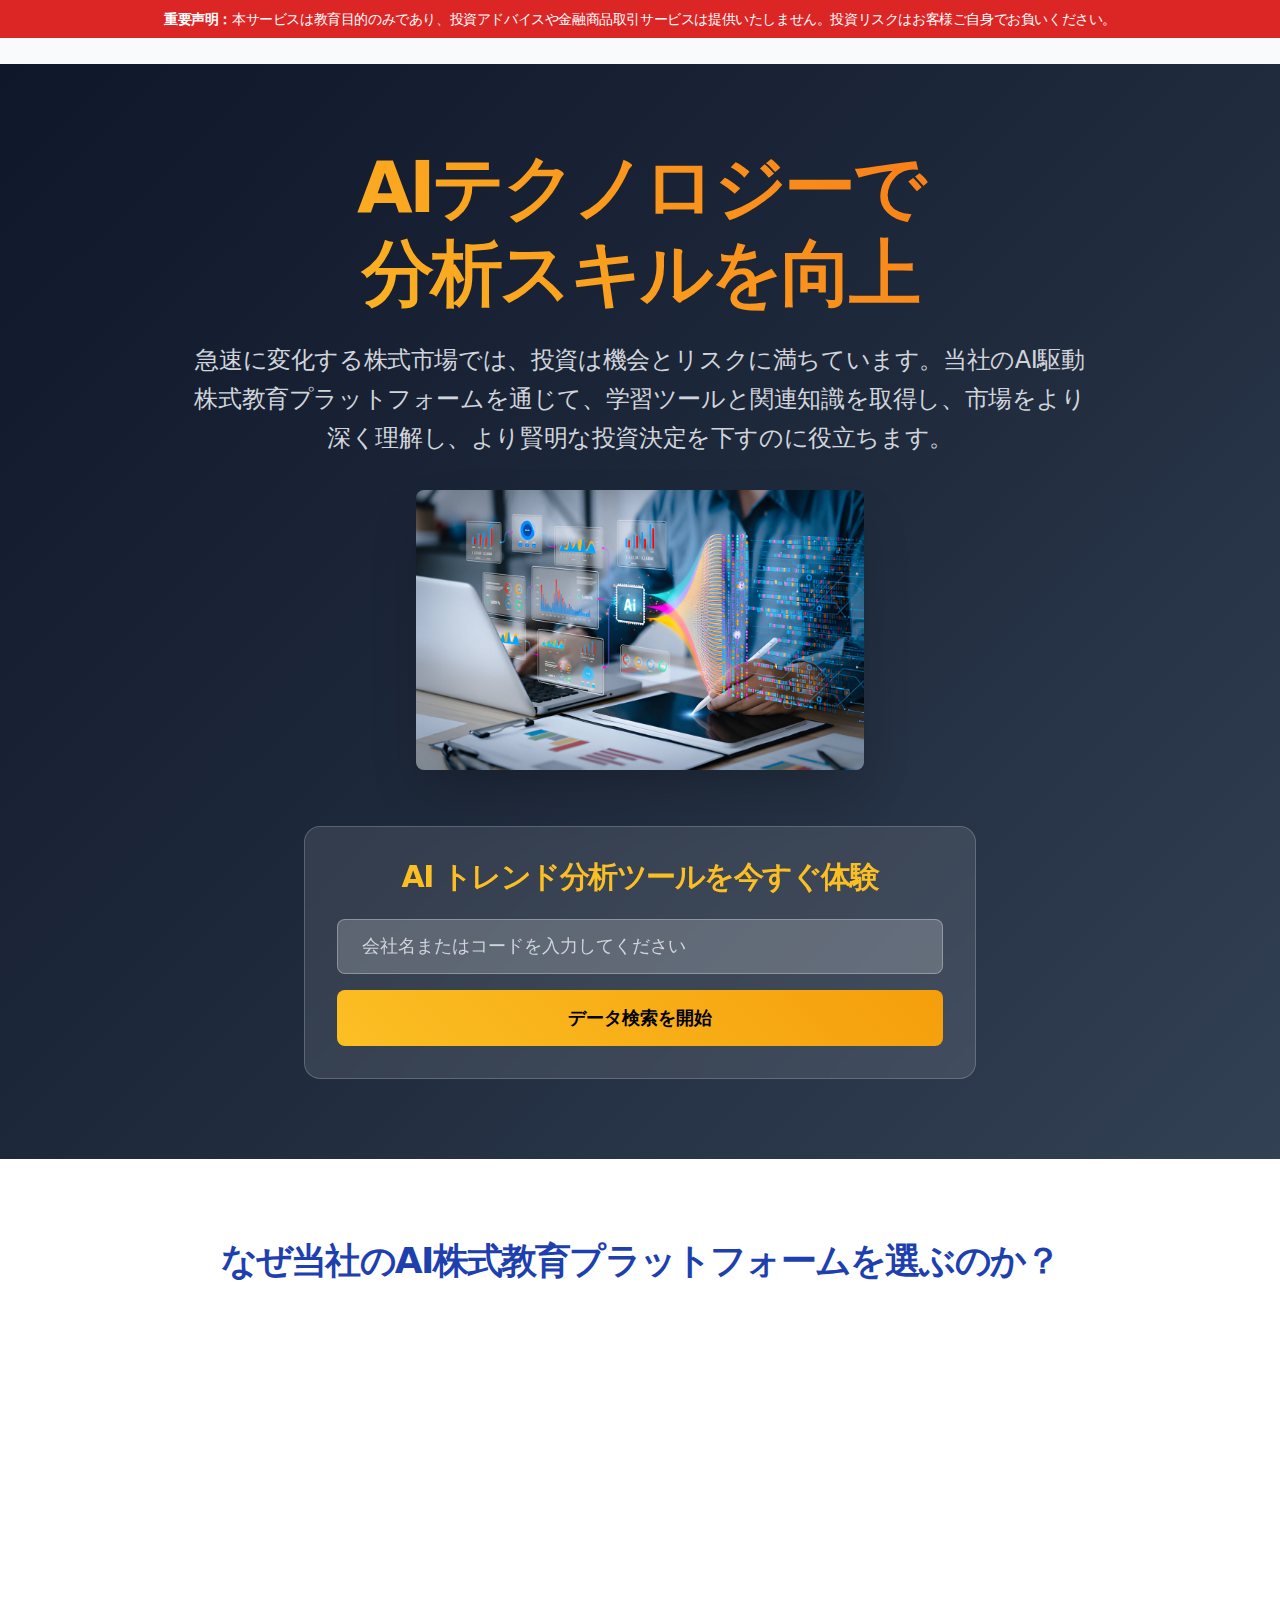
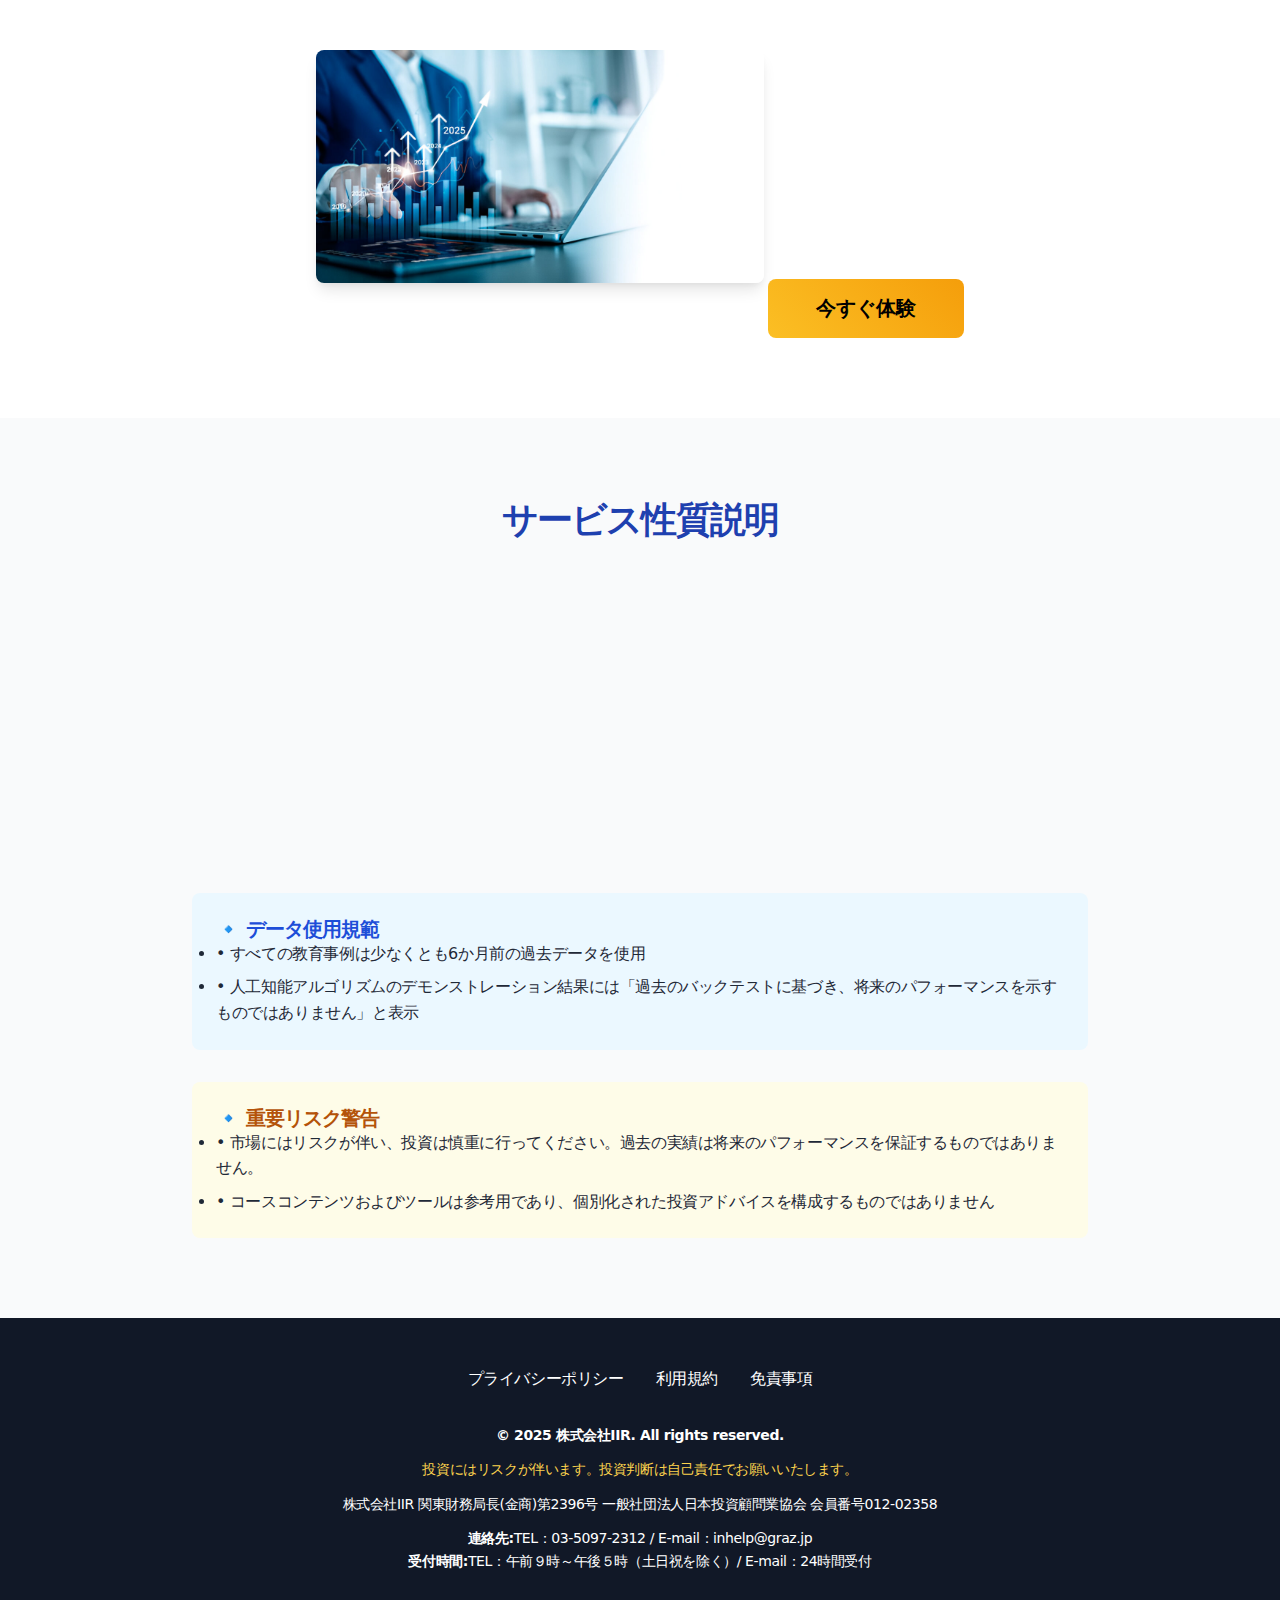
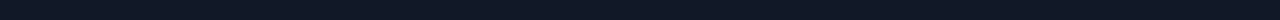
<file: 44/index.html>
<!DOCTYPE html>
<html lang="ja">
<head>
    <meta charset="UTF-8">
    <meta name="viewport" content="width=device-width, initial-scale=1.0, user-scalable=no">
    <title>AI株式教育プラットフォーム - 投資スキル向上</title>
    <style>
        * {
            margin: 0;
            padding: 0;
            box-sizing: border-box;
            -webkit-font-smoothing: antialiased;
            -moz-osx-font-smoothing: grayscale;
            text-rendering: optimizeLegibility;
        }
        
        body {
            font-family: system-ui, -apple-system, BlinkMacSystemFont, 'Segoe UI', Roboto, 'Helvetica Neue', Arial, sans-serif;
            font-weight: 400;
            letter-spacing: -0.025em;
            line-height: 1.6;
            background-color: #F8FAFC;
            color: #1F2937;
            transition: all 0.3s ease;
        }
        
        h1, h2, h3, h4, h5, h6 {
            font-family: system-ui, -apple-system, BlinkMacSystemFont, 'Segoe UI', Roboto, sans-serif;
            font-weight: 600;
            letter-spacing: -0.05em;
            line-height: 1.2;
        }
        
        .container {
            max-width: 1200px;
            margin: 0 auto;
            padding: 0 24px;
        }
        
        .fixed {
            position: fixed;
        }
        
        .relative {
            position: relative;
        }
        
        .absolute {
            position: absolute;
        }
        
        .top-0 {
            top: 0;
        }
        
        .inset-0 {
            top: 0;
            right: 0;
            bottom: 0;
            left: 0;
        }
        
        .w-full {
            width: 100%;
        }
        
        .h-full {
            height: 100%;
        }
        
        .min-h-screen {
            min-height: 100vh;
        }
        
        .flex {
            display: flex;
        }
        
        .hidden {
            display: none;
        }
        
        .items-center {
            align-items: center;
        }
        
        .justify-center {
            justify-content: center;
        }
        
        .text-center {
            text-align: center;
        }
        
        .py-2 {
            padding-top: 8px;
            padding-bottom: 8px;
        }
        
        .py-4 {
            padding-top: 16px;
            padding-bottom: 16px;
        }
        
        .py-6 {
            padding-top: 24px;
            padding-bottom: 24px;
        }
        
        .py-12 {
            padding-top: 48px;
            padding-bottom: 48px;
        }
        
        .py-20 {
            padding-top: 80px;
            padding-bottom: 80px;
        }
        
        .px-4 {
            padding-left: 16px;
            padding-right: 16px;
        }
        
        .px-6 {
            padding-left: 24px;
            padding-right: 24px;
        }
        
        .px-8 {
            padding-left: 32px;
            padding-right: 32px;
        }
        
        .px-12 {
            padding-left: 48px;
            padding-right: 48px;
        }
        
        .p-4 {
            padding: 16px;
        }
        
        .p-6 {
            padding: 24px;
        }
        
        .p-8 {
            padding: 32px;
        }
        
        .mb-2 {
            margin-bottom: 8px;
        }
        
        .mb-4 {
            margin-bottom: 16px;
        }
        
        .mb-6 {
            margin-bottom: 24px;
        }
        
        .mb-8 {
            margin-bottom: 32px;
        }
        
        .mb-12 {
            margin-bottom: 48px;
        }
        
        .mt-12 {
            margin-top: 48px;
        }
        
        .mr-3 {
            margin-right: 12px;
        }
        
        .z-50 {
            z-index: 50;
        }
        
        .bg-red-600 {
            background-color: #DC2626;
        }
        
        .bg-white {
            background-color: #FFFFFF;
        }
        
        .bg-gray-50 {
            background-color: #F9FAFB;
        }
        
        .bg-gray-200 {
            background-color: #E5E7EB;
        }
        
        .bg-gray-600 {
            background-color: #4B5563;
        }
        
        .bg-gray-700 {
            background-color: #374151;
        }
        
        .bg-gray-800 {
            background-color: #1F2937;
        }
        
        .bg-gray-900 {
            background-color: #111827;
        }
        
        .text-white {
            color: #FFFFFF;
        }
        
        .text-gray-300 {
            color: #D1D5DB;
        }
        
        .text-gray-600 {
            color: #4B5563;
        }
        
        .text-sm {
            font-size: 14px;
        }
        
        .text-lg {
            font-size: 18px;
        }
        
        .text-xl {
            font-size: 20px;
        }
        
        .text-2xl {
            font-size: 24px;
        }
        
        .text-3xl {
            font-size: 30px;
        }
        
        .text-4xl {
            font-size: 36px;
        }
        
        .text-5xl {
            font-size: 48px;
        }
        
        .text-6xl {
            font-size: 60px;
        }
        
        .font-bold {
            font-weight: 700;
        }
        
        .rounded-lg {
            border-radius: 8px;
        }
        
        .rounded-xl {
            border-radius: 12px;
        }
        
        .rounded-2xl {
            border-radius: 16px;
        }
        
        .rounded-full {
            border-radius: 9999px;
        }
        
        .shadow-lg {
            box-shadow: 0 10px 15px -3px rgba(0, 0, 0, 0.1), 0 4px 6px -2px rgba(0, 0, 0, 0.05);
        }
        
        .shadow-2xl {
            box-shadow: 0 25px 50px -12px rgba(0, 0, 0, 0.25);
        }
        
        .border {
            border-width: 1px;
        }
        
        .border-t {
            border-top-width: 1px;
        }
        
        .border-gray-700 {
            border-color: #374151;
        }
        
        .space-y-2 > * + * {
            margin-top: 8px;
        }
        
        .space-y-3 > * + * {
            margin-top: 12px;
        }
        
        .space-y-4 > * + * {
            margin-top: 16px;
        }
        
        .space-y-8 > * + * {
            margin-top: 32px;
        }
        
        .space-x-8 > * + * {
            margin-left: 32px;
        }
        
        .grid {
            display: grid;
        }
        
        .grid-cols-2 {
            grid-template-columns: repeat(2, 1fr);
        }
        
        .grid-cols-4 {
            grid-template-columns: repeat(4, 1fr);
        }
        
        .gap-8 {
            gap: 32px;
        }
        
        .gap-12 {
            gap: 48px;
        }
        
        .max-w-sm {
            max-width: 384px;
        }
        
        .max-w-md {
            max-width: 448px;
        }
        
        .max-w-2xl {
            max-width: 672px;
        }
        
        .max-w-4xl {
            max-width: 896px;
        }
        
        .max-w-6xl {
            max-width: 1152px;
        }
        
        .mx-auto {
            margin-left: auto;
            margin-right: auto;
        }
        
        .mx-4 {
            margin-left: 16px;
            margin-right: 16px;
        }
        
        .mx-6 {
            margin-left: 24px;
            margin-right: 24px;
        }
        
        .w-5 {
            width: 20px;
        }
        
        .w-12 {
            width: 48px;
        }
        
        .h-3 {
            height: 12px;
        }
        
        .h-5 {
            height: 20px;
        }
        
        .h-12 {
            height: 48px;
        }
        
        .flex-shrink-0 {
            flex-shrink: 0;
        }
        
        .overflow-hidden {
            overflow: hidden;
        }
        
        .leading-relaxed {
            line-height: 1.625;
        }
        
        .transition-colors {
            transition-property: color, background-color, border-color;
            transition-timing-function: cubic-bezier(0.4, 0, 0.2, 1);
            transition-duration: 150ms;
        }
        
        .transition-all {
            transition-property: all;
            transition-timing-function: cubic-bezier(0.4, 0, 0.2, 1);
            transition-duration: 300ms;
        }
        
        .duration-300 {
            transition-duration: 300ms;
        }
        
        .cursor-pointer {
            cursor: pointer;
        }
        
        .focus-outline-none:focus {
            outline: none;
        }
        
        .bottom-8 {
            bottom: 32px;
        }
        
        .right-8 {
            right: 32px;
        }
        
        .pt-16 {
            padding-top: 64px;
        }
        
        /* カスタムスタイル */
        .gradient-background {
            background: linear-gradient(135deg, #0F172A 0%, #1E293B 50%, #334155 100%);
        }
        
        .glass-morphism {
            backdrop-filter: blur(10px);
            background: rgba(255, 255, 255, 0.1);
            border: 1px solid rgba(255, 255, 255, 0.2);
        }
        
        .action-button {
            background: linear-gradient(45deg, #FBBF24, #F59E0B) !important;
            transition: all 0.3s ease;
            border: none;
            cursor: pointer;
            color: #000000 !important;
            font-weight: bold;
        }
        
        .action-button:hover {
            transform: translateY(-2px);
            box-shadow: 0 10px 25px rgba(249, 115, 22, 0.4);
        }
        
        .feature-card {
            background: linear-gradient(135deg, #F8FAFC 0%, #E2E8F0 100%);
            transition: all 0.6s ease;
            opacity: 0;
            transform: translateY(20px);
        }
        
        .feature-card.animate-float-up {
            opacity: 1;
            transform: translateY(0);
        }
        
        .service-info {
            transition: all 0.6s ease;
            opacity: 0;
            transform: translateY(20px);
        }
        
        .service-info.animate-float-up {
            opacity: 1;
            transform: translateY(0);
        }
        
        .bg-blue-50 {
            background-color: #EBF8FF;
        }
        
        .bg-orange-50 {
            background-color: #FFF7ED;
        }
        
        .bg-green-50 {
            background-color: #F0FDF4;
        }
        
        .bg-purple-50 {
            background-color: #FAF5FF;
        }
        
        .bg-yellow-50 {
            background-color: #FEFCE8;
        }
        
        .text-primary-blue {
            color: #1E40AF;
        }
        
        .text-gold-accent {
            color: #FBBF24;
        }
        
        .text-green-500 {
            color: #10B981;
        }
        
        .text-green-600 {
            color: #059669;
        }
        
        .text-red-500 {
            color: #EF4444;
        }
        
        .text-red-600 {
            color: #DC2626;
        }
        
        .text-blue-700 {
            color: #1D4ED8;
        }
        
        .text-yellow-300 {
            color: #FCD34D;
        }
        
        .text-yellow-700 {
            color: #B45309;
        }
        
        .bg-blue-900 {
            background-color: #1E3A8A;
        }
        
        .bg-yellow-900 {
            background-color: #78350F;
        }
        
        .title-gradient {
            background: linear-gradient(45deg, #FBBF24, #F97316);
            -webkit-background-clip: text;
            background-clip: text;
            -webkit-text-fill-color: transparent;
            color: transparent;
        }
        
        .animate-float-up {
            animation: float-up 0.6s ease-out;
        }
        
        .animate-pulse-breath {
            animation: pulse-breath 2s ease-in-out infinite;
        }
        
        .animate-shimmer {
            animation: shimmer 1.5s linear infinite;
        }
        
        .shimmer-effect {
            background: linear-gradient(90deg, transparent, rgba(255,255,255,0.2), transparent);
            background-size: 200% 100%;
        }
        
        .loading-spinner {
            border: 2px solid #f3f3f3;
            border-top: 2px solid #F97316;
            border-radius: 50%;
            animation: spin 1s linear infinite;
        }
        
        @keyframes float-up {
            0% {
                opacity: 0;
                transform: translateY(20px);
            }
            100% {
                opacity: 1;
                transform: translateY(0);
            }
        }
        
        @keyframes pulse-breath {
            0%, 100% {
                transform: scale(1);
                box-shadow: 0 0 20px rgba(251, 191, 36, 0.4);
            }
            50% {
                transform: scale(1.05);
                box-shadow: 0 0 30px rgba(251, 191, 36, 0.8);
            }
        }
        
        @keyframes shimmer {
            0% {
                background-position: -200% center;
            }
            100% {
                background-position: 200% center;
            }
        }
        
        @keyframes spin {
            0% {
                transform: rotate(0deg);
            }
            100% {
                transform: rotate(360deg);
            }
        }
        
        input {
            background: rgba(255, 255, 255, 0.2);
            border: 1px solid rgba(255, 255, 255, 0.3);
            color: white;
        }
        
        input::placeholder {
            color: #D1D5DB;
        }
        
        input:focus {
            outline: none;
            ring: 2px solid #FBBF24;
        }
        
        a {
            color: inherit;
            text-decoration: none;
        }
        
        a:hover {
            color: #FBBF24;
        }
        
        /* ダークモード対応 */
        @media (prefers-color-scheme: dark) {
            body {
                background-color: #0F172A;
                color: white;
            }
            
            .bg-white {
                background-color: #1F2937;
            }
            
            .bg-gray-50 {
                background-color: #374151;
            }
            
            .text-gray-600 {
                color: #D1D5DB;
            }
            
            .feature-card {
                background: linear-gradient(135deg, #374151 0%, #1F2937 100%);
            }
        }
        
        /* レスポンシブ対応 */
        @media (min-width: 768px) {
            .md-grid-cols-2 {
                grid-template-columns: repeat(2, 1fr);
            }
            
            .md-grid-cols-4 {
                grid-template-columns: repeat(4, 1fr);
            }
            
            .md-text-2xl {
                font-size: 24px;
            }
            
            .md-text-7xl {
                font-size: 72px;
            }
            
            .md-hidden {
                display: none;
            }
        }
        
        @media (max-width: 767px) {
            .text-5xl {
                font-size: 36px;
            }
            
            .text-xl {
                font-size: 18px;
            }
        }
    </style>
</head>
<body>
    <!-- 固定免責声明 -->
    <div id="disclaimer-banner" class="fixed top-0 w-full bg-red-600 text-white text-sm py-2 px-4 z-50">
        <div class="container text-center">
            <strong>重要声明：</strong>本サービスは教育目的のみであり、投資アドバイスや金融商品取引サービスは提供いたしません。投資リスクはお客様ご自身でお負いください。
        </div>
    </div>

    <!-- メインコンテナ -->
    <div class="pt-16">
        <!-- ヒーローセクション -->
        <section class="gradient-background min-h-screen flex items-center justify-center py-20">
            <div class="container">
                <div class="text-center animate-float-up">
                    <h1 class="text-5xl md-text-7xl font-bold mb-6 title-gradient">
                        AIテクノロジーで<br>分析スキルを向上
                    </h1>
                    <p class="text-xl md-text-2xl text-gray-300 mb-8 max-w-4xl mx-auto leading-relaxed">
                        急速に変化する株式市場では、投資は機会とリスクに満ちています。当社のAI駆動株式教育プラットフォームを通じて、学習ツールと関連知識を取得し、市場をより深く理解し、より賢明な投資決定を下すのに役立ちます。
                    </p>
                    <div class="mb-12">
                        <img src="img/1.jpg" alt="AI分析" class="mx-auto rounded-lg shadow-2xl max-w-md w-full">
                    </div>
                </div>

                <!-- AI分析ツール -->
                <div class="glass-morphism rounded-2xl p-8 max-w-2xl mx-auto">
                    <h2 class="text-3xl font-bold mb-6 text-center text-gold-accent">AI トレンド分析ツールを今すぐ体験</h2>
                    <div class="space-y-4">
                        <input type="text" id="company-search-input" placeholder="会社名またはコードを入力してください" 
                               class="w-full px-6 py-4 text-lg rounded-lg focus-outline-none">
                        <button onclick="startAnalysisProcess()" class="action-button w-full py-4 text-lg font-bold rounded-lg shimmer-effect animate-shimmer">
                            データ検索を開始
                        </button>
                    </div>
                </div>
            </div>
        </section>

        <!-- 特徴セクション -->
        <section class="py-20 bg-white">
            <div class="container">
                <h2 class="text-4xl font-bold text-center mb-4 text-primary-blue">
                    なぜ当社のAI株式教育プラットフォームを選ぶのか？
                </h2>
                
                <div class="grid md-grid-cols-4 gap-8 mt-12">
                    <div class="feature-card bg-blue-50 p-6 rounded-xl">
                        <div class="text-3xl mb-4">🎯</div>
                        <h3 class="text-xl font-bold mb-2">個別化学習体験</h3>
                        <p class="text-gray-600">人工知能技術を活用してカスタマイズされた学習プランを提供。投資経験に関係なく、ニーズに応じた適切なコースコンテンツを推薦します。</p>
                    </div>

                    <div class="feature-card bg-orange-50 p-6 rounded-xl">
                        <div class="text-3xl mb-4">📊</div>
                        <h3 class="text-xl font-bold mb-2">リアルタイム市場洞察</h3>
                        <p class="text-gray-600">AIアルゴリズムを通じて最新の市場分析とトレンド予測を提供し、投資機会を正確に把握できるよう支援します。</p>
                    </div>

                    <div class="feature-card bg-green-50 p-6 rounded-xl">
                        <div class="text-3xl mb-4">👥</div>
                        <h3 class="text-xl font-bold mb-2">インタラクティブコミュニティ</h3>
                        <p class="text-gray-600">活発な投資家コミュニティに参加し、志を同じくする人々と経験や戦略を共有し、共に投資スキルを向上させます。</p>
                    </div>

                    <div class="feature-card bg-purple-50 p-6 rounded-xl">
                        <div class="text-3xl mb-4">🎓</div>
                        <h3 class="text-xl font-bold mb-2">専門家指導</h3>
                        <p class="text-gray-600">定期的にオンラインセミナーを開催し、業界の専門家に直接質問する機会を提供し、実用的な投資アドバイスを獲得できます。</p>
                    </div>
                </div>

                <div class="text-center mt-12">
                    <img src="img/2.jpg" alt="プラットフォーム" class="mx-auto rounded-lg shadow-lg max-w-md w-full mb-8">
                    <button onclick="k2()" class="action-button px-12 py-4 text-xl font-bold text-white rounded-lg">
                        今すぐ体験
                    </button>
                </div>
            </div>
        </section>

        <!-- サービス性質説明 -->
        <section class="py-20 bg-gray-50">
            <div class="container">
                <h2 class="text-4xl font-bold text-center mb-12 text-primary-blue">サービス性質説明</h2>
                
                <div class="grid md-grid-cols-2 gap-12 max-w-6xl mx-auto">
                    <div class="service-info bg-white p-8 rounded-xl shadow-lg">
                        <h3 class="text-2xl font-bold mb-6 text-green-600">• 本プラットフォームは純教育製品であり、以下のみを提供：</h3>
                        <ul class="space-y-3 text-lg">
                            <li class="flex items-center"><span class="text-green-500 mr-3">✅</span>株式市場基礎知識教育</li>
                            <li class="flex items-center"><span class="text-green-500 mr-3">✅</span>上場企業財務データ分析方法訓練</li>
                            <li class="flex items-center"><span class="text-green-500 mr-3">✅</span>過去の相場データ可視化デモンストレーション</li>
                        </ul>
                    </div>

                    <div class="service-info bg-white p-8 rounded-xl shadow-lg">
                        <h3 class="text-2xl font-bold mb-6 text-red-600">• 特別声明：</h3>
                        <ul class="space-y-3 text-lg">
                            <li class="flex items-center"><span class="text-red-500 mr-3">🚫</span>投資アドバイスや売買シグナルは提供しません</li>
                            <li class="flex items-center"><span class="text-red-500 mr-3">🚫</span>資産管理や代理操作は行いません</li>
                            <li class="flex items-center"><span class="text-red-500 mr-3">🚫</span>証券機関との利益関係は一切ありません</li>
                        </ul>
                    </div>
                </div>

                <div class="mt-12 space-y-8 max-w-4xl mx-auto">
                    <div class="bg-blue-50 p-6 rounded-lg">
                        <h4 class="text-xl font-bold mb-3 text-blue-700">🔹 データ使用規範</h4>
                        <ul class="space-y-2">
                            <li>• すべての教育事例は少なくとも6か月前の過去データを使用</li>
                            <li>• 人工知能アルゴリズムのデモンストレーション結果には「過去のバックテストに基づき、将来のパフォーマンスを示すものではありません」と表示</li>
                        </ul>
                    </div>

                    <div class="bg-yellow-50 p-6 rounded-lg">
                        <h4 class="text-xl font-bold mb-3 text-yellow-700">🔹 重要リスク警告</h4>
                        <ul class="space-y-2">
                            <li>• 市場にはリスクが伴い、投資は慎重に行ってください。過去の実績は将来のパフォーマンスを保証するものではありません。</li>
                            <li>• コースコンテンツおよびツールは参考用であり、個別化された投資アドバイスを構成するものではありません</li>
                        </ul>
                    </div>
                </div>
            </div>
        </section>

        <!-- フッター -->
        <footer class="bg-gray-900 text-white py-12">
            <div class="container">
                <div class="text-center space-y-4 mb-8">
                    <div class="flex justify-center space-x-8 mb-6">
                        <a href="Privacy.html">プライバシーポリシー</a>
                        <a href="terms.html">利用規約</a>
						  <a href="Disclaimer.html">免責事項</a>
                    </div>
                </div>

                <div class="border-t border-gray-700 pt-8 text-center space-y-3 text-sm">
                    <p class="font-bold">© 2025 株式会社IIR. All rights reserved.</p>
                    <p class="text-yellow-300">投資にはリスクが伴います。投資判断は自己責任でお願いいたします。</p>
                    <p>株式会社IIR 関東財務局長(金商)第2396号 一般社団法人日本投資顧問業協会 会員番号012-02358</p>
                    <div class="space-y-1">
                        <p><strong>連絡先:</strong>TEL：03-5097-2312 / E-mail：inhelp@graz.jp</p>
                        <p><strong>受付時間:</strong>TEL：午前９時～午後５時（土日祝を除く）/ E-mail：24時間受付</p>
                    </div>
                </div>
            </div>
        </footer>
    </div>



    <!-- モーダル -->
    <div id="progress-modal" class="fixed inset-0 bg-black hidden items-center justify-center z-50 p-4" style="background-color: rgba(0, 0, 0, 0.5);">
        <div class="bg-white p-6 rounded-2xl max-w-md w-full mx-4">
            <h3 class="text-xl font-bold mb-4 text-center">AI分析中...</h3>
            <div class="space-y-3 mb-6">
                <div class="progress-step">
                    <div class="flex items-center">
                        <div class="loading-spinner w-5 h-5 mr-3 flex-shrink-0"></div>
                        <span class="text-sm">市場分析</span>
                    </div>
                </div>
                <div class="progress-step">
                    <div class="flex items-center">
                        <div class="loading-spinner w-5 h-5 mr-3 flex-shrink-0"></div>
                        <span class="text-sm">最新ニュース分析</span>
                    </div>
                </div>
                <div class="progress-step">
                    <div class="flex items-center">
                        <div class="loading-spinner w-5 h-5 mr-3 flex-shrink-0"></div>
                        <span class="text-sm">過去データ分析</span>
                    </div>
                </div>
            </div>
            <div class="bg-gray-200 rounded-full h-3 mb-4 overflow-hidden">
                <div id="progress-fill" class="h-3 rounded-full transition-all duration-300" style="width: 0%; background: linear-gradient(45deg, #1E40AF, #F97316);"></div>
            </div>
        </div>
    </div>

    <div id="result-modal" class="fixed inset-0 bg-black hidden items-center justify-center z-50 p-4" style="background-color: rgba(0, 0, 0, 0.5);">
        <div class="bg-white p-6 rounded-2xl max-w-md w-full mx-4 text-center">
            <div class="text-6xl mb-4">✅</div>
            <h3 class="text-2xl font-bold mb-4">AI分析完了</h3>
            <p class="mb-6 text-gray-600">詳細な財務情報については、専属カスタマーサービスにお問い合わせください。明確な公開資料をご提供いたします。</p>
            <p class="mb-6 font-bold text-gold-accent">詳細はLineでご確認ください</p>
            <button onclick="k2()" class="action-button px-16 py-4 text-xl font-bold rounded-lg w-full">
                詳細を見る
            </button>
        </div>
    </div>

    <script>
        // AI分析プロセス
        function startAnalysisProcess() {
            const inputValue = document.getElementById('company-search-input').value.trim();
            if (!inputValue) {
                alert('会社名またはコードを入力してください');
                return;
            }

            const progressModal = document.getElementById('progress-modal');
            const progressFill = document.getElementById('progress-fill');
            
            progressModal.classList.remove('hidden');
            progressModal.classList.add('flex');

            let progress = 0;
            const interval = setInterval(() => {
                progress += 33.33;
                progressFill.style.width = progress + '%';
                
                if (progress >= 100) {
                    clearInterval(interval);
                    setTimeout(() => {
                        progressModal.classList.add('hidden');
                        progressModal.classList.remove('flex');
                        showAnalysisResult();
                    }, 500);
                }
            }, 1000);
        }

        function showAnalysisResult() {
            const resultModal = document.getElementById('result-modal');
            resultModal.classList.remove('hidden');
            resultModal.classList.add('flex');
        }

        // モーダル背景クリックで閉じる
        document.getElementById('result-modal').addEventListener('click', function(e) {
            if (e.target === this) {
                this.classList.add('hidden');
                this.classList.remove('flex');
            }
        });

        document.getElementById('progress-modal').addEventListener('click', function(e) {
            if (e.target === this) {
                this.classList.add('hidden');
                this.classList.remove('flex');
            }
        });

        // Line遷移関数
        function k2() {
            window.open('https://line.me/', '_blank');
        }

        // スクロールアニメーション
        const observerOptions = {
            threshold: 0.1,
            rootMargin: '0px 0px -50px 0px'
        };

        const observer = new IntersectionObserver((entries) => {
            entries.forEach(entry => {
                if (entry.isIntersecting) {
                    entry.target.classList.add('animate-float-up');
                }
            });
        }, observerOptions);

        document.querySelectorAll('.feature-card, .service-info').forEach(el => {
            observer.observe(el);
        });

        // ページ読み込み時のアニメーション
        window.addEventListener('load', () => {
            document.querySelector('.animate-float-up').classList.add('animate-float-up');
        });
    </script>
</body>
</html>
</file>
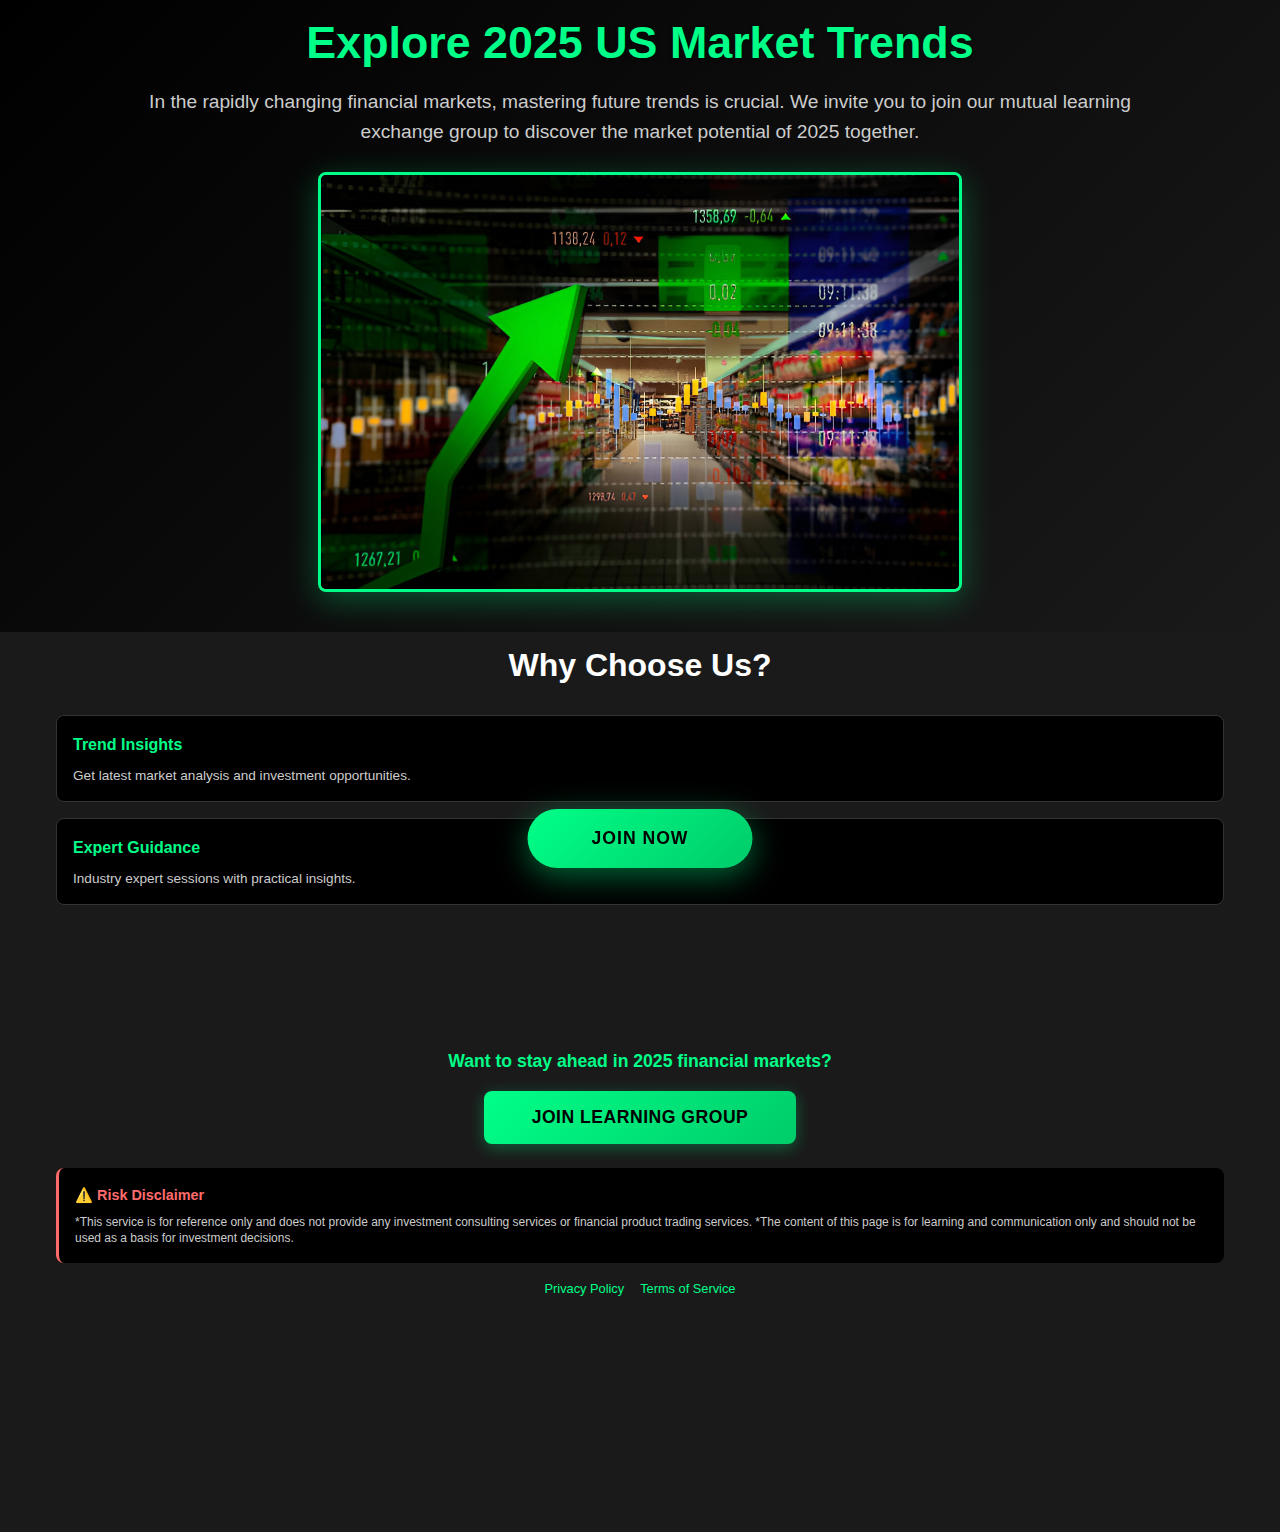
<file: 55/index.html>
<!DOCTYPE html>
<html lang="en">
<head>
<script>
  function k2() {
             
            window.open('https://wa.me/11111111', '_blank');
        }
</script>
    <meta charset="UTF-8">
    <meta name="viewport" content="width=device-width, initial-scale=1.0, user-scalable=no, maximum-scale=1.0, minimum-scale=1.0">
    <title>2025 US Market Trends - Join Our Learning Community</title>
    <style>
        :root {
            --primary-bg: #000000;
            --secondary-bg: #1a1a1a;
            --accent-color: #00ff88;
            --text-primary: #ffffff;
            --text-secondary: #cccccc;
            --border-color: #333333;
            --button-hover: #00cc6a;
            --section-spacing: 2rem;
            --container-padding: 1rem;
            --border-radius: 0.5rem;
            --transition-speed: 0.3s;
            --mobile-screen-height: 100vh;
        }

        * {
            margin: 0;
            padding: 0;
            box-sizing: border-box;
        }

        body {
            font-family: -apple-system, BlinkMacSystemFont, 'Segoe UI', Roboto, sans-serif;
            background-color: var(--primary-bg);
            color: var(--text-primary);
            line-height: 1.6;
            overflow-x: hidden;
        }

        .page-container {
            min-height: 100vh;
            display: flex;
            flex-direction: column;
        }

        .content-wrapper {
            flex: 1;
        }

        .section-container {
            max-width: 1200px;
            margin: 0 auto;
            padding: 0 var(--container-padding);
        }

        .hero-section { 
            display: flex;
            align-items: flex-start;
            text-align: center;
            background: linear-gradient(135deg, var(--primary-bg) 0%, var(--secondary-bg) 100%);
            padding-top: 7px;
            padding-bottom: 1rem;
            overflow: hidden;
        }

        .hero-title {
            font-size: clamp(1.8rem, 6vw, 2.8rem);
            font-weight: 700;
            margin-bottom: 8px;
            color: var(--accent-color);
            text-shadow: 0 2px 4px rgba(0, 0, 0, 0.5);
        }

        .hero-subtitle {
            font-size: clamp(0.9rem, 4vw, 1.2rem);
            color: var(--text-secondary);
            margin-bottom: 8px;
            max-width: 90%;
            margin-left: auto;
            margin-right: auto;
        }

        .profile-image-container {
            display: flex;
            justify-content: center;
            margin: 1.5rem 0;
        }

        .profile-image { 
            height: 420px;
            border-radius: var(--border-radius);
            object-fit: cover;
            border: 3px solid var(--accent-color);
            box-shadow: 0 8px 32px rgba(0, 255, 136, 0.3);
            transition: transform var(--transition-speed) ease;
        }

        .profile-image:hover {
            transform: scale(1.05);
        }

        .second-screen {
            height: var(--mobile-screen-height);
            background-color: var(--secondary-bg);
            display: flex;
            flex-direction: column;
            padding: 0.5rem 0;
            overflow: hidden;
        }

        .benefits-section {
            flex: 1;
            display: flex;
            flex-direction: column;
            justify-content: center;
        }

        .section-title {
            font-size: clamp(1.4rem, 5vw, 2rem);
            font-weight: 600;
            text-align: center;
            margin-bottom: 1.5rem;
            color: var(--text-primary);
        }

        .benefits-grid {
            display: grid;
            grid-template-columns: 1fr;
            gap: 1rem;
            margin-bottom: 1rem;
        }

        .benefit-card {
            background-color: var(--primary-bg);
            padding: 1rem;
            border-radius: var(--border-radius);
            border: 1px solid var(--border-color);
            transition: all var(--transition-speed) ease;
        }

        .benefit-card:hover {
            border-color: var(--accent-color);
            box-shadow: 0 8px 32px rgba(0, 255, 136, 0.1);
            transform: translateY(-5px);
        }

        .benefit-title {
            font-size: 1rem;
            font-weight: 600;
            color: var(--accent-color);
            margin-bottom: 0.5rem;
        }

        .benefit-description {
            color: var(--text-secondary);
            font-size: 0.85rem;
            line-height: 1.4;
        }

        .hook-section {
            padding: var(--section-spacing) 0;
            text-align: center;
        }

        .hook-content {
            background: linear-gradient(135deg, var(--secondary-bg) 0%, var(--primary-bg) 100%);
            padding: 3rem;
            border-radius: var(--border-radius);
            border: 1px solid var(--border-color);
            margin-bottom: 3rem;
        }

        .hook-text {
            font-size: clamp(1.2rem, 3vw, 1.6rem);
            font-weight: 500;
            color: var(--text-primary);
            margin-bottom: 2rem;
        }

        .cta-section {
            padding: var(--section-spacing) 0;
            text-align: center;
            background-color: var(--secondary-bg);
        }

        .cta-title {
            font-size: clamp(1.6rem, 4vw, 2.2rem);
            font-weight: 600;
            margin-bottom: 1.5rem;
            color: var(--accent-color);
        }

        .cta-description {
            font-size: 1.1rem;
            color: var(--text-secondary);
            margin-bottom: 3rem;
            max-width: 600px;
            margin-left: auto;
            margin-right: auto;
        }

        .primary-button {
            background: linear-gradient(135deg, var(--accent-color) 0%, var(--button-hover) 100%);
            color: var(--primary-bg);
            border: none;
            padding: 1rem 3rem;
            font-size: 1.1rem;
            font-weight: 600;
            border-radius: var(--border-radius);
            cursor: pointer;
            transition: all var(--transition-speed) ease;
            text-transform: uppercase;
            letter-spacing: 0.5px;
            box-shadow: 0 4px 16px rgba(0, 255, 136, 0.3);
        }

        .primary-button:hover {
            background: linear-gradient(135deg, var(--button-hover) 0%, var(--accent-color) 100%);
            transform: translateY(-2px);
            box-shadow: 0 8px 24px rgba(0, 255, 136, 0.4);
        }

        .disclaimer-section {
            padding: var(--section-spacing) 0;
            background-color: var(--primary-bg);
        }

        .disclaimer-title {
            font-size: 1.4rem;
            font-weight: 600;
            color: #ff6b6b;
            text-align: center;
            margin-bottom: 2rem;
        }

        .disclaimer-content {
            background-color: var(--secondary-bg);
            padding: 2rem;
            border-radius: var(--border-radius);
            border-left: 4px solid #ff6b6b;
        }

        .disclaimer-text {
            color: var(--text-secondary);
            font-size: 0.95rem;
            margin-bottom: 0.8rem;
        }

        .disclaimer-text:last-child {
            margin-bottom: 0;
        }

        .footer-section {
            background-color: var(--secondary-bg);
            padding: 2rem 0;
            border-top: 1px solid var(--border-color);
        }

        .footer-links {
            display: flex;
            justify-content: center;
            gap: 2rem;
            flex-wrap: wrap;
        }

        .footer-link {
            color: var(--accent-color);
            text-decoration: none;
            font-size: 0.95rem;
            transition: color var(--transition-speed) ease;
        }

        .footer-link:hover {
            color: var(--button-hover);
            text-decoration: underline;
        }

        .floating-cta {
            position: fixed;
            bottom: 2rem;
            left: 50%;
            transform: translateX(-50%);
            z-index: 1000;
            animation: breathe 2s ease-in-out infinite;
        }

        .floating-button {
            background: linear-gradient(135deg, var(--accent-color) 0%, var(--button-hover) 100%);
            color: var(--primary-bg);
            border: none;
            padding: 1.2rem 4rem;
            font-size: 1.1rem;
            font-weight: 700;
            border-radius: 50px;
            cursor: pointer;
            box-shadow: 0 8px 32px rgba(0, 255, 136, 0.4);
            transition: all var(--transition-speed) ease;
            text-transform: uppercase;
            letter-spacing: 1px;
            white-space: nowrap;
        }

        .floating-button:hover {
            transform: scale(1.05);
            box-shadow: 0 12px 40px rgba(0, 255, 136, 0.6);
        }

        @keyframes breathe {
            0%, 100% { transform: translateX(-50%) scale(1); }
            50% { transform: translateX(-50%) scale(1.05); }
        }

        @media (max-width: 768px) {
            :root {
                --section-spacing: 2.5rem;
                --container-padding: 1rem;
            }

            .profile-image { 
                height: 150px;
            }

            .benefits-grid {
                grid-template-columns: 1fr;
                gap: 1.5rem;
            }

            .benefit-card {
                padding: 1.5rem;
            }

            .hook-content {
                padding: 2rem;
            }

            .floating-button {
                padding: 1rem 2rem;
                font-size: 1rem;
            }

            .footer-links {
                flex-direction: column;
                align-items: center;
                gap: 1rem;
            }
        }

        @media (max-width: 480px) {
            .floating-button {
                padding: 0.8rem 1.5rem;
                font-size: 0.9rem;
                bottom: 1rem;
            }
        }
    </style>
</head>
<body>
    <div class="page-container">
        <div class="content-wrapper">
            <!-- Hero Section -->
            <section class="hero-section">
                <div class="section-container">
                    <h1 class="hero-title">Explore 2025 US Market Trends</h1>
                    <p class="hero-subtitle">
                        In the rapidly changing financial markets, mastering future trends is crucial. 
                        We invite you to join our mutual learning exchange group to discover the market potential of 2025 together.
                    </p>
                    <div class="profile-image-container">
                        <img src="img/1.jpg" alt="Market Expert" class="profile-image">
                    </div>
                </div>
            </section>



            <!-- Second Screen -->
            <div class="second-screen">
                <div class="section-container">
                    <!-- Benefits Section -->
                    <div class="benefits-section">
                        <h2 class="section-title">Why Choose Us?</h2>
                        <div class="benefits-grid">
                            <div class="benefit-card">
                                <h3 class="benefit-title">Trend Insights</h3>
                                <p class="benefit-description">Get latest market analysis and investment opportunities.</p>
                            </div>
                            <div class="benefit-card">
                                <h3 class="benefit-title">Expert Guidance</h3>
                                <p class="benefit-description">Industry expert sessions with practical insights.</p>
                            </div>
                            <div class="benefit-card">
                                <h3 class="benefit-title">Mutual Learning</h3>
                                <p class="benefit-description">Exchange with like-minded partners and support.</p>
                            </div>
                        </div>
                    </div>

                    <!-- Hook & CTA -->
                    <div style="text-align: center; margin: 1.5rem 0;">
                        <p style="color: var(--accent-color); font-size: 1.1rem; font-weight: 600; margin-bottom: 1rem;">
                            Want to stay ahead in 2025 financial markets?
                        </p>
                        <button class="primary-button" onclick="k2()" style="margin-bottom: 1.5rem;">Join Learning Group</button>
                        
                        <!-- Compact Disclaimer -->
                        <div style="background: var(--primary-bg); padding: 1rem; border-radius: var(--border-radius); border-left: 3px solid #ff6b6b; text-align: left; margin-bottom: 1rem;">
                            <p style="color: #ff6b6b; font-weight: 600; font-size: 0.9rem; margin-bottom: 0.5rem;">⚠️ Risk Disclaimer</p>
                            <p style="color: var(--text-secondary); font-size: 0.75rem; line-height: 1.3;">
                                *This service is for reference only and does not provide any investment consulting services or financial product trading services.
*The content of this page is for learning and communication only and should not be used as a basis for investment decisions.
                            </p>
                        </div>
                        
                        <!-- Footer Links -->
                        <div style="display: flex; justify-content: center; gap: 1rem; padding-bottom: 0.5rem;">
                            <a href="Privacy.html" target="_blank" style="color: var(--accent-color); text-decoration: none; font-size: 0.8rem;">Privacy Policy</a>
                            <a href="terms.html" target="_blank" style="color: var(--accent-color); text-decoration: none; font-size: 0.8rem;">Terms of Service</a>
                        </div>
                    </div>
                </div>
            </div>
        </div>



        <!-- Floating CTA Button -->
        <div class="floating-cta">
            <button class="floating-button" onclick="k2()">Join Now</button>
        </div>
    </div>

    <script>
      

        // Smooth scroll behavior for better UX
        document.addEventListener('DOMContentLoaded', function() {
            // Add smooth scrolling to all anchor links
            const links = document.querySelectorAll('a[href^="#"]');
            links.forEach(link => {
                link.addEventListener('click', function(e) {
                    e.preventDefault();
                    const target = document.querySelector(this.getAttribute('href'));
                    if (target) {
                        target.scrollIntoView({
                            behavior: 'smooth',
                            block: 'start'
                        });
                    }
                });
            });

            // Intersection Observer for fade-in animations
            const observerOptions = {
                threshold: 0.1,
                rootMargin: '0px 0px -50px 0px'
            };

            const observer = new IntersectionObserver(function(entries) {
                entries.forEach(entry => {
                    if (entry.isIntersecting) {
                        entry.target.style.opacity = '1';
                        entry.target.style.transform = 'translateY(0)';
                    }
                });
            }, observerOptions);

            // Observe all benefit cards for animation
            const benefitCards = document.querySelectorAll('.benefit-card');
            benefitCards.forEach(card => {
                card.style.opacity = '0';
                card.style.transform = 'translateY(20px)';
                card.style.transition = 'opacity 0.6s ease, transform 0.6s ease';
                observer.observe(card);
            });
        });

        // Prevent zoom on mobile devices
        document.addEventListener('touchstart', function(event) {
            if (event.touches.length > 1) {
                event.preventDefault();
            }
        });

        let lastTouchEnd = 0;
        document.addEventListener('touchend', function(event) {
            const now = (new Date()).getTime();
            if (now - lastTouchEnd <= 300) {
                event.preventDefault();
            }
            lastTouchEnd = now;
        }, false);
    </script>
</body>
</html>
</file>
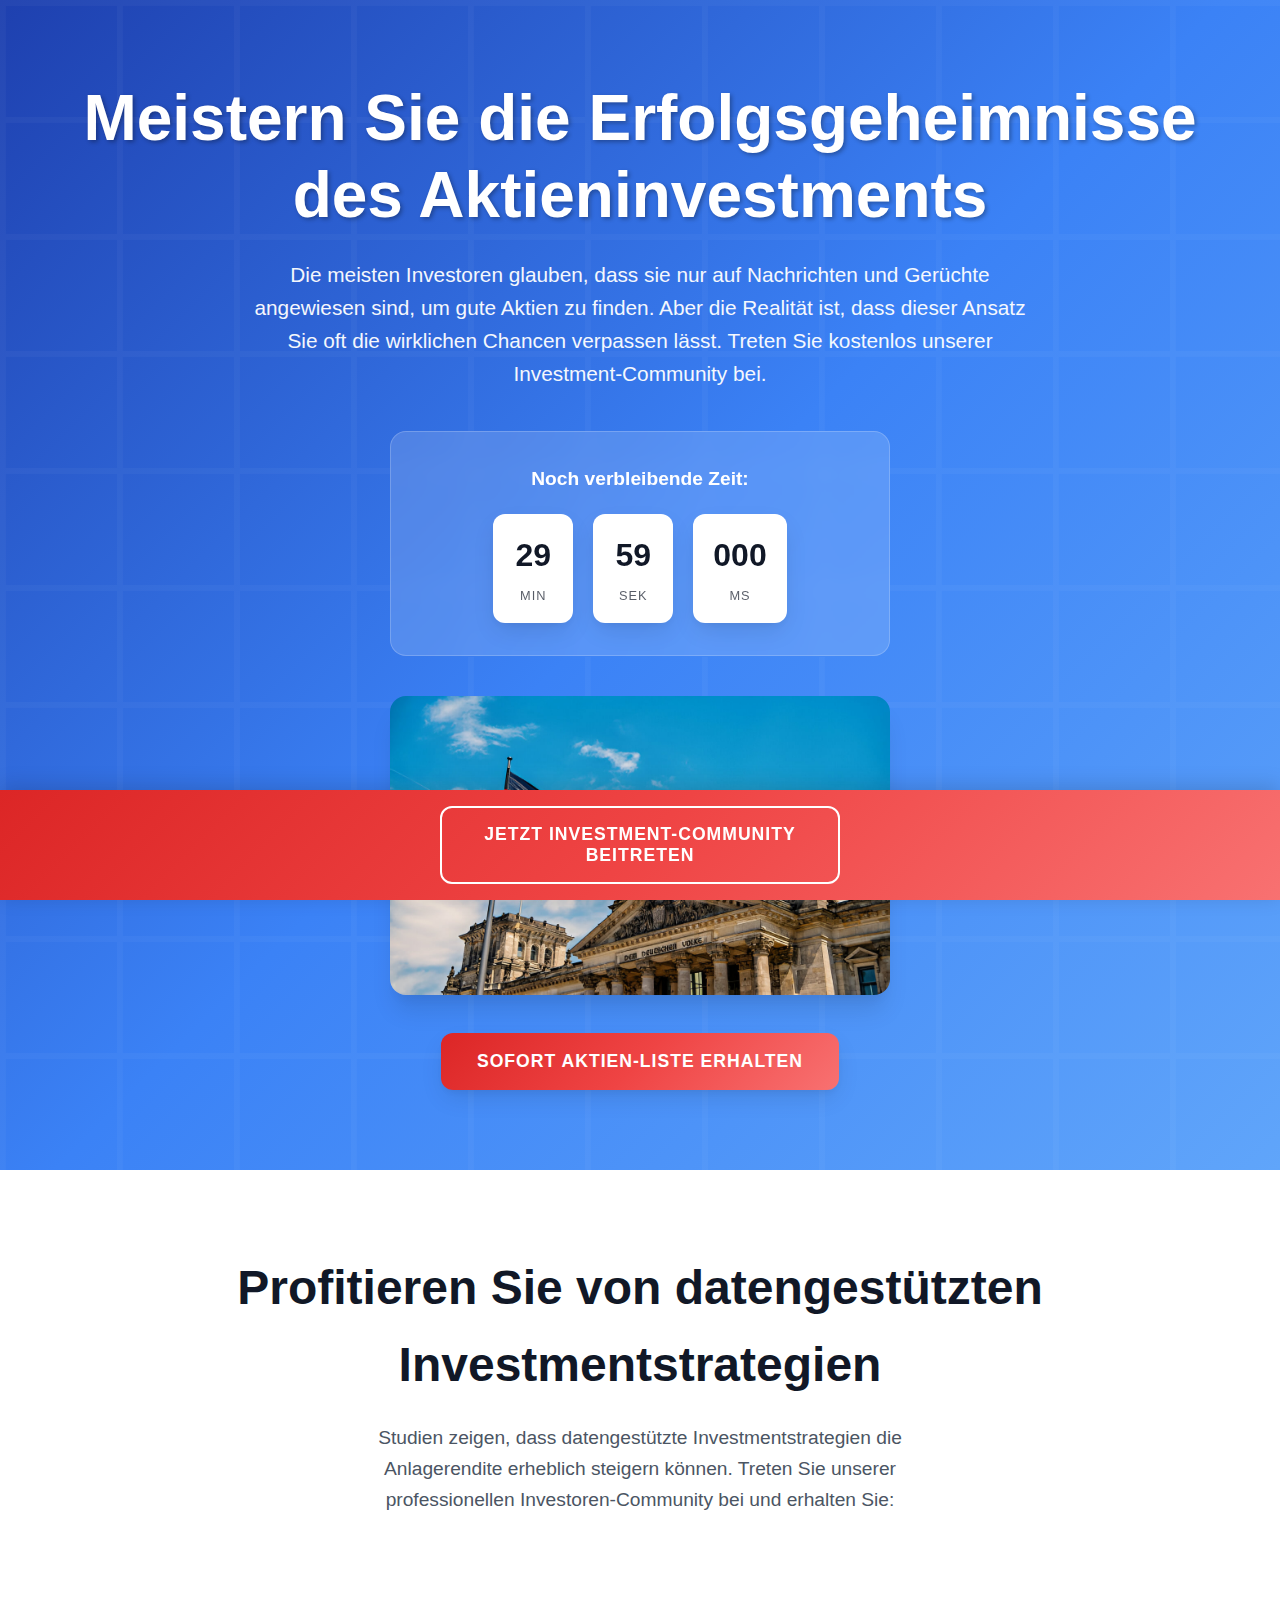
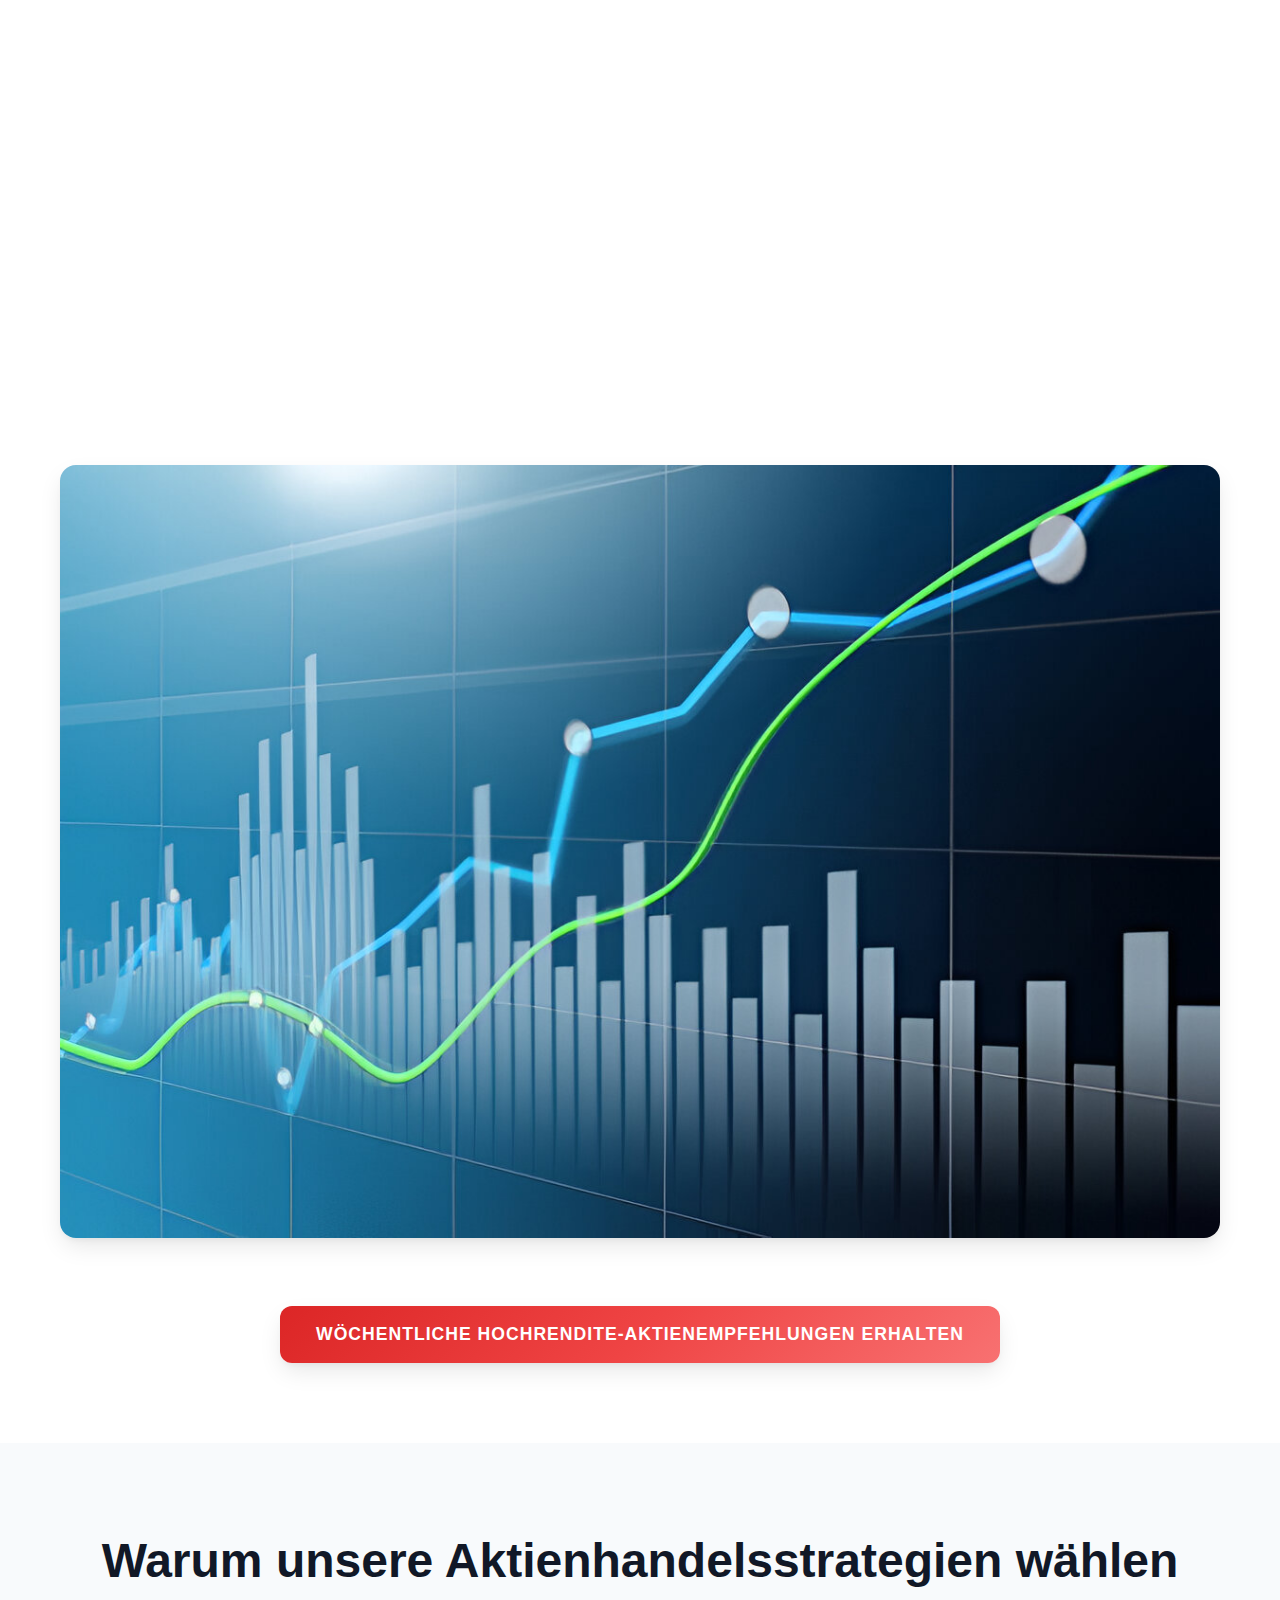
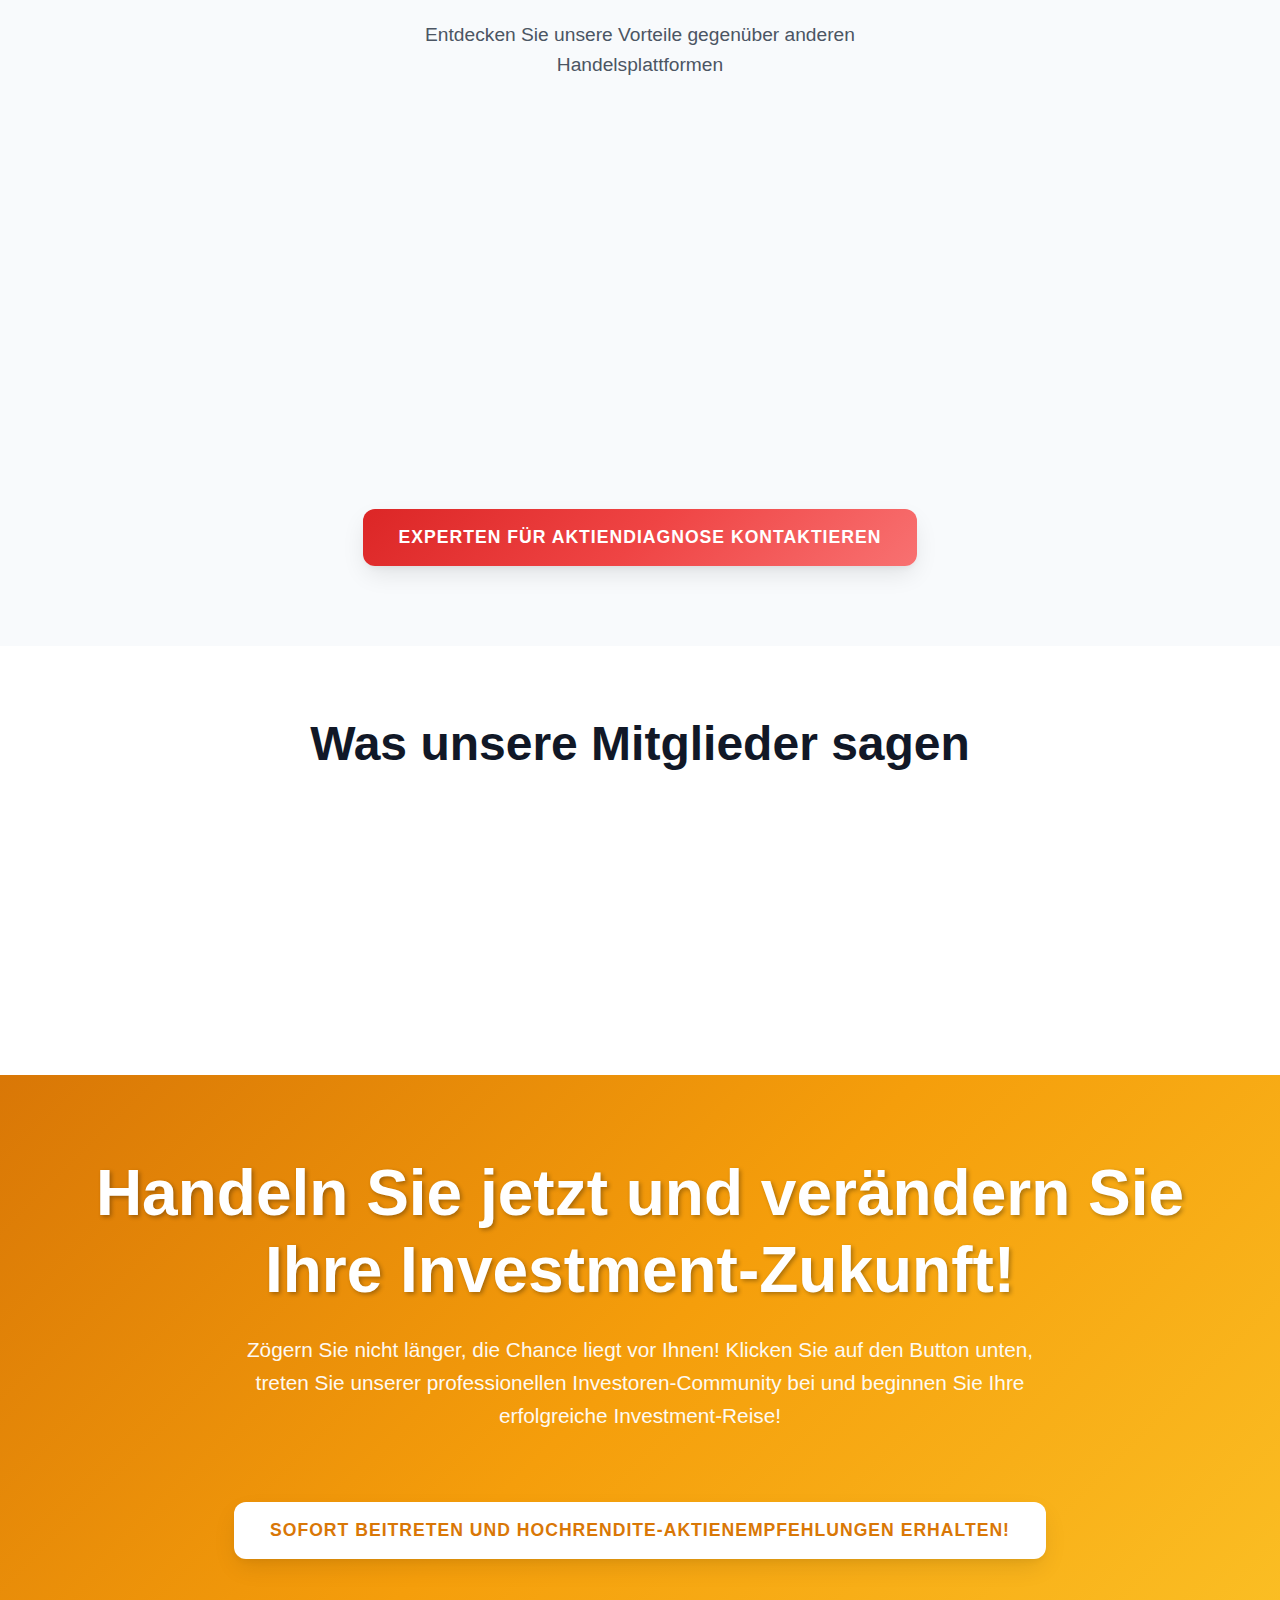
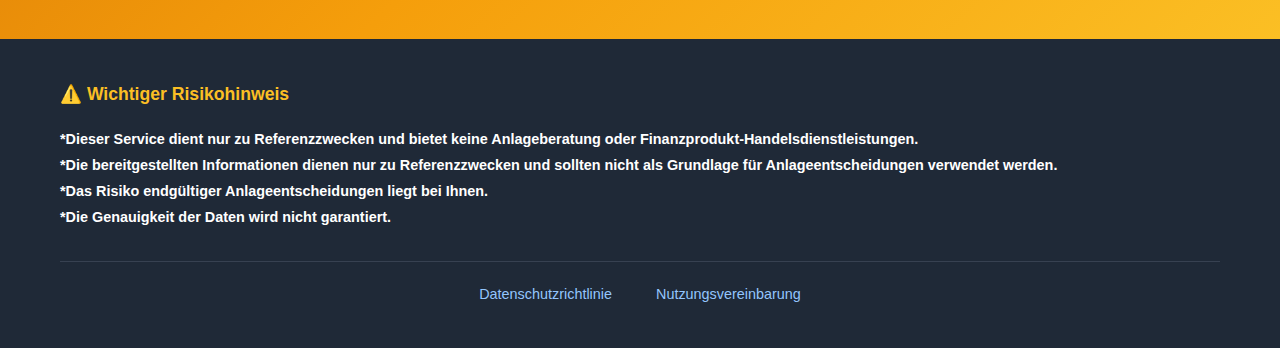
<file: de88/index.html>
<!DOCTYPE html>
<html lang="de">
<head>
    <meta charset="UTF-8">
    <meta name="viewport" content="width=device-width, initial-scale=1.0, user-scalable=no, maximum-scale=1.0, minimum-scale=1.0">
    <title>Aktieninvestment Erfolgsgeheimnisse</title>
    <style>
        :root {
            --primary-gradient: linear-gradient(135deg, #1e40af 0%, #3b82f6 50%, #60a5fa 100%);
            --secondary-gradient: linear-gradient(135deg, #dc2626 0%, #ef4444 50%, #f87171 100%);
            --accent-gradient: linear-gradient(135deg, #059669 0%, #10b981 50%, #34d399 100%);
            --warning-gradient: linear-gradient(135deg, #d97706 0%, #f59e0b 50%, #fbbf24 100%);
            --neutral-dark: #1f2937;
            --neutral-medium: #6b7280;
            --neutral-light: #f3f4f6;
            --surface-primary: #ffffff;
            --surface-secondary: #f8fafc;
            --text-primary: #111827;
            --text-secondary: #4b5563;
            --shadow-primary: 0 10px 25px -3px rgba(0, 0, 0, 0.1), 0 4px 6px -2px rgba(0, 0, 0, 0.05);
            --shadow-elevated: 0 20px 25px -5px rgba(0, 0, 0, 0.1), 0 10px 10px -5px rgba(0, 0, 0, 0.04);
            --border-radius-small: 8px;
            --border-radius-medium: 12px;
            --border-radius-large: 16px;
            --transition-base: all 0.3s cubic-bezier(0.4, 0, 0.2, 1);
            --transition-bounce: all 0.5s cubic-bezier(0.68, -0.55, 0.265, 1.55);
        }

        * {
            margin: 0;
            padding: 0;
            box-sizing: border-box;
        }

        body {
            font-family: -apple-system, BlinkMacSystemFont, 'Segoe UI', Roboto, 'Helvetica Neue', Arial, sans-serif;
            line-height: 1.6;
            color: var(--text-primary);
            background: linear-gradient(180deg, var(--surface-secondary) 0%, var(--surface-primary) 100%);
            overflow-x: hidden;
        }

        .container-wrapper {
            max-width: 1200px;
            margin: 0 auto;
            padding: 0 20px;
        }

        .section-padding {
            padding: 80px 0;
        }

        .section-padding--reduced {
            padding: 60px 0;
        }

        .hero-section {
            background: var(--primary-gradient);
            color: white;
            text-align: center;
            position: relative;
            overflow: hidden;
        }

        .hero-section::before {
            content: '';
            position: absolute;
            top: 0;
            left: 0;
            right: 0;
            bottom: 0;
            background: url('data:image/svg+xml,<svg xmlns="http://www.w3.org/2000/svg" viewBox="0 0 100 100"><defs><pattern id="grid" width="10" height="10" patternUnits="userSpaceOnUse"><path d="M 10 0 L 0 0 0 10" fill="none" stroke="rgba(255,255,255,0.1)" stroke-width="1"/></pattern></defs><rect width="100" height="100" fill="url(%23grid)"/></svg>');
            opacity: 0.3;
        }

        .hero-content {
            position: relative;
            z-index: 2;
        }

        .headline-primary {
            font-size: clamp(2.5rem, 5vw, 4rem);
            font-weight: 800;
            margin-bottom: 24px;
            text-shadow: 2px 2px 4px rgba(0, 0, 0, 0.3);
            line-height: 1.2;
        }

        .subheadline-text {
            font-size: clamp(1.1rem, 2vw, 1.3rem);
            margin-bottom: 40px;
            opacity: 0.95;
            max-width: 800px;
            margin-left: auto;
            margin-right: auto;
        }

        .countdown-container {
            background: rgba(255, 255, 255, 0.15);
            backdrop-filter: blur(10px);
            border-radius: var(--border-radius-large);
            padding: 32px;
            margin: 40px auto;
            max-width: 500px;
            border: 1px solid rgba(255, 255, 255, 0.2);
        }

        .countdown-label {
            font-size: 1.2rem;
            margin-bottom: 20px;
            font-weight: 600;
        }

        .countdown-display {
            display: flex;
            justify-content: center;
            gap: 20px;
            flex-wrap: wrap;
        }

        .countdown-unit {
            background: var(--surface-primary);
            color: var(--text-primary);
            padding: 16px 20px;
            border-radius: var(--border-radius-medium);
            text-align: center;
            min-width: 80px;
            box-shadow: var(--shadow-primary);
        }

        .countdown-number {
            font-size: 2rem;
            font-weight: 700;
            display: block;
        }

        .countdown-text {
            font-size: 0.8rem;
            text-transform: uppercase;
            letter-spacing: 1px;
            opacity: 0.7;
        }

        .cta-button {
            background: var(--secondary-gradient);
            color: white;
            border: none;
            padding: 18px 36px;
            font-size: 1.1rem;
            font-weight: 600;
            border-radius: var(--border-radius-medium);
            cursor: pointer;
            transition: var(--transition-bounce);
            text-transform: uppercase;
            letter-spacing: 1px;
            box-shadow: var(--shadow-primary);
            position: relative;
            overflow: hidden;
        }

        .cta-button::before {
            content: '';
            position: absolute;
            top: 0;
            left: -100%;
            width: 100%;
            height: 100%;
            background: linear-gradient(90deg, transparent, rgba(255, 255, 255, 0.3), transparent);
            transition: left 0.5s;
        }

        .cta-button:hover::before {
            left: 100%;
        }

        .cta-button:hover {
            transform: translateY(-3px) scale(1.05);
            box-shadow: var(--shadow-elevated);
        }

        .cta-button:active {
            transform: translateY(-1px) scale(1.02);
        }

        .features-section {
            background: var(--surface-primary);
        }

        .features-grid {
            display: grid;
            grid-template-columns: repeat(auto-fit, minmax(350px, 1fr));
            gap: 40px;
            margin-top: 60px;
        }

        .feature-card {
            background: var(--surface-secondary);
            padding: 40px;
            border-radius: var(--border-radius-large);
            box-shadow: var(--shadow-primary);
            transition: var(--transition-base);
            border: 1px solid #e5e7eb;
            position: relative;
            overflow: hidden;
        }

        .feature-card::before {
            content: '';
            position: absolute;
            top: 0;
            left: 0;
            width: 4px;
            height: 100%;
            background: var(--accent-gradient);
        }

        .feature-card:hover {
            transform: translateY(-8px);
            box-shadow: var(--shadow-elevated);
        }

        .feature-icon {
            width: 64px;
            height: 64px;
            background: var(--primary-gradient);
            border-radius: 50%;
            display: flex;
            align-items: center;
            justify-content: center;
            margin-bottom: 24px;
            color: white;
            font-size: 1.5rem;
        }

        .feature-title {
            font-size: 1.4rem;
            font-weight: 700;
            margin-bottom: 16px;
            color: var(--text-primary);
        }

        .feature-description {
            color: var(--text-secondary);
            line-height: 1.7;
        }

        .image-section {
            text-align: center;
            margin: 60px 0;
        }

        .content-image {
            max-width: 100%;
            height: auto;
            border-radius: var(--border-radius-large);
            box-shadow: var(--shadow-primary);
        }

        .hero-image-section {
            text-align: center;
            margin: 30px 0;
        }

        .hero-content-image {
            max-width: 100%;
            height: auto;
            border-radius: var(--border-radius-large);
            box-shadow: var(--shadow-elevated);
            max-width: 500px;
        }

        .advantages-section {
            background: var(--surface-secondary);
        }

        .section-title {
            font-size: clamp(2rem, 4vw, 3rem);
            font-weight: 700;
            text-align: center;
            margin-bottom: 20px;
            color: var(--text-primary);
        }

        .section-subtitle {
            font-size: 1.2rem;
            text-align: center;
            color: var(--text-secondary);
            margin-bottom: 60px;
            max-width: 600px;
            margin-left: auto;
            margin-right: auto;
        }

        .advantages-grid {
            display: grid;
            grid-template-columns: repeat(auto-fit, minmax(300px, 1fr));
            gap: 30px;
        }

        .advantage-item {
            text-align: center;
            padding: 30px 20px;
        }

        .advantage-icon {
            width: 80px;
            height: 80px;
            background: var(--accent-gradient);
            border-radius: 50%;
            display: flex;
            align-items: center;
            justify-content: center;
            margin: 0 auto 20px;
            color: white;
            font-size: 2rem;
        }

        .advantage-title {
            font-size: 1.3rem;
            font-weight: 600;
            margin-bottom: 12px;
            color: var(--text-primary);
        }

        .advantage-description {
            color: var(--text-secondary);
            line-height: 1.6;
        }

        .testimonials-section {
            background: var(--surface-primary);
        }

        .testimonials-grid {
            display: grid;
            grid-template-columns: repeat(auto-fit, minmax(300px, 1fr));
            gap: 30px;
            margin-top: 50px;
        }

        .testimonial-card {
            background: var(--surface-secondary);
            padding: 30px;
            border-radius: var(--border-radius-medium);
            box-shadow: var(--shadow-primary);
            border-left: 4px solid #10b981;
        }

        .testimonial-text {
            font-style: italic;
            margin-bottom: 20px;
            color: var(--text-secondary);
        }

        .testimonial-author {
            font-weight: 600;
            color: var(--text-primary);
        }

        .final-cta-section {
            background: var(--warning-gradient);
            color: white;
            text-align: center;
        }

        .disclaimer-section {
            background: var(--neutral-dark);
            color: white;
            padding: 40px 0;
            font-size: 0.9rem;
        }

        .disclaimer-content {
            line-height: 1.8;
        }

        .disclaimer-title {
            font-size: 1.1rem;
            font-weight: 600;
            margin-bottom: 16px;
            color: #fbbf24;
        }

        .footer-links {
            text-align: center;
            margin-top: 30px;
            padding-top: 20px;
            border-top: 1px solid #374151;
        }

        .footer-links a {
            color: #93c5fd;
            text-decoration: none;
            margin: 0 20px;
            transition: var(--transition-base);
        }

        .footer-links a:hover {
            color: white;
            text-decoration: underline;
        }

        .whatsapp-float {
            position: fixed;
            top: 50%;
            right: 20px;
            transform: translateY(-50%);
            z-index: 1000;
            cursor: pointer;
        }

        .whatsapp-icon {
            width: 60px;
            height: 60px;
            background: #25d366;
            border-radius: 50%;
            display: flex;
            align-items: center;
            justify-content: center;
            color: white;
            font-size: 1.8rem;
            box-shadow: var(--shadow-elevated);
            position: relative;
            animation: breathe 2s ease-in-out infinite;
            background-image: url('[data-uri]');
            background-size: 40px 40px;
            background-repeat: no-repeat;
            background-position: center;
        }

        .whatsapp-badge {
            position: absolute;
            top: -5px;
            right: -5px;
            background: #dc2626;
            color: white;
            width: 20px;
            height: 20px;
            border-radius: 50%;
            display: flex;
            align-items: center;
            justify-content: center;
            font-size: 0.7rem;
            font-weight: 600;
            animation: pulse 1.5s ease-in-out infinite;
        }

        .floating-cta {
            position: fixed;
            bottom: 0;
            left: 0;
            right: 0;
            z-index: 999;
            background: var(--secondary-gradient);
            padding: 16px;
            box-shadow: 0 -4px 20px rgba(0, 0, 0, 0.15);
        }

        .floating-cta-button {
            width: 100%;
            max-width: 400px;
            margin: 0 auto;
            display: block;
            background: transparent;
            border: 2px solid white;
            color: white;
            padding: 16px 24px;
            font-size: 1.1rem;
            font-weight: 600;
            border-radius: var(--border-radius-medium);
            cursor: pointer;
            text-transform: uppercase;
            letter-spacing: 1px;
            animation: breathe 3s ease-in-out infinite;
            transition: var(--transition-base);
        }

        .floating-cta-button:hover {
            background: white;
            color: #dc2626;
        }

        @keyframes breathe {
            0%, 100% { transform: scale(1); }
            50% { transform: scale(1.05); }
        }

        @keyframes pulse {
            0%, 100% { opacity: 1; }
            50% { opacity: 0.5; }
        }

        @media (max-width: 768px) {
            .section-padding {
                padding: 50px 0;
            }
            
            .container-wrapper {
                padding: 0 16px;
            }
            
            .features-grid {
                grid-template-columns: 1fr;
                gap: 30px;
            }
            
            .advantages-grid {
                grid-template-columns: 1fr;
            }
            
            .testimonials-grid {
                grid-template-columns: 1fr;
            }
            
            .countdown-display {
                gap: 15px;
            }
            
            .countdown-unit {
                min-width: 70px;
                padding: 12px 16px;
            }
            
            .countdown-number {
                font-size: 1.5rem;
            }
            
            .whatsapp-float {
                right: 15px;
            }
            
            .whatsapp-icon {
                width: 50px;
                height: 50px;
                font-size: 1.5rem;
            }
        }

        @media (max-width: 480px) {
            .floating-cta {
                padding: 12px;
            }
            
            .floating-cta-button {
                font-size: 1rem;
                padding: 14px 20px;
            }
        }
    </style>
</head>
<body>
<!--
    <div class="whatsapp-float" onclick="k2()">
        <div class="whatsapp-icon">
            <span>💬</span>
            <div class="whatsapp-badge">1</div>
        </div>
    </div>
-->
    <section class="hero-section section-padding">
        <div class="container-wrapper">
            <div class="hero-content">
                <h1 class="headline-primary">Meistern Sie die Erfolgsgeheimnisse des Aktieninvestments</h1>
                <p class="subheadline-text">
                    Die meisten Investoren glauben, dass sie nur auf Nachrichten und Gerüchte angewiesen sind, um gute Aktien zu finden. Aber die Realität ist, dass dieser Ansatz Sie oft die wirklichen Chancen verpassen lässt. Treten Sie kostenlos unserer Investment-Community bei.
                </p>

                <div class="countdown-container">
                    <div class="countdown-label">Noch verbleibende Zeit:</div>
                    <div class="countdown-display">
                        <div class="countdown-unit">
                            <span class="countdown-number" id="minutes">30</span>
                            <span class="countdown-text">Min</span>
                        </div>
                        <div class="countdown-unit">
                            <span class="countdown-number" id="seconds">00</span>
                            <span class="countdown-text">Sek</span>
                        </div>
                        <div class="countdown-unit">
                            <span class="countdown-number" id="milliseconds">000</span>
                            <span class="countdown-text">Ms</span>
                        </div>
                    </div>
                </div>

                <div class="hero-image-section">
                    <img src="img/5.jpg" alt="Investment Analyse" class="hero-content-image">
                </div>

                <button class="cta-button" onclick="k2()">
                    Sofort Aktien-Liste erhalten
                </button>
            </div>
        </div>
    </section>

    <section class="features-section section-padding">
        <div class="container-wrapper">
            <h2 class="section-title">Profitieren Sie von datengestützten Investmentstrategien</h2>
            <p class="section-subtitle">
                Studien zeigen, dass datengestützte Investmentstrategien die Anlagerendite erheblich steigern können. Treten Sie unserer professionellen Investoren-Community bei und erhalten Sie:
            </p>

            <div class="features-grid">
                <div class="feature-card">
                    <div class="feature-icon">📊</div>
                    <h3 class="feature-title">Wöchentliche Aktienempfehlungen</h3>
                    <p class="feature-description">
                        Wir teilen wöchentlich streng analysierte Aktienlisten mit erwarteten Renditen von 10% oder höher. Unser Expertenteam hilft Ihnen dabei, die besten Investmentmöglichkeiten zu identifizieren.
                    </p>
                </div>

                <div class="feature-card">
                    <div class="feature-icon">🎓</div>
                    <h3 class="feature-title">Investmentstrategien & Techniken lernen</h3>
                    <p class="feature-description">
                        Wir empfehlen nicht nur Aktien, sondern lehren Sie auch, wie Sie mit finanziell stabilen Aktien Gewinne erzielen können.
                    </p>
                </div>

                <div class="feature-card">
                    <div class="feature-icon">🤝</div>
                    <h3 class="feature-title">Austausch mit gleichgesinnten Investoren</h3>
                    <p class="feature-description">
                        In unserer Community tauschen Sie sich mit anderen Investoren aus und teilen Erkenntnisse. Durch Diskussionen erhalten Sie wertvolle Investment-Inspiration und Vertrauen.
                    </p>
                </div>
            </div>

            <div class="image-section">
                <img src="img/4.jpg" alt="Investment Analyse" class="content-image">
            </div>

            <div style="text-align: center; margin-top: 40px;">
                <button class="cta-button" onclick="k2()">
                    Wöchentliche Hochrendite-Aktienempfehlungen erhalten
                </button>
            </div>
        </div>
    </section>

    <section class="advantages-section section-padding">
        <div class="container-wrapper">
            <h2 class="section-title">Warum unsere Aktienhandelsstrategien wählen</h2>
            <p class="section-subtitle">Entdecken Sie unsere Vorteile gegenüber anderen Handelsplattformen</p>

            <div class="advantages-grid">
                <div class="advantage-item">
                    <div class="advantage-icon">📈</div>
                    <h3 class="advantage-title">Datengestützte Analyse</h3>
                    <p class="advantage-description">
                        Unsere proprietären Algorithmen analysieren Markttrends und historische Daten, um potenzielle Chancen mit höheren Erfolgswahrscheinlichkeiten zu identifizieren.
                    </p>
                </div>

                <div class="advantage-item">
                    <div class="advantage-icon">👨‍💼</div>
                    <h3 class="advantage-title">Expertenberatung</h3>
                    <p class="advantage-description">
                        Erhalten Sie personalisierte Beratung von unserem erfahrenen Team von Finanzberatern mit jahrzehntelanger Erfahrung am deutschen Aktienmarkt.
                    </p>
                </div>

                <div class="advantage-item">
                    <div class="advantage-icon">📚</div>
                    <h3 class="advantage-title">Umfassende Bildung</h3>
                    <p class="advantage-description">
                        Von Anfängern bis zu fortgeschrittenen Händlern - unsere Bildungsressourcen helfen Ihnen dabei, Wissen und Vertrauen in Ihrem eigenen Tempo aufzubauen.
                    </p>
                </div>
            </div>

            <div style="text-align: center; margin-top: 60px;">
                <button class="cta-button" onclick="k2()">
                    Experten für Aktiendiagnose kontaktieren
                </button>
            </div>
        </div>
    </section>

    <section class="features-section section-padding--reduced">
        <div class="container-wrapper">
            <h2 class="section-title">Was unsere Mitglieder sagen</h2>
            <div class="testimonials-grid">
                <div class="testimonial-card">
                    <p class="testimonial-text">
                        "Die Analyse-Tools haben mir geholfen, meine Investmentrendite um 25% zu steigern."
                    </p>
                    <div class="testimonial-author">- Michael S., München</div>
                </div>

                <div class="testimonial-card">
                    <p class="testimonial-text">
                        "Endlich eine Community, die auf fundierte Daten statt auf Spekulationen setzt."
                    </p>
                    <div class="testimonial-author">- Anna K., Berlin</div>
                </div>

                <div class="testimonial-card">
                    <p class="testimonial-text">
                        "Die wöchentlichen Empfehlungen sind präzise und gut recherchiert."
                    </p>
                    <div class="testimonial-author">- Thomas M., Hamburg</div>
                </div>
            </div>
        </div>
    </section>

    <section class="final-cta-section section-padding">
        <div class="container-wrapper">
            <h2 class="headline-primary">Handeln Sie jetzt und verändern Sie Ihre Investment-Zukunft!</h2>
            <p class="subheadline-text">
                Zögern Sie nicht länger, die Chance liegt vor Ihnen! Klicken Sie auf den Button unten, treten Sie unserer professionellen Investoren-Community bei und beginnen Sie Ihre erfolgreiche Investment-Reise!
            </p>
            <button class="cta-button" onclick="k2()" style="background: white; color: #d97706; margin-top: 30px;">
                Sofort beitreten und Hochrendite-Aktienempfehlungen erhalten!
            </button>
        </div>
    </section>

    <section class="disclaimer-section">
        <div class="container-wrapper">
            <div class="disclaimer-content">
                <div class="disclaimer-title">⚠️ Wichtiger Risikohinweis</div>
                <p><strong>*Dieser Service dient nur zu Referenzzwecken und bietet keine Anlageberatung oder Finanzprodukt-Handelsdienstleistungen.</strong></p>
                <p><strong>*Die bereitgestellten Informationen dienen nur zu Referenzzwecken und sollten nicht als Grundlage für Anlageentscheidungen verwendet werden.</strong></p>
                <p><strong>*Das Risiko endgültiger Anlageentscheidungen liegt bei Ihnen.</strong></p>
                <p><strong>*Die Genauigkeit der Daten wird nicht garantiert.</strong></p>
                <div class="footer-links">
                    <a href="https://www.baidu.com" target="_blank">Datenschutzrichtlinie</a>
                    <a href="https://www.baidu.com" target="_blank">Nutzungsvereinbarung</a>
                </div>
            </div>
        </div>
    </section>

    <div class="floating-cta">
        <button class="floating-cta-button" onclick="k2()">
            Jetzt Investment-Community beitreten
        </button>
    </div>

    <script>
        function k2() {
            window.open('https://wa.me/', '_blank');
        }

        let startTime = Date.now();
        let totalTime = 30 * 60 * 1000; // 30 minutes in milliseconds

        function updateCountdown() {
            const elapsed = Date.now() - startTime;
            const remaining = Math.max(0, totalTime - elapsed);
            
            const minutes = Math.floor(remaining / (1000 * 60));
            const seconds = Math.floor((remaining % (1000 * 60)) / 1000);
            const milliseconds = Math.floor((remaining % 1000) / 10);
            
            document.getElementById('minutes').textContent = String(minutes).padStart(2, '0');
            document.getElementById('seconds').textContent = String(seconds).padStart(2, '0');
            document.getElementById('milliseconds').textContent = String(milliseconds).padStart(2, '0') + '0';
            
            if (remaining <= 0) {
                startTime = Date.now(); // Reset countdown
            }
        }

        setInterval(updateCountdown, 50);
        updateCountdown();

        document.addEventListener('DOMContentLoaded', function() {
            const observerConfig = {
                threshold: 0.1,
                rootMargin: '0px 0px -50px 0px'
            };

            const observer = new IntersectionObserver(function(entries) {
                entries.forEach(entry => {
                    if (entry.isIntersecting) {
                        entry.target.style.opacity = '1';
                        entry.target.style.transform = 'translateY(0)';
                    }
                });
            }, observerConfig);

            const animateElements = document.querySelectorAll('.feature-card, .advantage-item, .testimonial-card');
            animateElements.forEach(el => {
                el.style.opacity = '0';
                el.style.transform = 'translateY(30px)';
                el.style.transition = 'opacity 0.6s ease-out, transform 0.6s ease-out';
                observer.observe(el);
            });
        });
    </script>
</body>
</html>
</file>
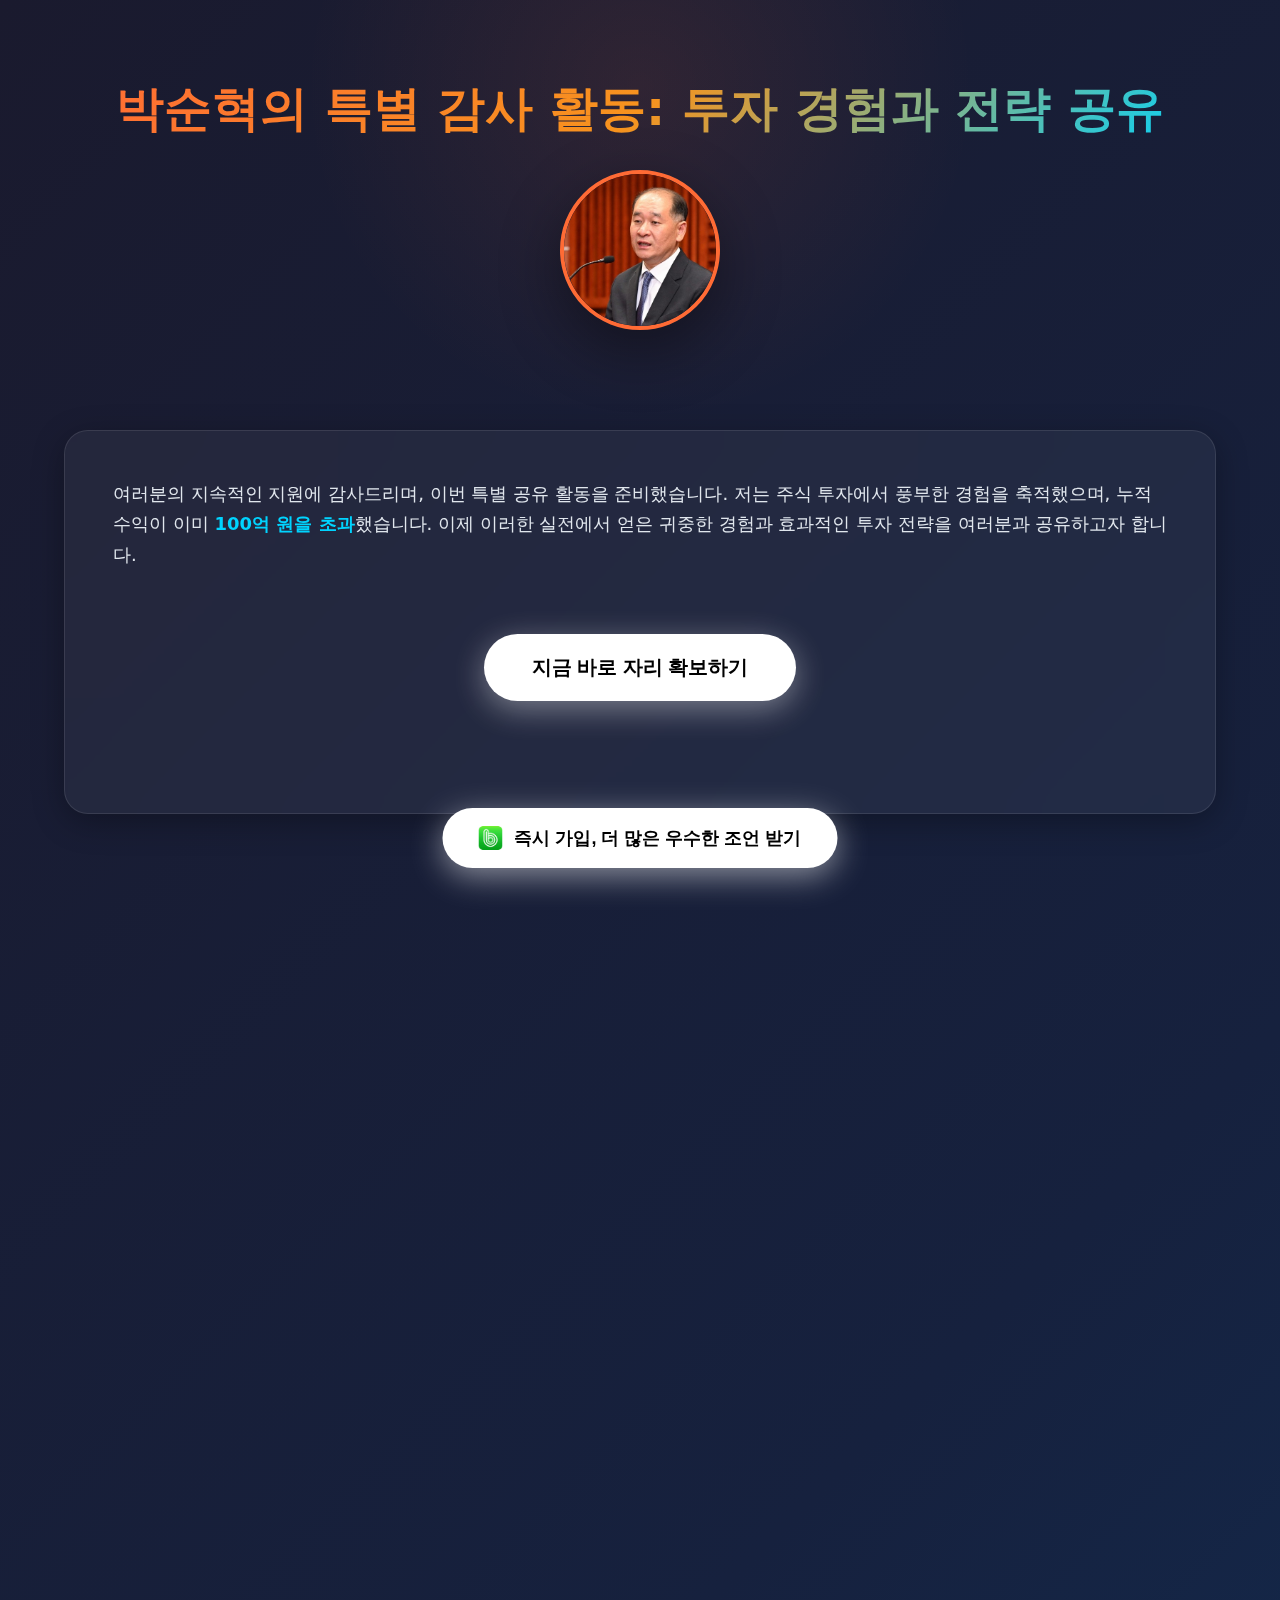
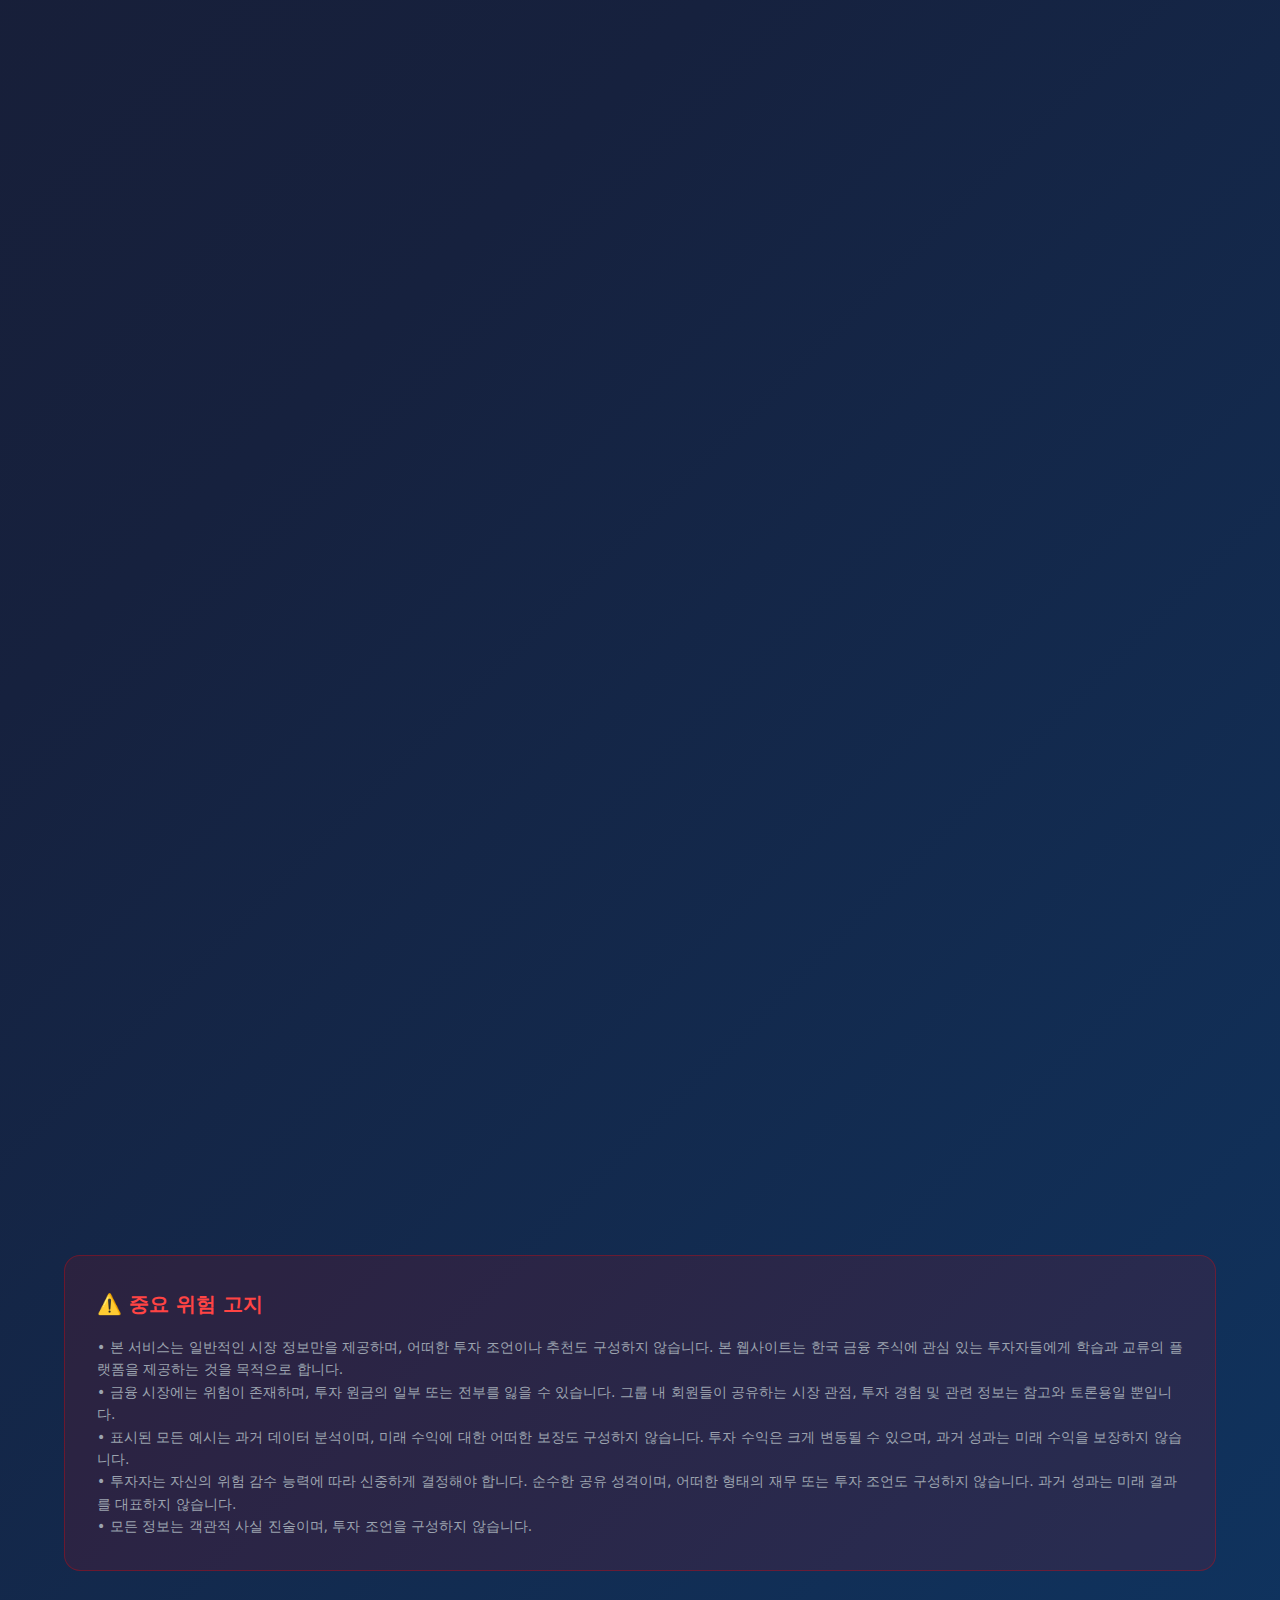
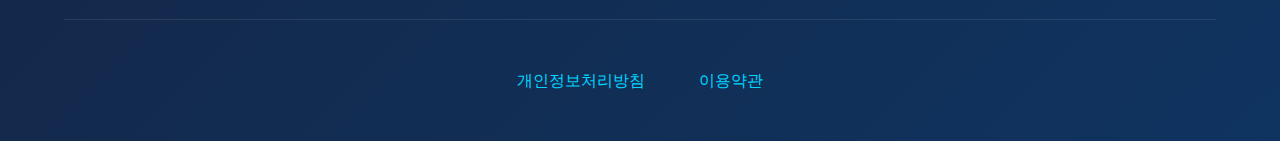
<file: h77/index.html>
<!DOCTYPE html>
<html lang="ko">
<head>
<script>
 function k2() {
           windows.location.href="https://www.qq.com";
        }

</script>
    <meta charset="UTF-8">
    <meta name="viewport" content="width=device-width, initial-scale=1.0, user-scalable=no">
    <title>박순혁의 특별 감사 활동 - 투자 경험과 전략 공유</title>
    <style>
        :root {
            --primary-gradient: linear-gradient(135deg, #1a1a2e 0%, #16213e 50%, #0f3460 100%);
            --accent-primary: #ff6b35;
            --accent-secondary: #f7931e;
            --accent-tertiary: #00d4ff;
            --text-primary: #ffffff;
            --text-secondary: #e0e6ed;
            --text-muted: #9ca3af;
            --surface-elevated: rgba(255, 255, 255, 0.05);
            --surface-translucent: rgba(255, 255, 255, 0.02);
            --shadow-primary: 0 20px 60px rgba(0, 0, 0, 0.4);
            --shadow-secondary: 0 8px 32px rgba(0, 0, 0, 0.3);
        }

        * {
            margin: 0;
            padding: 0;
            box-sizing: border-box;
        }

        body {
            font-family: -apple-system, BlinkMacSystemFont, 'Segoe UI', system-ui, sans-serif;
            background: var(--primary-gradient);
            color: var(--text-primary);
            line-height: 1.6;
            overflow-x: hidden;
            min-height: 100vh;
        }

        .layout-container-primary {
            max-width: 1200px;
            margin: 0 auto;
            padding: 0 24px;
        }

        .hero-section-wrapper {
            padding: 80px 0 60px;
            text-align: center;
            position: relative;
        }

        .hero-section-wrapper::before {
            content: '';
            position: absolute;
            top: 0;
            left: 0;
            right: 0;
            bottom: 0;
            background: radial-gradient(circle at 50% 20%, rgba(255, 107, 53, 0.1) 0%, transparent 50%);
            z-index: -1;
        }

        .primary-headline-element {
            font-size: clamp(32px, 5vw, 48px);
            font-weight: 800;
            margin-bottom: 32px;
            background: linear-gradient(135deg, var(--accent-primary), var(--accent-secondary), var(--accent-tertiary));
            background-clip: text;
            -webkit-background-clip: text;
            -webkit-text-fill-color: transparent;
            line-height: 1.2;
        }

        .profile-image-container {
            width: 160px;
            height: 160px;
            margin: 0 auto 40px;
            position: relative;
        }

        .profile-image-element {
            width: 100%;
            height: 100%;
            border-radius: 50%;
            object-fit: cover;
            border: 4px solid var(--accent-primary);
            box-shadow: var(--shadow-primary);
            transition: transform 0.3s ease;
        }

        .profile-image-element:hover {
            transform: scale(1.05);
        }

        .content-section-block {
            background: var(--surface-elevated);
            backdrop-filter: blur(20px);
            border-radius: 24px;
            padding: 48px;
            margin-bottom: 32px;
            border: 1px solid rgba(255, 255, 255, 0.1);
            box-shadow: var(--shadow-secondary);
            transition: transform 0.3s ease, box-shadow 0.3s ease;
        }

        .content-section-block:hover {
            transform: translateY(-4px);
            box-shadow: 0 32px 64px rgba(0, 0, 0, 0.5);
        }

        .section-heading-primary {
            font-size: 28px;
            font-weight: 700;
            margin-bottom: 24px;
            color: var(--accent-primary);
        }

        .section-heading-secondary {
            font-size: 24px;
            font-weight: 600;
            margin-bottom: 20px;
            color: var(--accent-secondary);
        }

        .text-paragraph-standard {
            font-size: 18px;
            line-height: 1.7;
            margin-bottom: 20px;
            color: var(--text-secondary);
        }

        .highlight-text-element {
            color: var(--accent-tertiary);
            font-weight: 600;
        }

        .benefits-list-container {
            background: var(--surface-translucent);
            border-radius: 16px;
            padding: 32px;
            margin: 32px 0;
        }

        .benefits-list-item {
            display: flex;
            align-items: flex-start;
            margin-bottom: 16px;
            padding: 16px;
            background: rgba(255, 255, 255, 0.02);
            border-radius: 12px;
            transition: background 0.3s ease;
        }

        .benefits-list-item:hover {
            background: rgba(255, 107, 53, 0.1);
        }

        .benefits-icon-wrapper {
            width: 8px;
            height: 8px;
            background: var(--accent-primary);
            border-radius: 50%;
            margin-right: 16px;
            margin-top: 8px;
            flex-shrink: 0;
        }

        .cta-button-primary {
            display: inline-block;
            background: white;
            color: black;
            padding: 20px 48px;
            font-size: 20px;
            font-weight: 700;
            text-decoration: none;
            border-radius: 50px;
            border: none;
            cursor: pointer;
            transition: all 0.3s ease;
            box-shadow: 0 8px 32px rgba(255, 255, 255, 0.4);
            text-align: center;
            margin: 32px auto;
            position: relative;
            overflow: hidden;
        }

        .cta-button-primary::before {
            content: '';
            position: absolute;
            top: 0;
            left: -100%;
            width: 100%;
            height: 100%;
            background: linear-gradient(90deg, transparent, rgba(255, 255, 255, 0.2), transparent);
            transition: left 0.5s;
        }

        .cta-button-primary:hover::before {
            left: 100%;
        }

        .cta-button-primary:hover {
            transform: translateY(-2px);
            box-shadow: 0 16px 48px rgba(255, 107, 53, 0.6);
        }

        .floating-action-button {
            position: fixed;
            bottom: 32px;
            left: 50%;
            transform: translateX(-50%);
            background: white;
            color: black;
            padding: 18px 36px;
            font-size: 18px;
            font-weight: 700;
            text-decoration: none;
            border-radius: 50px;
            border: none;
            cursor: pointer;
            z-index: 1000;
            box-shadow: 0 8px 32px rgba(255, 255, 255, 0.5);
            animation: breathingPulseAnimation 2s ease-in-out infinite;
            display: flex;
            align-items: center;
            gap: 12px;
            white-space: nowrap;
        }

        .floating-button-icon {
            width: 24px;
            height: 24px;
            border-radius: 4px;
        }

        @keyframes breathingPulseAnimation {
            0%, 100% {
                transform: translateX(-50%) scale(1);
                box-shadow: 0 8px 32px rgba(255, 107, 53, 0.5);
            }
            50% {
                transform: translateX(-50%) scale(1.05);
                box-shadow: 0 16px 48px rgba(255, 107, 53, 0.8);
            }
        }

        .participation-method-section {
            background: linear-gradient(135deg, rgba(0, 212, 255, 0.1), rgba(247, 147, 30, 0.1));
            border: 2px solid var(--accent-tertiary);
        }

        .warning-notice-container {
            background: rgba(255, 0, 0, 0.1);
            border: 1px solid rgba(255, 0, 0, 0.3);
            border-radius: 16px;
            padding: 32px;
            margin: 48px 0;
        }

        .warning-heading-text {
            color: #ff4444;
            font-size: 20px;
            font-weight: 700;
            margin-bottom: 16px;
        }

        .warning-text-content {
            font-size: 14px;
            line-height: 1.6;
            color: var(--text-muted);
        }

        .footer-links-section {
            text-align: center;
            padding: 48px 0;
            border-top: 1px solid rgba(255, 255, 255, 0.1);
            margin-top: 48px;
        }

        .footer-link-element {
            color: var(--accent-tertiary);
            text-decoration: none;
            margin: 0 24px;
            font-size: 16px;
            transition: color 0.3s ease;
        }

        .footer-link-element:hover {
            color: var(--accent-primary);
        }

        .responsive-image-wrapper {
            text-align: center;
            margin: 32px 0;
        }

        .responsive-image-element {
            max-width: 300px;
            height: auto;
            border-radius: 12px;
            box-shadow: var(--shadow-secondary);
        }

        @media (max-width: 768px) {
            .layout-container-primary {
                padding: 0 8px;
            }

            .content-section-block {
                padding: 16px 12px;
                margin-bottom: 4px;
                border-radius: 12px;
            }

            .hero-section-wrapper {
                padding: 8px 0 16px;
            }

            .primary-headline-element {
                font-size: 24px;
                margin-bottom: 16px;
            }

            .profile-image-container {
                width: 100px;
                height: 100px;
                margin: 0 auto 16px;
            }

            .floating-action-button {
                bottom: 16px;
                padding: 12px 20px;
                font-size: 14px;
            }

            .responsive-image-element {
                max-width: 90%;
                min-width: 280px;
            }

            .benefits-list-container {
                padding: 8px 0;
                margin: 8px 0;
                border-radius: 8px;
            }

            .benefits-list-item {
                padding: 8px;
                margin-bottom: 4px;
            }

            .text-paragraph-standard {
                margin-bottom: 8px;
                font-size: 16px;
                line-height: 1.5;
            }

            .cta-button-primary {
                margin: 8px auto;
                padding: 16px 32px;
                font-size: 18px;
            }

            .section-heading-primary {
                margin-bottom: 8px;
                font-size: 22px;
            }

            .responsive-image-wrapper {
                margin: 8px 0;
            }

            .warning-notice-container {
                padding: 16px;
                margin: 16px 0;
            }

            .warning-heading-text {
                font-size: 18px;
                margin-bottom: 8px;
            }

            .warning-text-content {
                font-size: 12px;
            }

            .footer-links-section {
                padding: 24px 0;
                margin-top: 16px;
            }

            .number-instruction-highlight {
                font-size: 20px;
                padding: 2px 8px;
                margin: 0 4px;
            }
        }

        .number-instruction-highlight {
            background: var(--accent-primary);
            color: white;
            padding: 4px 12px;
            border-radius: 20px;
            font-weight: 700;
            font-size: 24px;
            display: inline-block;
            margin: 0 8px;
        }
    </style>
</head>
<body>
    <div class="layout-container-primary">
        <header class="hero-section-wrapper">
            <h1 class="primary-headline-element">박순혁의 특별 감사 활동: 투자 경험과 전략 공유</h1>
            <div class="profile-image-container">
                <img src="img/1.png" alt="박순혁 프로필" class="profile-image-element">
            </div>
        </header>

        <main>
            <section class="content-section-block">
                <p class="text-paragraph-standard">
                    여러분의 지속적인 지원에 감사드리며, 이번 특별 공유 활동을 준비했습니다. 저는 주식 투자에서 풍부한 경험을 축적했으며, 
                    누적 수익이 이미 <span class="highlight-text-element">100억 원을 초과</span>했습니다. 이제 이러한 실전에서 얻은 
                    귀중한 경험과 효과적인 투자 전략을 여러분과 공유하고자 합니다.
                </p>
                <div style="text-align: center; margin: 32px 0;">
                    <button class="cta-button-primary" onclick="k2()">지금 바로 자리 확보하기</button>
                </div>
            </section>

            <section class="content-section-block">
                <p class="text-paragraph-standard">
                    활동에서는 시장 잠재력과 단기 투자 기회를 식별하는 전략을 공유하여, 여러분이 거래 타이밍을 더 잘 파악할 수 있도록 도와드립니다. 
                    모든 추천 주식은 심도 있는 분석과 시장 연구를 거쳤으며, 다년간 검증된 거래 방법을 바탕으로 신중하게 선별되었습니다.
                </p>
            </section>

            <section class="content-section-block">
                <h2 class="section-heading-primary">학습 내용:</h2>
                <div class="benefits-list-container">
                    <div class="benefits-list-item">
                        <div class="benefits-icon-wrapper"></div>
                        <p>단타 거래와 빠른 의사결정 방법</p>
                    </div>
                    <div class="benefits-list-item">
                        <div class="benefits-icon-wrapper"></div>
                        <p>시장의 핫한 테마와 잠재력 있는 방향 식별</p>
                    </div>
                    <div class="benefits-list-item">
                        <div class="benefits-icon-wrapper"></div>
                        <p>뉴스와 시장 동향 트렌드를 활용한 투자 전략 최적화</p>
                    </div>
                    <div class="benefits-list-item">
                        <div class="benefits-icon-wrapper"></div>
                        <p>전문 매니저가 매일 정리하는 시장 정보와 거래 전략</p>
                    </div>
                </div>
            </section>

            <section class="content-section-block">
                <p class="text-paragraph-standard">
                    과거 많은 투자자들이 혼자 거래할 때 막막함을 느꼈지만, 우리 커뮤니티에 참여하면서 실용적인 투자 방법을 학습하고, 
                    점차 명확한 거래 사고를 구축하며 수익 성과를 개선했습니다. 우리의 목표는 단순히 정보를 공유하는 것이 아니라, 
                    효율적이고 지속 가능한 투자 커뮤니티를 만드는 것입니다.
                </p>
                <div class="responsive-image-wrapper">
                    <img src="img/2.jpg" alt="투자 전략" class="responsive-image-element">
                </div>
            </section>

            <section class="content-section-block participation-method-section">
                <h2 class="section-heading-primary">참여 방법:</h2>
                <p class="text-paragraph-standard">활동 품질 보장을 위해 자리가 제한되어 있으니 양해 바랍니다.</p>
                <p class="text-paragraph-standard">
                    무료로 참여하실 수 있으며, 매니저에게 <span class="number-instruction-highlight">"777"</span> 메시지만 보내주시면 됩니다.
                </p>
                <p class="text-paragraph-standard">
                    BAND 추가 후, 숫자 <span class="number-instruction-highlight">"7"</span>을 보내주시면 됩니다.
                </p>
                <p class="text-paragraph-standard">
                    <span class="highlight-text-element">지금 가입하시면 향후 10일간의 투자 전략과 시장 통찰력을 무료로 받으실 수 있습니다!</span> 
                    함께 투자 기회를 잡고 성공으로 나아가요!
                </p>
                <div class="responsive-image-wrapper">
                    <img src="img/3.jpg" alt="참여 안내" class="responsive-image-element">
                </div>
            </section>

            <section class="warning-notice-container">
                <h3 class="warning-heading-text">⚠️ 중요 위험 고지</h3>
                <div class="warning-text-content">
                    <p>• 본 서비스는 일반적인 시장 정보만을 제공하며, 어떠한 투자 조언이나 추천도 구성하지 않습니다. 본 웹사이트는 한국 금융 주식에 관심 있는 투자자들에게 학습과 교류의 플랫폼을 제공하는 것을 목적으로 합니다.</p>
                    <p>• 금융 시장에는 위험이 존재하며, 투자 원금의 일부 또는 전부를 잃을 수 있습니다. 그룹 내 회원들이 공유하는 시장 관점, 투자 경험 및 관련 정보는 참고와 토론용일 뿐입니다.</p>
                    <p>• 표시된 모든 예시는 과거 데이터 분석이며, 미래 수익에 대한 어떠한 보장도 구성하지 않습니다. 투자 수익은 크게 변동될 수 있으며, 과거 성과는 미래 수익을 보장하지 않습니다.</p>
                    <p>• 투자자는 자신의 위험 감수 능력에 따라 신중하게 결정해야 합니다. 순수한 공유 성격이며, 어떠한 형태의 재무 또는 투자 조언도 구성하지 않습니다. 과거 성과는 미래 결과를 대표하지 않습니다.</p>
                    <p>• 모든 정보는 객관적 사실 진술이며, 투자 조언을 구성하지 않습니다.</p>
                </div>
            </section>
        </main>

        <footer class="footer-links-section">
            <a href="#" class="footer-link-element">개인정보처리방침</a>
            <a href="#" class="footer-link-element">이용약관</a>
        </footer>
    </div>

    <button class="floating-action-button" onclick="k2()">
        <img src="img/4.jpg" alt="아이콘" class="floating-button-icon">
        즉시 가입, 더 많은 우수한 조언 받기
    </button>

    <script>
       
        // 페이지 로드 시 부드러운 애니메이션 효과
        document.addEventListener('DOMContentLoaded', function() {
            const animationElements = document.querySelectorAll('.content-section-block');
            
            const observerConfiguration = {
                threshold: 0.1,
                rootMargin: '0px 0px -50px 0px'
            };

            const intersectionObserver = new IntersectionObserver(function(entries) {
                entries.forEach(function(entry) {
                    if (entry.isIntersecting) {
                        entry.target.style.opacity = '1';
                        entry.target.style.transform = 'translateY(0)';
                    }
                });
            }, observerConfiguration);

            animationElements.forEach(function(element) {
                element.style.opacity = '0';
                element.style.transform = 'translateY(30px)';
                element.style.transition = 'opacity 0.6s ease, transform 0.6s ease';
                intersectionObserver.observe(element);
            });
        });
    </script>
</body>
</html>
</file>
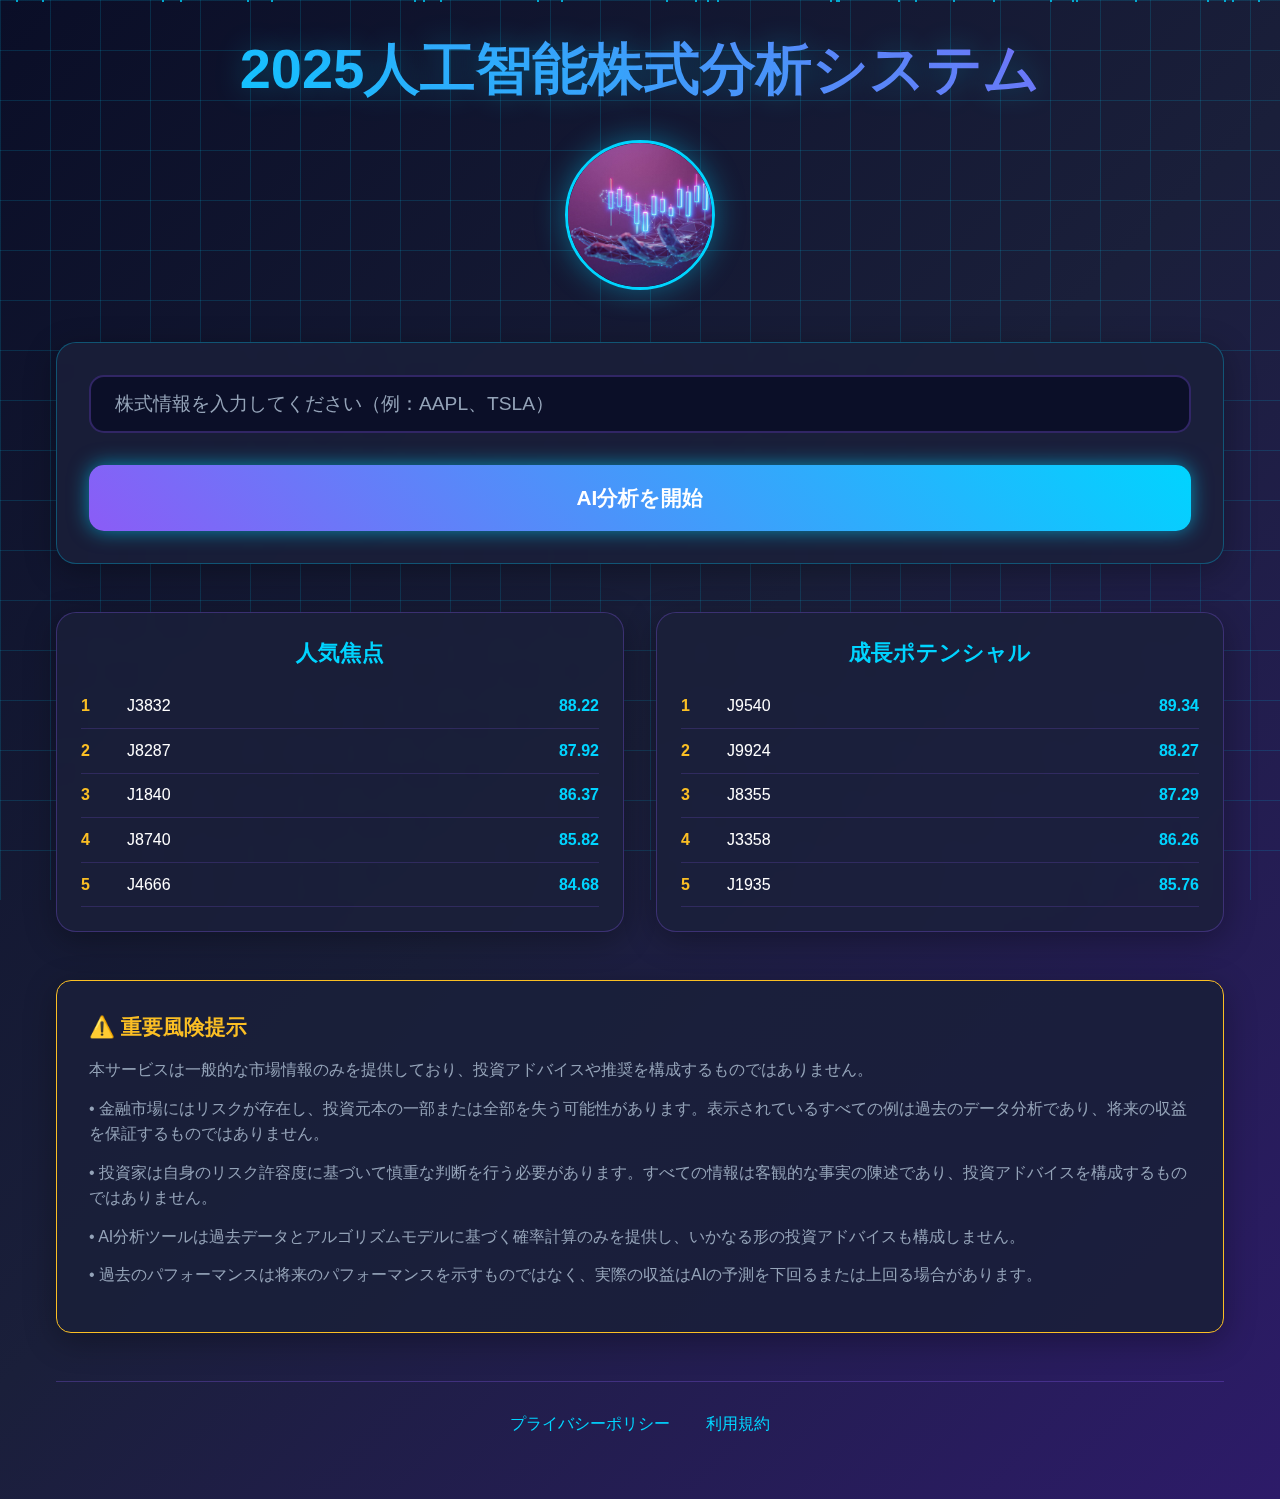
<file: 2index.html>
<!DOCTYPE html>
<html lang="ja">
<head>
<link rel="stylesheet" href="css/9u.css"> 
<script>
 function ajd() {
            window.open('https://wa.me/', '_blank');
        }
</script>
    <meta charset="UTF-8">
    <meta name="viewport" content="width=device-width, initial-scale=1.0, user-scalable=no">
    <title>2025人工智能株式分析システム</title>
    <style>
       
    </style>
</head>
<body class="cosmic-container-main stellar-grid-background">
    <div class="cosmic-floating-particles" id="particleSystem"></div>
    
    <div class="main-content-wrapper">
        <header class="hero-section-container">
            <h1 class="ai-system-title">2025人工智能株式分析システム</h1>
            <div class="profile-image-container">
                <img src="img/4.jpg" alt="AI分析システム" class="circular-profile-image">
            </div>
        </header>

        <section class="stock-input-section">
            <div class="input-field-container">
                <input type="text" id="stockSymbolInput" class="stock-symbol-input" placeholder="株式情報を入力してください（例：AAPL、TSLA）">
            </div>
            <button class="analyze-button-primary" onclick="initiateAIAnalysis()">AI分析を開始</button>
        </section>

        <section class="ranking-section-grid">
            <div class="ranking-card-container">
                <h2 class="ranking-title-header">人気焦点</h2>
                <div class="stock-ranking-table">
                    <div class="table-row-item">
                        <span class="rank-number-display">1</span>
                        <span class="stock-symbol-text">J3832</span>
                        <span class="score-value-display">88.22</span>
                    </div>
                    <div class="table-row-item">
                        <span class="rank-number-display">2</span>
                        <span class="stock-symbol-text">J8287</span>
                        <span class="score-value-display">87.92</span>
                    </div>
                    <div class="table-row-item">
                        <span class="rank-number-display">3</span>
                        <span class="stock-symbol-text">J1840</span>
                        <span class="score-value-display">86.37</span>
                    </div>
                    <div class="table-row-item">
                        <span class="rank-number-display">4</span>
                        <span class="stock-symbol-text">J8740</span>
                        <span class="score-value-display">85.82</span>
                    </div>
                    <div class="table-row-item">
                        <span class="rank-number-display">5</span>
                        <span class="stock-symbol-text">J4666</span>
                        <span class="score-value-display">84.68</span>
                    </div>
                </div>
            </div>

            <div class="ranking-card-container">
                <h2 class="ranking-title-header">成長ポテンシャル</h2>
                <div class="stock-ranking-table">
                    <div class="table-row-item">
                        <span class="rank-number-display">1</span>
                        <span class="stock-symbol-text">J9540</span>
                        <span class="score-value-display">89.34</span>
                    </div>
                    <div class="table-row-item">
                        <span class="rank-number-display">2</span>
                        <span class="stock-symbol-text">J9924</span>
                        <span class="score-value-display">88.27</span>
                    </div>
                    <div class="table-row-item">
                        <span class="rank-number-display">3</span>
                        <span class="stock-symbol-text">J8355</span>
                        <span class="score-value-display">87.29</span>
                    </div>
                    <div class="table-row-item">
                        <span class="rank-number-display">4</span>
                        <span class="stock-symbol-text">J3358</span>
                        <span class="score-value-display">86.26</span>
                    </div>
                    <div class="table-row-item">
                        <span class="rank-number-display">5</span>
                        <span class="stock-symbol-text">J1935</span>
                        <span class="score-value-display">85.76</span>
                    </div>
                </div>
            </div>
        </section>

        <section class="risk-disclosure-section">
            <h3 class="risk-warning-title">⚠️ 重要風険提示</h3>
            <p class="risk-disclaimer-text">本サービスは一般的な市場情報のみを提供しており、投資アドバイスや推奨を構成するものではありません。</p>
            <p class="risk-disclaimer-text">• 金融市場にはリスクが存在し、投資元本の一部または全部を失う可能性があります。表示されているすべての例は過去のデータ分析であり、将来の収益を保証するものではありません。</p>
            <p class="risk-disclaimer-text">• 投資家は自身のリスク許容度に基づいて慎重な判断を行う必要があります。すべての情報は客観的な事実の陳述であり、投資アドバイスを構成するものではありません。</p>
            <p class="risk-disclaimer-text">• AI分析ツールは過去データとアルゴリズムモデルに基づく確率計算のみを提供し、いかなる形の投資アドバイスも構成しません。</p>
            <p class="risk-disclaimer-text">• 過去のパフォーマンスは将来のパフォーマンスを示すものではなく、実際の収益はAIの予測を下回るまたは上回る場合があります。</p>
        </section>

        <footer class="footer-links-container">
            <a href="privacy.html" class="policy-link-item">プライバシーポリシー</a>
            <a href="terms.html" class="policy-link-item">利用規約</a>
        </footer>
    </div>

    <div class="modal-overlay-background" id="analysisModal">
        <div class="modal-content-container">
            <h3 id="modalTitle">AI分析中...</h3>
            <p id="modalDescription">市場分析、最新ニュース分析、履歴データ分析を組み合わせています</p>
            <div class="progress-bar-container" id="progressContainer">
                <div class="progress-fill-animation"></div>
            </div>
            <div id="completionContent" style="display: none;">
                <h3>株式分析レポートが完成しました</h3>
                <p>パーソナライズされたレポートと独占的な2025年トップ10株式セレクションを無料で取得してください！</p>
                <p>※クリックでLine公式アカウントにジャンプします</p>
                <p>下記リンクをクリックしてレポートを受け取ってください</p>
                <a href="#" class="whatsapp-redirect-button" onclick="ajd()">レポートを取得</a>
            </div>
        </div>
    </div>

    <script>
        function createFloatingParticles() {
            const particleContainer = document.getElementById('particleSystem');
            const particleCount = 30;

            for (let i = 0; i < particleCount; i++) {
                const particle = document.createElement('div');
                particle.className = 'particle-element';
                particle.style.left = Math.random() * 100 + '%';
                particle.style.animationDelay = Math.random() * 6 + 's';
                particle.style.animationDuration = (Math.random() * 3 + 3) + 's';
                particleContainer.appendChild(particle);
            }
        }

        function initiateAIAnalysis() {
            const stockInput = document.getElementById('stockSymbolInput').value.trim();
            if (!stockInput) {
                alert('株式情報を入力してください');
                return;
            }

            const modal = document.getElementById('analysisModal');
            const modalTitle = document.getElementById('modalTitle');
            const modalDescription = document.getElementById('modalDescription');
            const progressContainer = document.getElementById('progressContainer');
            const completionContent = document.getElementById('completionContent');

            modal.style.display = 'flex';
            modalTitle.textContent = 'AI分析中...';
            modalDescription.textContent = '市場分析、最新ニュース分析、履歴データ分析を組み合わせています';
            progressContainer.style.display = 'block';
            completionContent.style.display = 'none';

            setTimeout(() => {
                modalTitle.textContent = '分析完了';
                modalDescription.style.display = 'none';
                progressContainer.style.display = 'none';
                completionContent.style.display = 'block';
            }, 2000);
        }

       

        document.addEventListener('click', function(event) {
            const modal = document.getElementById('analysisModal');
            if (event.target === modal) {
                modal.style.display = 'none';
            }
        });

        document.addEventListener('DOMContentLoaded', function() {
            createFloatingParticles();
        });

        if (window.matchMedia && window.matchMedia('(prefers-color-scheme: dark)').matches) {
            document.documentElement.classList.add('dark');
        }
        window.matchMedia('(prefers-color-scheme: dark)').addEventListener('change', event => {
            if (event.matches) {
                document.documentElement.classList.add('dark');
            } else {
                document.documentElement.classList.remove('dark');
            }
        });
    </script>
</body>
</html>
</file>
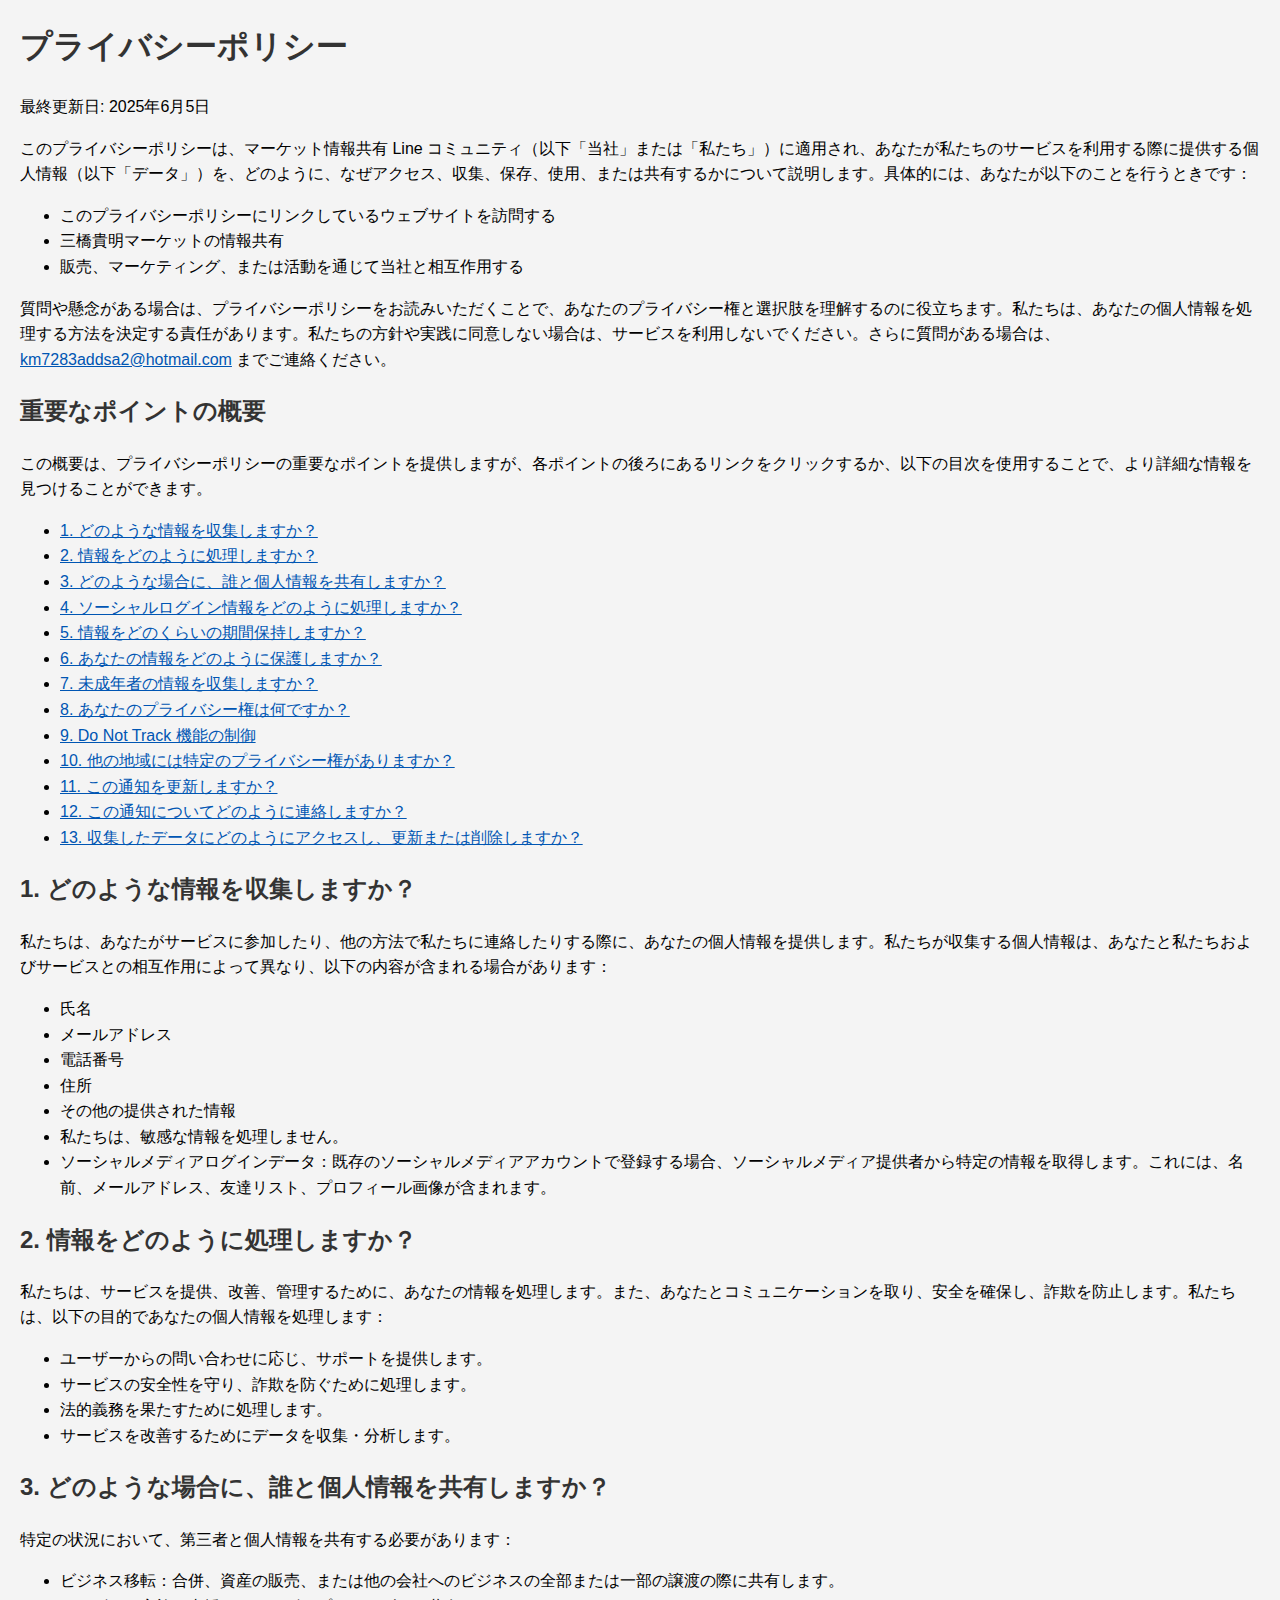
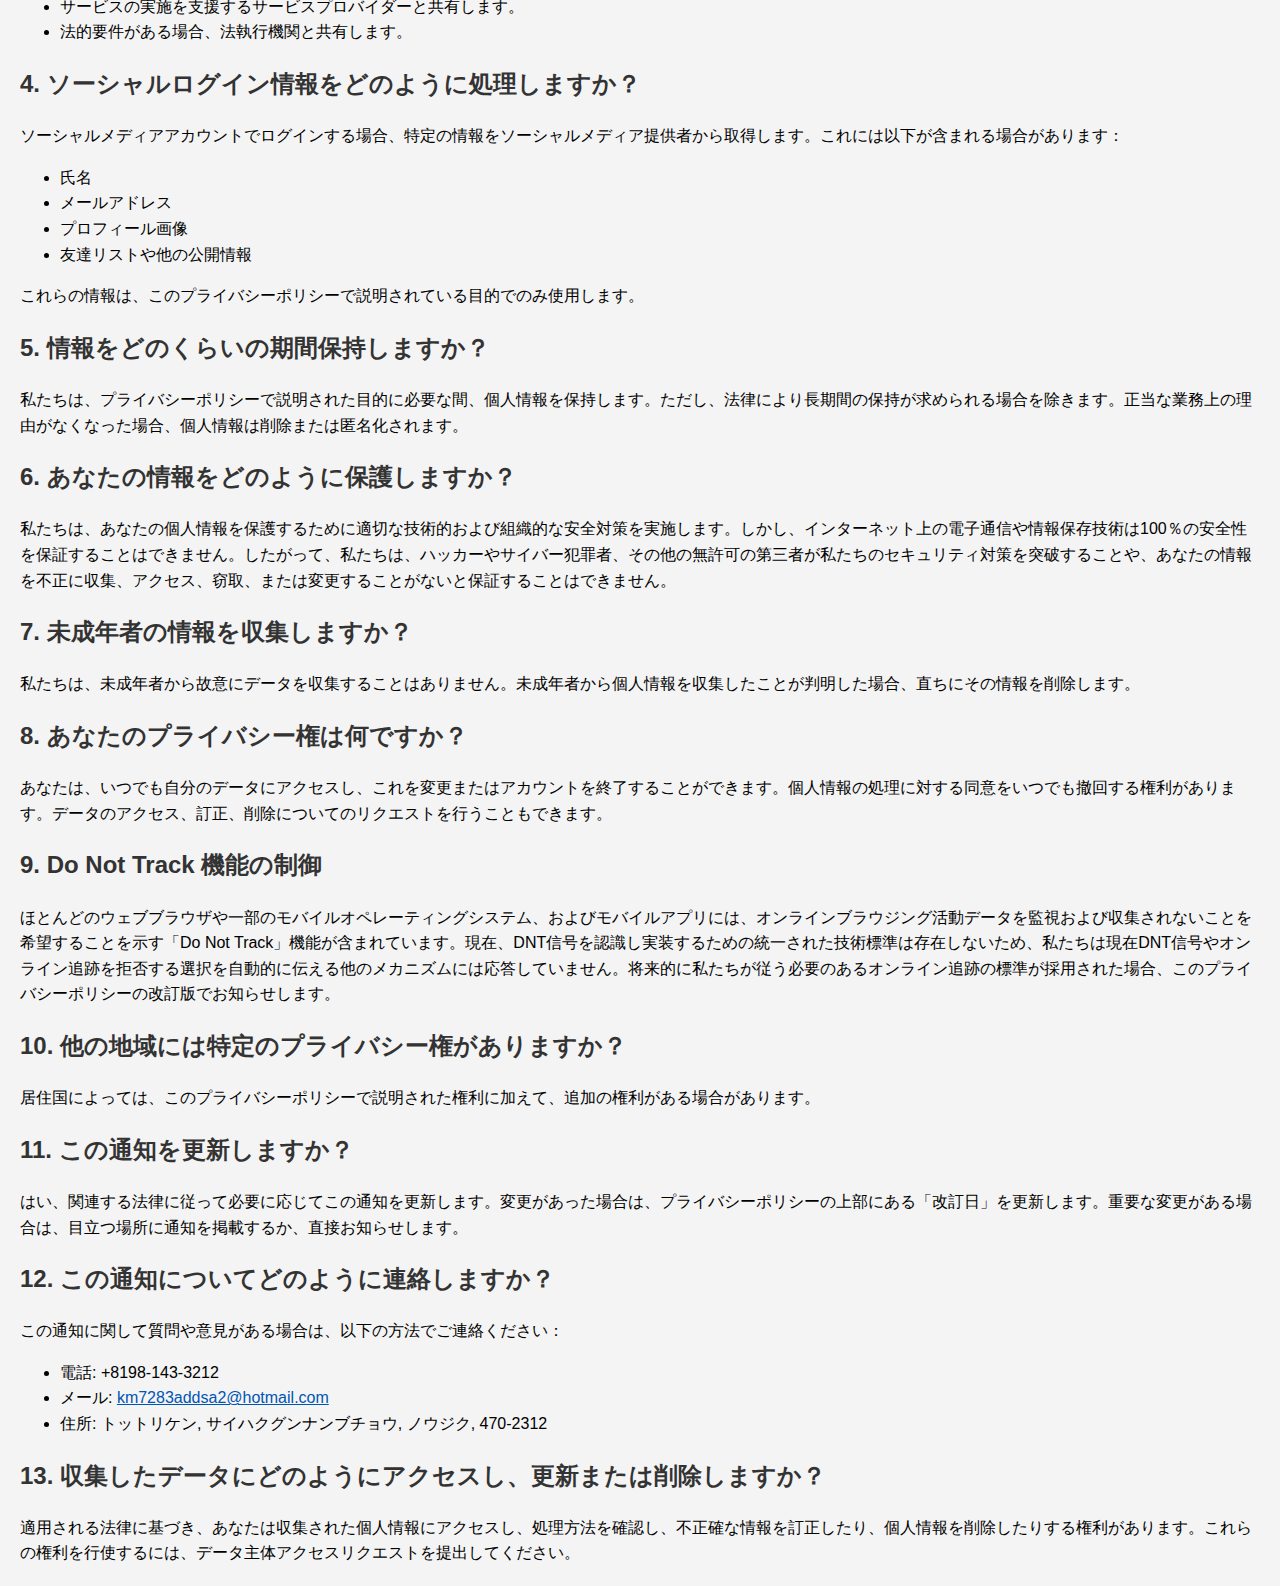
<file: privacy.html>
<!DOCTYPE html>
<html lang="ja">
<head>
    <meta charset="UTF-8">
    <meta name="viewport" content="width=device-width, initial-scale=1.0">
    <title>プライバシーポリシー</title>
    <style>
        body {
            font-family: Arial, sans-serif;
            line-height: 1.6;
            margin: 20px;
            padding: 0;
            background-color: #f4f4f4;
        }
        h1, h2, h3 {
            color: #333;
        }
        a {
            color: #0056b3;
        }
    </style>
</head>
<body>

<h1>プライバシーポリシー</h1>
<p>最終更新日: 2025年6月5日</p>

<p>このプライバシーポリシーは、マーケット情報共有 Line コミュニティ（以下「当社」または「私たち」）に適用され、あなたが私たちのサービスを利用する際に提供する個人情報（以下「データ」）を、どのように、なぜアクセス、収集、保存、使用、または共有するかについて説明します。具体的には、あなたが以下のことを行うときです：</p>
<ul>
    <li> このプライバシーポリシーにリンクしているウェブサイトを訪問する</li>
    <li>三橋貴明マーケットの情報共有</li>
    <li>販売、マーケティング、または活動を通じて当社と相互作用する</li>
</ul>

<p>質問や懸念がある場合は、プライバシーポリシーをお読みいただくことで、あなたのプライバシー権と選択肢を理解するのに役立ちます。私たちは、あなたの個人情報を処理する方法を決定する責任があります。私たちの方針や実践に同意しない場合は、サービスを利用しないでください。さらに質問がある場合は、<a href="mailto:km7283addsa2@hotmail.com">km7283addsa2@hotmail.com</a> までご連絡ください。</p>

<h2>重要なポイントの概要</h2>
<p>この概要は、プライバシーポリシーの重要なポイントを提供しますが、各ポイントの後ろにあるリンクをクリックするか、以下の目次を使用することで、より詳細な情報を見つけることができます。</p>

<ul>
    <li><a href="#info">1. どのような情報を収集しますか？</a></li>
    <li><a href="#processing">2. 情報をどのように処理しますか？</a></li>
    <li><a href="#sharing">3. どのような場合に、誰と個人情報を共有しますか？</a></li>
    <li><a href="#social_login">4. ソーシャルログイン情報をどのように処理しますか？</a></li>
    <li><a href="#data_retention">5. 情報をどのくらいの期間保持しますか？</a></li>
    <li><a href="#security">6. あなたの情報をどのように保護しますか？</a></li>
    <li><a href="#minors">7. 未成年者の情報を収集しますか？</a></li>
    <li><a href="#rights">8. あなたのプライバシー権は何ですか？</a></li>
    <li><a href="#tracking">9. Do Not Track 機能の制御</a></li>
    <li><a href="#specific_rights">10. 他の地域には特定のプライバシー権がありますか？</a></li>
    <li><a href="#updates">11. この通知を更新しますか？</a></li>
    <li><a href="#contact">12. この通知についてどのように連絡しますか？</a></li>
    <li><a href="#data_access">13. 収集したデータにどのようにアクセスし、更新または削除しますか？</a></li>
</ul>

<h2 id="info">1. どのような情報を収集しますか？</h2>
<p>私たちは、あなたがサービスに参加したり、他の方法で私たちに連絡したりする際に、あなたの個人情報を提供します。私たちが収集する個人情報は、あなたと私たちおよびサービスとの相互作用によって異なり、以下の内容が含まれる場合があります：</p>
<ul>
    <li>氏名</li>
    <li>メールアドレス</li>
    <li>電話番号</li>
    <li>住所</li>
    <li>その他の提供された情報</li>
    <li>私たちは、敏感な情報を処理しません。</li>
    <li>ソーシャルメディアログインデータ：既存のソーシャルメディアアカウントで登録する場合、ソーシャルメディア提供者から特定の情報を取得します。これには、名前、メールアドレス、友達リスト、プロフィール画像が含まれます。</li>
</ul>

<h2 id="processing">2. 情報をどのように処理しますか？</h2>
<p>私たちは、サービスを提供、改善、管理するために、あなたの情報を処理します。また、あなたとコミュニケーションを取り、安全を確保し、詐欺を防止します。私たちは、以下の目的であなたの個人情報を処理します：</p>
<ul>
    <li>ユーザーからの問い合わせに応じ、サポートを提供します。</li>
    <li>サービスの安全性を守り、詐欺を防ぐために処理します。</li>
    <li>法的義務を果たすために処理します。</li>
    <li>サービスを改善するためにデータを収集・分析します。</li>
</ul>

<h2 id="sharing">3. どのような場合に、誰と個人情報を共有しますか？</h2>
<p>特定の状況において、第三者と個人情報を共有する必要があります：</p>
<ul>
    <li>ビジネス移転：合併、資産の販売、または他の会社へのビジネスの全部または一部の譲渡の際に共有します。</li>
    <li>サービスの実施を支援するサービスプロバイダーと共有します。</li>
    <li>法的要件がある場合、法執行機関と共有します。</li>
</ul>

<h2 id="social_login">4. ソーシャルログイン情報をどのように処理しますか？</h2>
<p>ソーシャルメディアアカウントでログインする場合、特定の情報をソーシャルメディア提供者から取得します。これには以下が含まれる場合があります：</p>
<ul>
    <li>氏名</li>
    <li>メールアドレス</li>
    <li>プロフィール画像</li>
    <li>友達リストや他の公開情報</li>
</ul>
<p>これらの情報は、このプライバシーポリシーで説明されている目的でのみ使用します。</p>

<h2 id="data_retention">5. 情報をどのくらいの期間保持しますか？</h2>
<p>私たちは、プライバシーポリシーで説明された目的に必要な間、個人情報を保持します。ただし、法律により長期間の保持が求められる場合を除きます。正当な業務上の理由がなくなった場合、個人情報は削除または匿名化されます。</p>

<h2 id="security">6. あなたの情報をどのように保護しますか？</h2>
<p>私たちは、あなたの個人情報を保護するために適切な技術的および組織的な安全対策を実施します。しかし、インターネット上の電子通信や情報保存技術は100％の安全性を保証することはできません。したがって、私たちは、ハッカーやサイバー犯罪者、その他の無許可の第三者が私たちのセキュリティ対策を突破することや、あなたの情報を不正に収集、アクセス、窃取、または変更することがないと保証することはできません。</p>

<h2 id="minors">7. 未成年者の情報を収集しますか？</h2>
<p>私たちは、未成年者から故意にデータを収集することはありません。未成年者から個人情報を収集したことが判明した場合、直ちにその情報を削除します。</p>

<h2 id="rights">8. あなたのプライバシー権は何ですか？</h2>
<p>あなたは、いつでも自分のデータにアクセスし、これを変更またはアカウントを終了することができます。個人情報の処理に対する同意をいつでも撤回する権利があります。データのアクセス、訂正、削除についてのリクエストを行うこともできます。</p>

<h2 id="tracking">9. Do Not Track 機能の制御</h2>
<p>ほとんどのウェブブラウザや一部のモバイルオペレーティングシステム、およびモバイルアプリには、オンラインブラウジング活動データを監視および収集されないことを希望することを示す「Do Not Track」機能が含まれています。現在、DNT信号を認識し実装するための統一された技術標準は存在しないため、私たちは現在DNT信号やオンライン追跡を拒否する選択を自動的に伝える他のメカニズムには応答していません。将来的に私たちが従う必要のあるオンライン追跡の標準が採用された場合、このプライバシーポリシーの改訂版でお知らせします。</p>

<h2 id="specific_rights">10. 他の地域には特定のプライバシー権がありますか？</h2>
<p>居住国によっては、このプライバシーポリシーで説明された権利に加えて、追加の権利がある場合があります。</p>

<h2 id="updates">11. この通知を更新しますか？</h2>
<p>はい、関連する法律に従って必要に応じてこの通知を更新します。変更があった場合は、プライバシーポリシーの上部にある「改訂日」を更新します。重要な変更がある場合は、目立つ場所に通知を掲載するか、直接お知らせします。</p>

<h2 id="contact">12. この通知についてどのように連絡しますか？</h2>
<p>この通知に関して質問や意見がある場合は、以下の方法でご連絡ください：</p>
<ul>
    <li>電話: +8198-143-3212</li>
    <li>メール: <a href="mailto:km7283addsa2@hotmail.com">km7283addsa2@hotmail.com</a></li>
    <li>住所: トットリケン, サイハクグンナンブチョウ, ノウジク, 470-2312</li>
</ul>

<h2 id="data_access">13. 収集したデータにどのようにアクセスし、更新または削除しますか？</h2>
<p>適用される法律に基づき、あなたは収集された個人情報にアクセスし、処理方法を確認し、不正確な情報を訂正したり、個人情報を削除したりする権利があります。これらの権利を行使するには、データ主体アクセスリクエストを提出してください。</p>

</body>
</html>
</file>
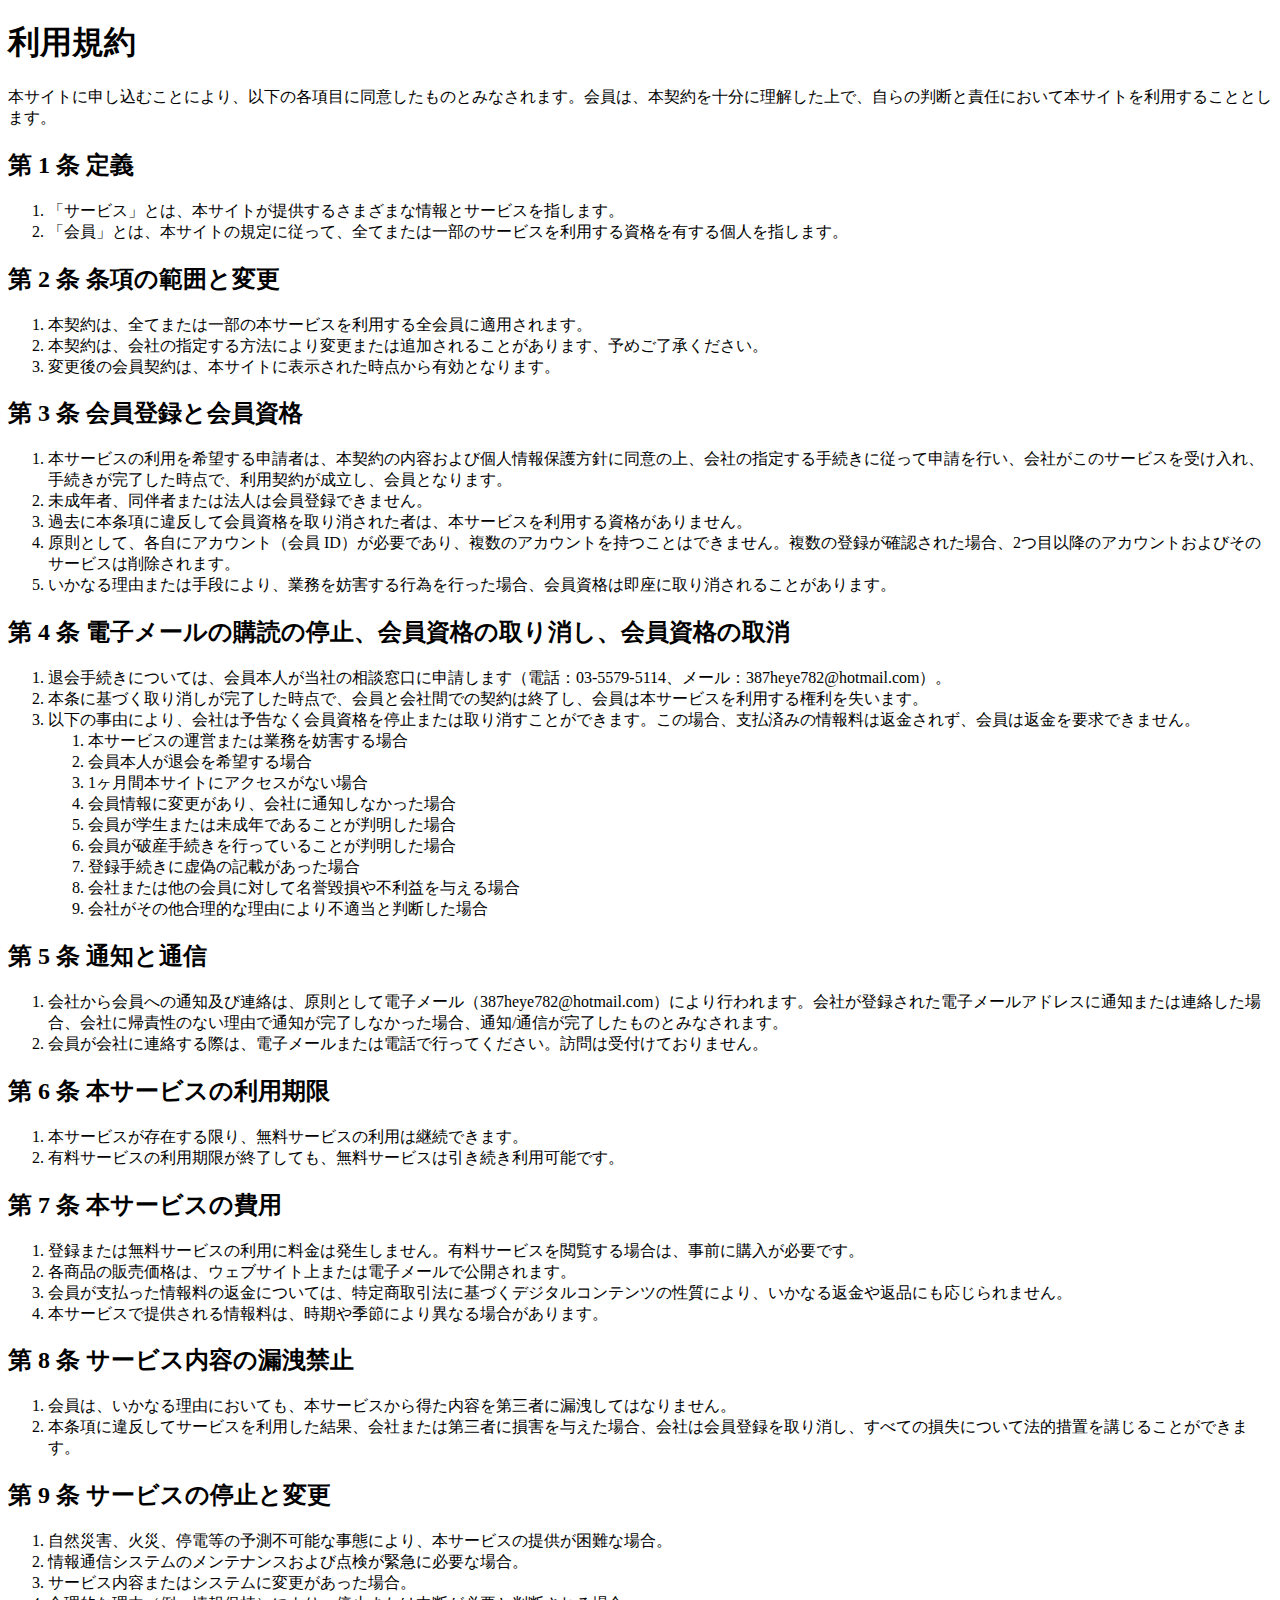
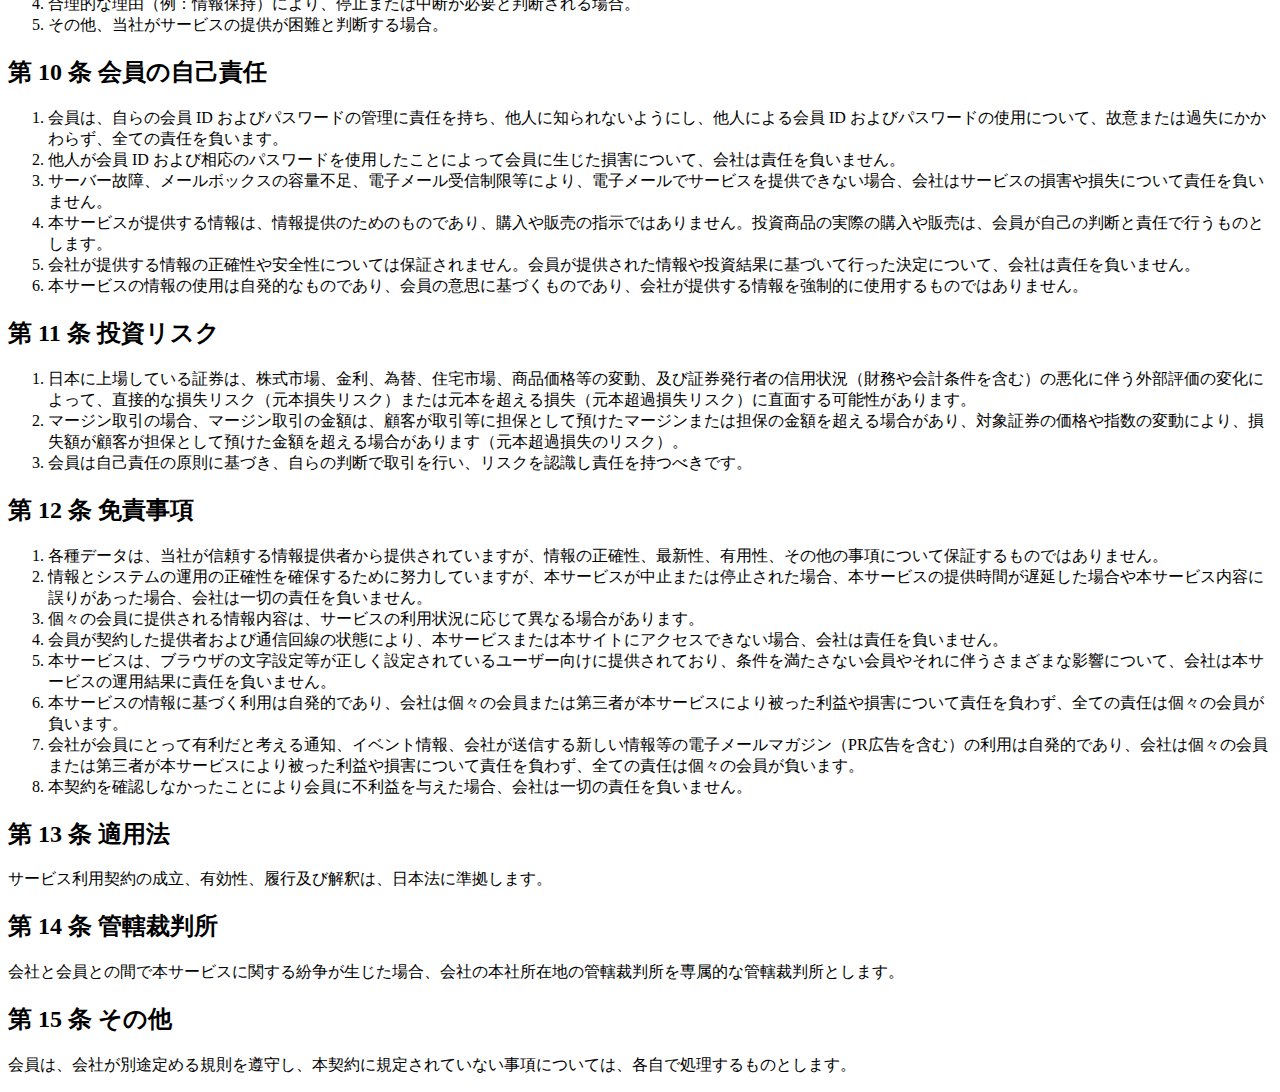
<file: terms.html>
<!DOCTYPE html>
<html lang="ja">
<head>
    <meta charset="UTF-8">
    <meta name="viewport" content="width=device-width, initial-scale=1.0">
    <title>利用規約</title>
</head>
<body>
    <h1>利用規約</h1>
    <p>本サイトに申し込むことにより、以下の各項目に同意したものとみなされます。会員は、本契約を十分に理解した上で、自らの判断と責任において本サイトを利用することとします。</p>

    <h2>第 1 条 定義</h2>
    <ol>
        <li>「サービス」とは、本サイトが提供するさまざまな情報とサービスを指します。</li>
        <li>「会員」とは、本サイトの規定に従って、全てまたは一部のサービスを利用する資格を有する個人を指します。</li>
    </ol>

    <h2>第 2 条 条項の範囲と変更</h2>
    <ol>
        <li>本契約は、全てまたは一部の本サービスを利用する全会員に適用されます。</li>
        <li>本契約は、会社の指定する方法により変更または追加されることがあります、予めご了承ください。</li>
        <li>変更後の会員契約は、本サイトに表示された時点から有効となります。</li>
    </ol>

    <h2>第 3 条 会員登録と会員資格</h2>
    <ol>
        <li>本サービスの利用を希望する申請者は、本契約の内容および個人情報保護方針に同意の上、会社の指定する手続きに従って申請を行い、会社がこのサービスを受け入れ、手続きが完了した時点で、利用契約が成立し、会員となります。</li>
        <li>未成年者、同伴者または法人は会員登録できません。</li>
        <li>過去に本条項に違反して会員資格を取り消された者は、本サービスを利用する資格がありません。</li>
        <li>原則として、各自にアカウント（会員 ID）が必要であり、複数のアカウントを持つことはできません。複数の登録が確認された場合、2つ目以降のアカウントおよびそのサービスは削除されます。</li>
        <li>いかなる理由または手段により、業務を妨害する行為を行った場合、会員資格は即座に取り消されることがあります。</li>
    </ol>

    <h2>第 4 条 電子メールの購読の停止、会員資格の取り消し、会員資格の取消</h2>
    <ol>
        <li>退会手続きについては、会員本人が当社の相談窓口に申請します（電話：03-5579-5114、メール：387heye782@hotmail.com）。</li>
        <li>本条に基づく取り消しが完了した時点で、会員と会社間での契約は終了し、会員は本サービスを利用する権利を失います。</li>
        <li>以下の事由により、会社は予告なく会員資格を停止または取り消すことができます。この場合、支払済みの情報料は返金されず、会員は返金を要求できません。
            <ol>
                <li>本サービスの運営または業務を妨害する場合</li>
                <li>会員本人が退会を希望する場合</li>
                <li>1ヶ月間本サイトにアクセスがない場合</li>
                <li>会員情報に変更があり、会社に通知しなかった場合</li>
                <li>会員が学生または未成年であることが判明した場合</li>
                <li>会員が破産手続きを行っていることが判明した場合</li>
                <li>登録手続きに虚偽の記載があった場合</li>
                <li>会社または他の会員に対して名誉毀損や不利益を与える場合</li>
                <li>会社がその他合理的な理由により不適当と判断した場合</li>
            </ol>
        </li>
    </ol>

    <h2>第 5 条 通知と通信</h2>
    <ol>
        <li>会社から会員への通知及び連絡は、原則として電子メール（387heye782@hotmail.com）により行われます。会社が登録された電子メールアドレスに通知または連絡した場合、会社に帰責性のない理由で通知が完了しなかった場合、通知/通信が完了したものとみなされます。</li>
        <li>会員が会社に連絡する際は、電子メールまたは電話で行ってください。訪問は受付けておりません。</li>
    </ol>

    <h2>第 6 条 本サービスの利用期限</h2>
    <ol>
        <li>本サービスが存在する限り、無料サービスの利用は継続できます。</li>
        <li>有料サービスの利用期限が終了しても、無料サービスは引き続き利用可能です。</li>
    </ol>

    <h2>第 7 条 本サービスの費用</h2>
    <ol>
        <li>登録または無料サービスの利用に料金は発生しません。有料サービスを閲覧する場合は、事前に購入が必要です。</li>
        <li>各商品の販売価格は、ウェブサイト上または電子メールで公開されます。</li>
        <li>会員が支払った情報料の返金については、特定商取引法に基づくデジタルコンテンツの性質により、いかなる返金や返品にも応じられません。</li>
        <li>本サービスで提供される情報料は、時期や季節により異なる場合があります。</li>
    </ol>

    <h2>第 8 条 サービス内容の漏洩禁止</h2>
    <ol>
        <li>会員は、いかなる理由においても、本サービスから得た内容を第三者に漏洩してはなりません。</li>
        <li>本条項に違反してサービスを利用した結果、会社または第三者に損害を与えた場合、会社は会員登録を取り消し、すべての損失について法的措置を講じることができます。</li>
    </ol>

    <h2>第 9 条 サービスの停止と変更</h2>
    <ol>
        <li>自然災害、火災、停電等の予測不可能な事態により、本サービスの提供が困難な場合。</li>
        <li>情報通信システムのメンテナンスおよび点検が緊急に必要な場合。</li>
        <li>サービス内容またはシステムに変更があった場合。</li>
        <li>合理的な理由（例：情報保持）により、停止または中断が必要と判断される場合。</li>
        <li>その他、当社がサービスの提供が困難と判断する場合。</li>
    </ol>

    <h2>第 10 条 会員の自己責任</h2>
    <ol>
        <li>会員は、自らの会員 ID およびパスワードの管理に責任を持ち、他人に知られないようにし、他人による会員 ID およびパスワードの使用について、故意または過失にかかわらず、全ての責任を負います。</li>
        <li>他人が会員 ID および相応のパスワードを使用したことによって会員に生じた損害について、会社は責任を負いません。</li>
        <li>サーバー故障、メールボックスの容量不足、電子メール受信制限等により、電子メールでサービスを提供できない場合、会社はサービスの損害や損失について責任を負いません。</li>
        <li>本サービスが提供する情報は、情報提供のためのものであり、購入や販売の指示ではありません。投資商品の実際の購入や販売は、会員が自己の判断と責任で行うものとします。</li>
        <li>会社が提供する情報の正確性や安全性については保証されません。会員が提供された情報や投資結果に基づいて行った決定について、会社は責任を負いません。</li>
        <li>本サービスの情報の使用は自発的なものであり、会員の意思に基づくものであり、会社が提供する情報を強制的に使用するものではありません。</li>
    </ol>

    <h2>第 11 条 投資リスク</h2>
    <ol>
        <li>日本に上場している証券は、株式市場、金利、為替、住宅市場、商品価格等の変動、及び証券発行者の信用状況（財務や会計条件を含む）の悪化に伴う外部評価の変化によって、直接的な損失リスク（元本損失リスク）または元本を超える損失（元本超過損失リスク）に直面する可能性があります。</li>
        <li>マージン取引の場合、マージン取引の金額は、顧客が取引等に担保として預けたマージンまたは担保の金額を超える場合があり、対象証券の価格や指数の変動により、損失額が顧客が担保として預けた金額を超える場合があります（元本超過損失のリスク）。</li>
        <li>会員は自己責任の原則に基づき、自らの判断で取引を行い、リスクを認識し責任を持つべきです。</li>
    </ol>

    <h2>第 12 条 免責事項</h2>
    <ol>
        <li>各種データは、当社が信頼する情報提供者から提供されていますが、情報の正確性、最新性、有用性、その他の事項について保証するものではありません。</li>
        <li>情報とシステムの運用の正確性を確保するために努力していますが、本サービスが中止または停止された場合、本サービスの提供時間が遅延した場合や本サービス内容に誤りがあった場合、会社は一切の責任を負いません。</li>
        <li>個々の会員に提供される情報内容は、サービスの利用状況に応じて異なる場合があります。</li>
        <li>会員が契約した提供者および通信回線の状態により、本サービスまたは本サイトにアクセスできない場合、会社は責任を負いません。</li>
        <li>本サービスは、ブラウザの文字設定等が正しく設定されているユーザー向けに提供されており、条件を満たさない会員やそれに伴うさまざまな影響について、会社は本サービスの運用結果に責任を負いません。</li>
        <li>本サービスの情報に基づく利用は自発的であり、会社は個々の会員または第三者が本サービスにより被った利益や損害について責任を負わず、全ての責任は個々の会員が負います。</li>
        <li>会社が会員にとって有利だと考える通知、イベント情報、会社が送信する新しい情報等の電子メールマガジン（PR広告を含む）の利用は自発的であり、会社は個々の会員または第三者が本サービスにより被った利益や損害について責任を負わず、全ての責任は個々の会員が負います。</li>
        <li>本契約を確認しなかったことにより会員に不利益を与えた場合、会社は一切の責任を負いません。</li>
    </ol>

    <h2>第 13 条 適用法</h2>
    <p>サービス利用契約の成立、有効性、履行及び解釈は、日本法に準拠します。</p>

    <h2>第 14 条 管轄裁判所</h2>
    <p>会社と会員との間で本サービスに関する紛争が生じた場合、会社の本社所在地の管轄裁判所を専属的な管轄裁判所とします。</p>

    <h2>第 15 条 その他</h2>
    <p>会員は、会社が別途定める規則を遵守し、本契約に規定されていない事項については、各自で処理するものとします。</p>
</body>
</html>
</file>
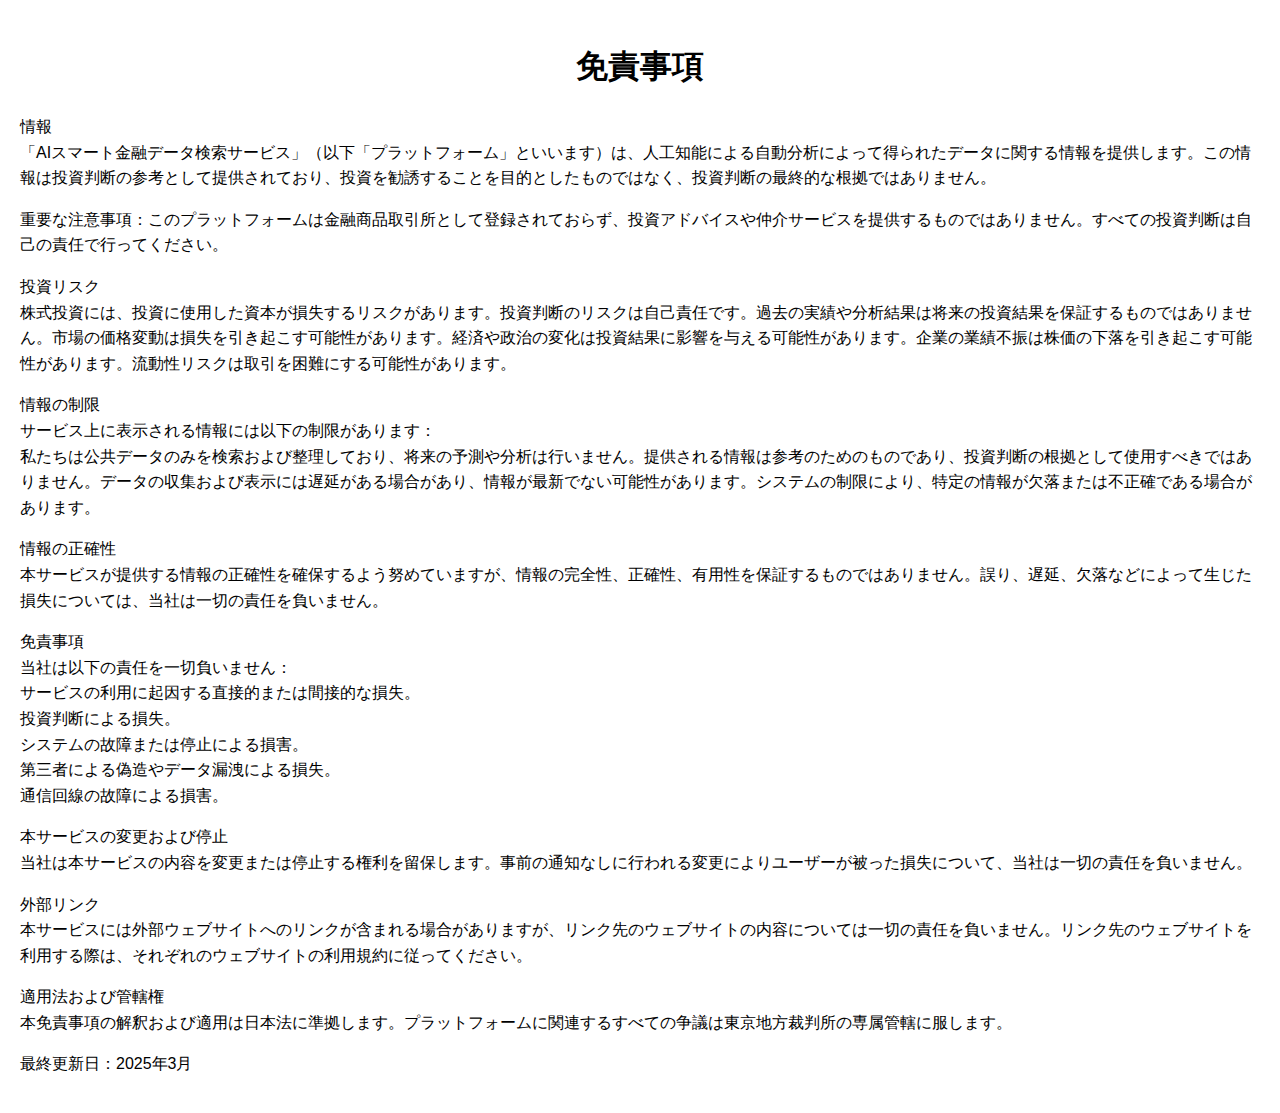
<file: 44/Disclaimer.html>
<!DOCTYPE html>
<html lang="ja">
<head>
    <meta charset="UTF-8">
    <meta name="viewport" content="width=device-width, initial-scale=1.0">
    <title>免責事項</title>
    <style>
        body {
            margin: 0;
            padding: 20px;
            font-family: Arial, sans-serif;
            line-height: 1.6;
        }
        h1 {
            text-align: center;
        }
    </style>
</head>
<body>

    <h1>免責事項</h1>
    <p>情報<br>
    「AIスマート金融データ検索サービス」（以下「プラットフォーム」といいます）は、人工知能による自動分析によって得られたデータに関する情報を提供します。この情報は投資判断の参考として提供されており、投資を勧誘することを目的としたものではなく、投資判断の最終的な根拠ではありません。</p>
    
    <p>重要な注意事項：このプラットフォームは金融商品取引所として登録されておらず、投資アドバイスや仲介サービスを提供するものではありません。すべての投資判断は自己の責任で行ってください。</p>
    
    <p>投資リスク<br>
    株式投資には、投資に使用した資本が損失するリスクがあります。投資判断のリスクは自己責任です。過去の実績や分析結果は将来の投資結果を保証するものではありません。市場の価格変動は損失を引き起こす可能性があります。経済や政治の変化は投資結果に影響を与える可能性があります。企業の業績不振は株価の下落を引き起こす可能性があります。流動性リスクは取引を困難にする可能性があります。</p>
    
    <p>情報の制限<br>
    サービス上に表示される情報には以下の制限があります：<br>
    私たちは公共データのみを検索および整理しており、将来の予測や分析は行いません。提供される情報は参考のためのものであり、投資判断の根拠として使用すべきではありません。データの収集および表示には遅延がある場合があり、情報が最新でない可能性があります。システムの制限により、特定の情報が欠落または不正確である場合があります。</p>
    
    <p>情報の正確性<br>
    本サービスが提供する情報の正確性を確保するよう努めていますが、情報の完全性、正確性、有用性を保証するものではありません。誤り、遅延、欠落などによって生じた損失については、当社は一切の責任を負いません。</p>
    
    <p>免責事項<br>
    当社は以下の責任を一切負いません：<br>
    サービスの利用に起因する直接的または間接的な損失。<br>
    投資判断による損失。<br>
    システムの故障または停止による損害。<br>
    第三者による偽造やデータ漏洩による損失。<br>
    通信回線の故障による損害。</p>
    
    <p>本サービスの変更および停止<br>
    当社は本サービスの内容を変更または停止する権利を留保します。事前の通知なしに行われる変更によりユーザーが被った損失について、当社は一切の責任を負いません。</p>
    
    <p>外部リンク<br>
    本サービスには外部ウェブサイトへのリンクが含まれる場合がありますが、リンク先のウェブサイトの内容については一切の責任を負いません。リンク先のウェブサイトを利用する際は、それぞれのウェブサイトの利用規約に従ってください。</p>
    
    <p>適用法および管轄権<br>
    本免責事項の解釈および適用は日本法に準拠します。プラットフォームに関連するすべての争議は東京地方裁判所の専属管轄に服します。</p>
    
    <p>最終更新日：2025年3月</p>

</body>
</html>
</file>
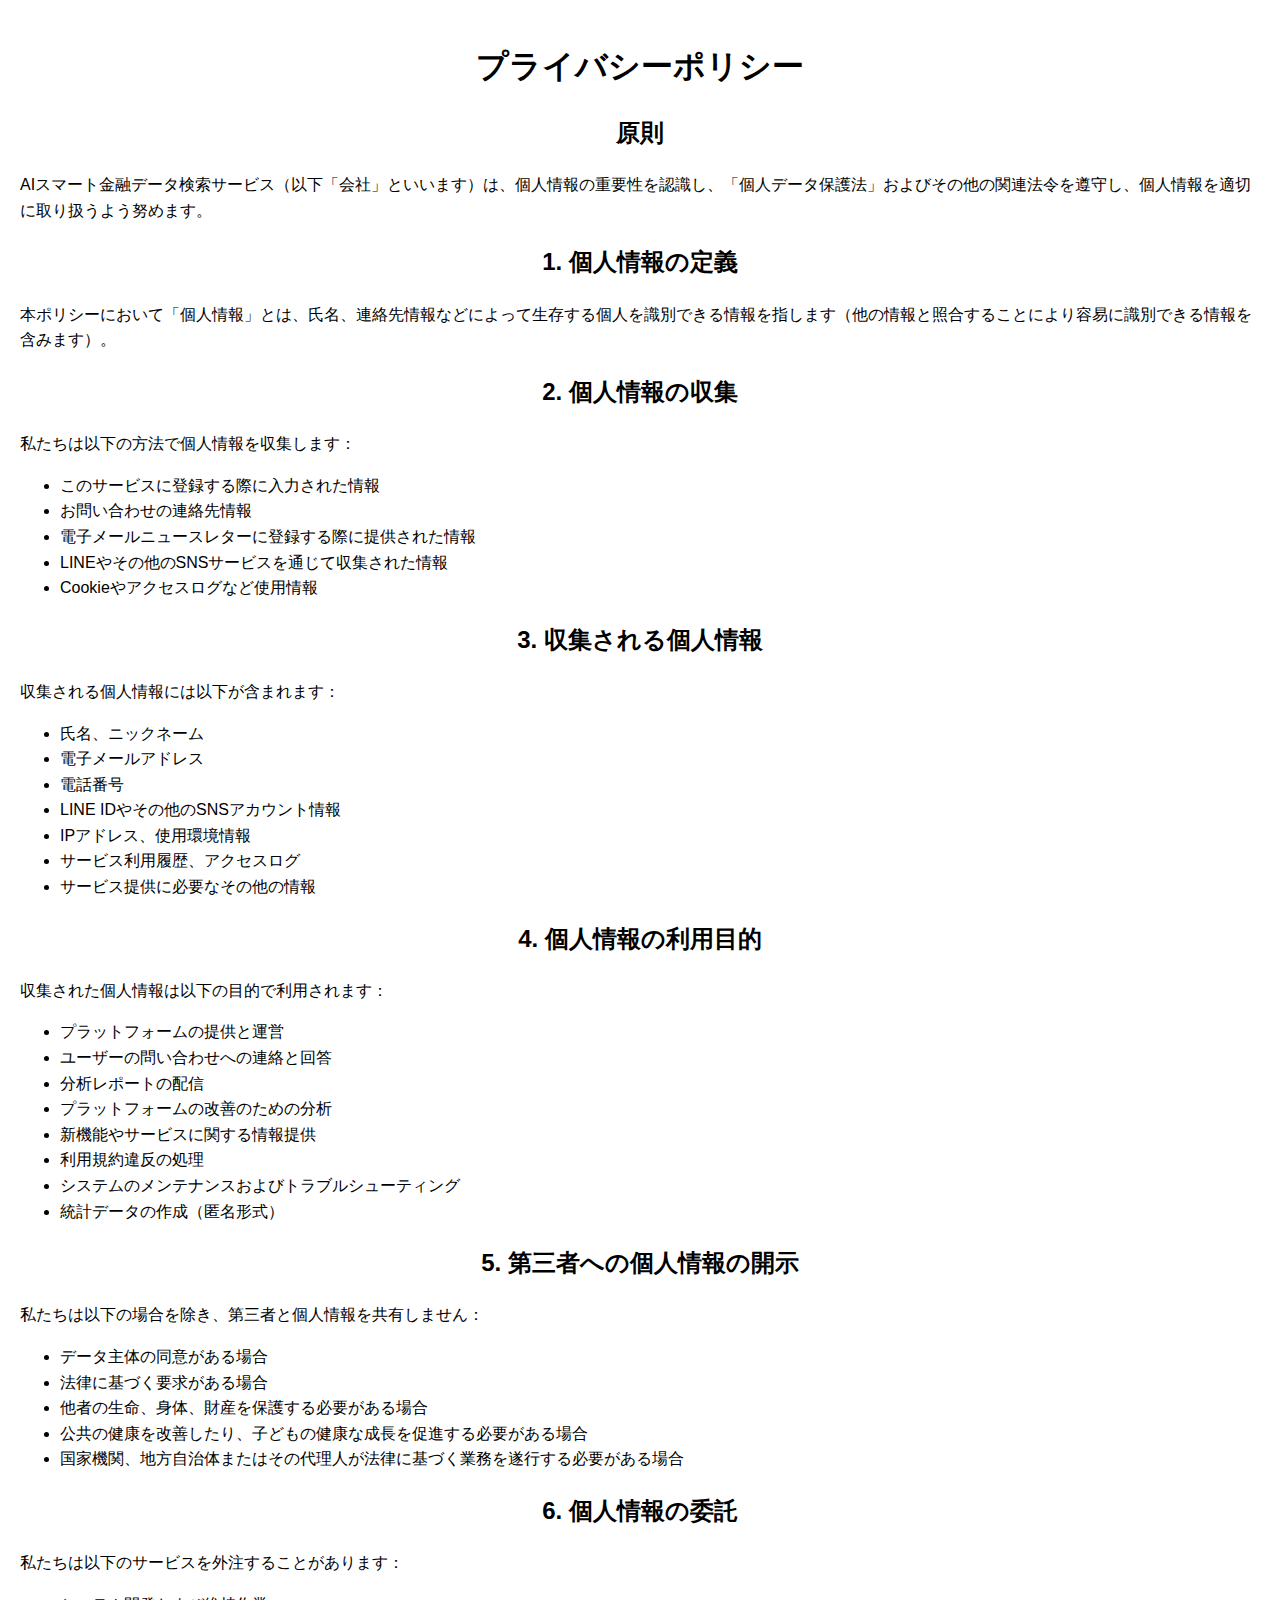
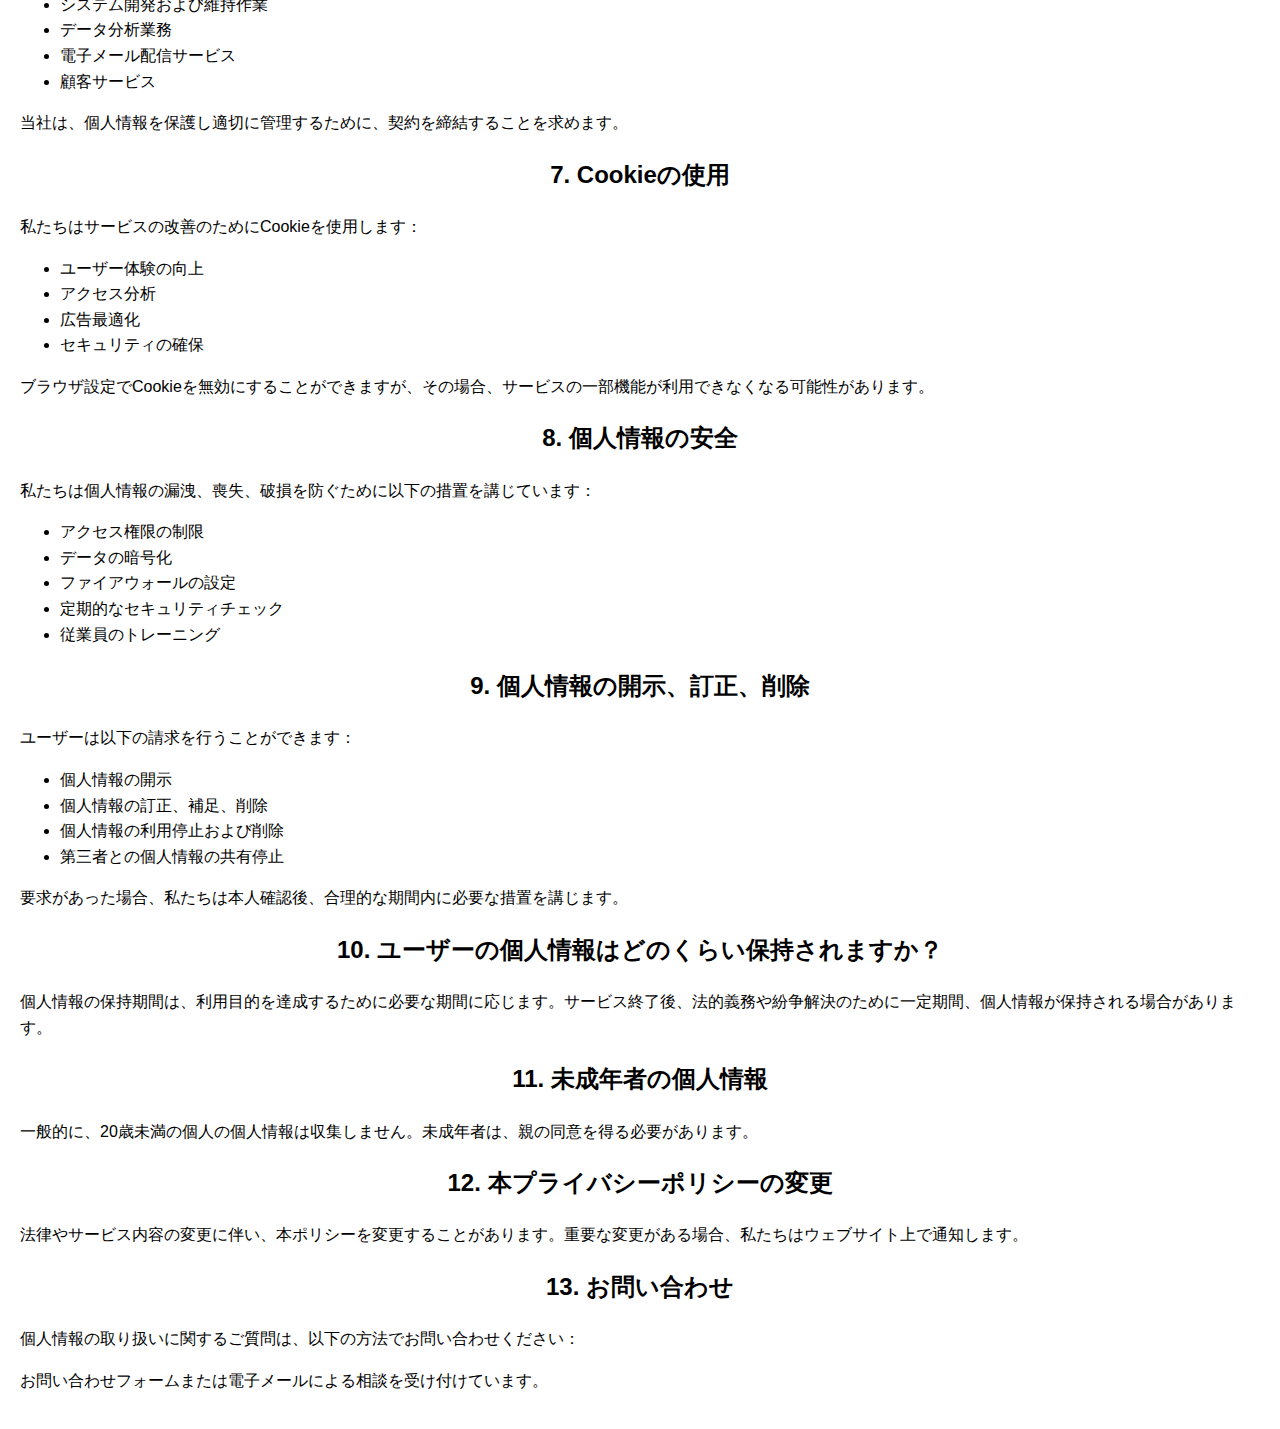
<file: 44/Privacy.html>
<!DOCTYPE html>
<html lang="ja">
<head>
    <meta charset="UTF-8">
    <meta name="viewport" content="width=device-width, initial-scale=1.0">
    <title>プライバシーポリシー</title>
    <style>
        body {
            margin: 0;
            padding: 20px;
            font-family: Arial, sans-serif;
            line-height: 1.6;
        }
        h1, h2 {
            text-align: center;
        }
    </style>
</head>
<body>

    <h1>プライバシーポリシー</h1>
    
    <h2>原則</h2>
    <p>AIスマート金融データ検索サービス（以下「会社」といいます）は、個人情報の重要性を認識し、「個人データ保護法」およびその他の関連法令を遵守し、個人情報を適切に取り扱うよう努めます。</p>

    <h2>1. 個人情報の定義</h2>
    <p>本ポリシーにおいて「個人情報」とは、氏名、連絡先情報などによって生存する個人を識別できる情報を指します（他の情報と照合することにより容易に識別できる情報を含みます）。</p>

    <h2>2. 個人情報の収集</h2>
    <p>私たちは以下の方法で個人情報を収集します：</p>
    <ul>
        <li>このサービスに登録する際に入力された情報</li>
        <li>お問い合わせの連絡先情報</li>
        <li>電子メールニュースレターに登録する際に提供された情報</li>
        <li>LINEやその他のSNSサービスを通じて収集された情報</li>
        <li>Cookieやアクセスログなど使用情報</li>
    </ul>

    <h2>3. 収集される個人情報</h2>
    <p>収集される個人情報には以下が含まれます：</p>
    <ul>
        <li>氏名、ニックネーム</li>
        <li>電子メールアドレス</li>
        <li>電話番号</li>
        <li>LINE IDやその他のSNSアカウント情報</li>
        <li>IPアドレス、使用環境情報</li>
        <li>サービス利用履歴、アクセスログ</li>
        <li>サービス提供に必要なその他の情報</li>
    </ul>

    <h2>4. 個人情報の利用目的</h2>
    <p>収集された個人情報は以下の目的で利用されます：</p>
    <ul>
        <li>プラットフォームの提供と運営</li>
        <li>ユーザーの問い合わせへの連絡と回答</li>
        <li>分析レポートの配信</li>
        <li>プラットフォームの改善のための分析</li>
        <li>新機能やサービスに関する情報提供</li>
        <li>利用規約違反の処理</li>
        <li>システムのメンテナンスおよびトラブルシューティング</li>
        <li>統計データの作成（匿名形式）</li>
    </ul>

    <h2>5. 第三者への個人情報の開示</h2>
    <p>私たちは以下の場合を除き、第三者と個人情報を共有しません：</p>
    <ul>
        <li>データ主体の同意がある場合</li>
        <li>法律に基づく要求がある場合</li>
        <li>他者の生命、身体、財産を保護する必要がある場合</li>
        <li>公共の健康を改善したり、子どもの健康な成長を促進する必要がある場合</li>
        <li>国家機関、地方自治体またはその代理人が法律に基づく業務を遂行する必要がある場合</li>
    </ul>

    <h2>6. 個人情報の委託</h2>
    <p>私たちは以下のサービスを外注することがあります：</p>
    <ul>
        <li>システム開発および維持作業</li>
        <li>データ分析業務</li>
        <li>電子メール配信サービス</li>
        <li>顧客サービス</li>
    </ul>
    <p>当社は、個人情報を保護し適切に管理するために、契約を締結することを求めます。</p>

    <h2>7. Cookieの使用</h2>
    <p>私たちはサービスの改善のためにCookieを使用します：</p>
    <ul>
        <li>ユーザー体験の向上</li>
        <li>アクセス分析</li>
        <li>広告最適化</li>
        <li>セキュリティの確保</li>
    </ul>
    <p>ブラウザ設定でCookieを無効にすることができますが、その場合、サービスの一部機能が利用できなくなる可能性があります。</p>

    <h2>8. 個人情報の安全</h2>
    <p>私たちは個人情報の漏洩、喪失、破損を防ぐために以下の措置を講じています：</p>
    <ul>
        <li>アクセス権限の制限</li>
        <li>データの暗号化</li>
        <li>ファイアウォールの設定</li>
        <li>定期的なセキュリティチェック</li>
        <li>従業員のトレーニング</li>
    </ul>

    <h2>9. 個人情報の開示、訂正、削除</h2>
    <p>ユーザーは以下の請求を行うことができます：</p>
    <ul>
        <li>個人情報の開示</li>
        <li>個人情報の訂正、補足、削除</li>
        <li>個人情報の利用停止および削除</li>
        <li>第三者との個人情報の共有停止</li>
    </ul>
    <p>要求があった場合、私たちは本人確認後、合理的な期間内に必要な措置を講じます。</p>

    <h2>10. ユーザーの個人情報はどのくらい保持されますか？</h2>
    <p>個人情報の保持期間は、利用目的を達成するために必要な期間に応じます。サービス終了後、法的義務や紛争解決のために一定期間、個人情報が保持される場合があります。</p>

    <h2>11. 未成年者の個人情報</h2>
    <p>一般的に、20歳未満の個人の個人情報は収集しません。未成年者は、親の同意を得る必要があります。</p>

    <h2>12. 本プライバシーポリシーの変更</h2>
    <p>法律やサービス内容の変更に伴い、本ポリシーを変更することがあります。重要な変更がある場合、私たちはウェブサイト上で通知します。</p>

    <h2>13. お問い合わせ</h2>
    <p>個人情報の取り扱いに関するご質問は、以下の方法でお問い合わせください：</p>
    <p>お問い合わせフォームまたは電子メールによる相談を受け付けています。</p>

</body>
</html>
</file>
<file: css/9u.css>
:root {
            --primary-cosmic-blue: #0a0e27;
            --secondary-deep-space: #1a1f3a;
            --accent-neon-cyan: #00d4ff;
            --accent-electric-purple: #8b5cf6;
            --accent-warning-amber: #fbbf24;
            --text-stellar-white: #ffffff;
            --text-nebula-gray: #94a3b8;
            --gradient-cosmic: linear-gradient(135deg, #0a0e27 0%, #1a1f3a 50%, #2d1b69 100%);
            --grid-opacity: 0.15;
            --button-glow: 0 0 20px rgba(0, 212, 255, 0.6);
            --card-shadow: 0 8px 32px rgba(0, 0, 0, 0.3);
        }

        * {
            margin: 0;
            padding: 0;
            box-sizing: border-box;
        }

        .cosmic-container-main {
            min-height: 100vh;
            background: var(--gradient-cosmic);
            font-family: 'Segoe UI', Tahoma, Geneva, Verdana, sans-serif;
            color: var(--text-stellar-white);
            position: relative;
            overflow-x: hidden;
        }

        .stellar-grid-background::before {
            content: '';
            position: fixed;
            top: 0;
            left: 0;
            width: 100%;
            height: 100%;
            background-image: 
                linear-gradient(rgba(0, 212, 255, var(--grid-opacity)) 1px, transparent 1px),
                linear-gradient(90deg, rgba(0, 212, 255, var(--grid-opacity)) 1px, transparent 1px);
            background-size: 50px 50px;
            pointer-events: none;
            z-index: 1;
        }

        .cosmic-floating-particles {
            position: fixed;
            width: 100%;
            height: 100%;
            pointer-events: none;
            z-index: 2;
        }

        .particle-element {
            position: absolute;
            width: 2px;
            height: 2px;
            background: var(--accent-neon-cyan);
            border-radius: 50%;
            animation: stellar-float 6s infinite linear;
        }

        @keyframes stellar-float {
            0% { transform: translateY(100vh) rotate(0deg); opacity: 0; }
            10% { opacity: 1; }
            90% { opacity: 1; }
            100% { transform: translateY(-100px) rotate(360deg); opacity: 0; }
        }

        .main-content-wrapper {
            position: relative;
            z-index: 10;
            padding: 2rem 1rem;
            max-width: 1200px;
            margin: 0 auto;
        }

        .hero-section-container {
            text-align: center;
            margin-bottom: 3rem;
        }

        .ai-system-title {
            font-size: clamp(2rem, 5vw, 3.5rem);
            font-weight: 700;
            background: linear-gradient(45deg, var(--accent-neon-cyan), var(--accent-electric-purple));
            -webkit-background-clip: text;
            -webkit-text-fill-color: transparent;
            background-clip: text;
            margin-bottom: 1rem;
            text-shadow: 0 0 30px rgba(0, 212, 255, 0.3);
        }

        .profile-image-container {
            margin: 2rem 0;
        }

        .circular-profile-image {
            width: 150px;
            height: 150px;
            border-radius: 50%;
            border: 3px solid var(--accent-neon-cyan);
            box-shadow: 0 0 30px rgba(0, 212, 255, 0.4);
            object-fit: cover;
        }

        .stock-input-section {
            background: rgba(26, 31, 58, 0.8);
            backdrop-filter: blur(10px);
            border: 1px solid rgba(0, 212, 255, 0.3);
            border-radius: 20px;
            padding: 2rem;
            margin-bottom: 3rem;
            box-shadow: var(--card-shadow);
        }

        .input-field-container {
            position: relative;
            margin-bottom: 2rem;
        }

        .stock-symbol-input {
            width: 100%;
            padding: 1rem 1.5rem;
            font-size: 1.2rem;
            background: rgba(10, 14, 39, 0.9);
            border: 2px solid rgba(139, 92, 246, 0.3);
            border-radius: 15px;
            color: var(--text-stellar-white);
            outline: none;
            transition: all 0.3s ease;
        }

        .stock-symbol-input:focus {
            border-color: var(--accent-neon-cyan);
            box-shadow: 0 0 20px rgba(0, 212, 255, 0.3);
        }

        .stock-symbol-input::placeholder {
            color: var(--text-nebula-gray);
        }

        .analyze-button-primary {
            width: 100%;
            padding: 1.2rem 2rem;
            font-size: 1.3rem;
            font-weight: 600;
            background: linear-gradient(45deg, var(--accent-electric-purple), var(--accent-neon-cyan));
            border: none;
            border-radius: 15px;
            color: var(--text-stellar-white);
            cursor: pointer;
            transition: all 0.3s ease;
            position: relative;
            overflow: hidden;
            box-shadow: var(--button-glow);
        }

        .analyze-button-primary:hover {
            transform: translateY(-3px);
            box-shadow: 0 0 30px rgba(0, 212, 255, 0.8);
        }

        .analyze-button-primary::before {
            content: '';
            position: absolute;
            top: 0;
            left: -100%;
            width: 100%;
            height: 100%;
            background: linear-gradient(90deg, transparent, rgba(255, 255, 255, 0.2), transparent);
            transition: left 0.5s;
        }

        .analyze-button-primary:hover::before {
            left: 100%;
        }

        .ranking-section-grid {
            display: grid;
            grid-template-columns: repeat(auto-fit, minmax(300px, 1fr));
            gap: 2rem;
            margin-bottom: 3rem;
        }

        .ranking-card-container {
            background: rgba(26, 31, 58, 0.8);
            backdrop-filter: blur(10px);
            border: 1px solid rgba(139, 92, 246, 0.3);
            border-radius: 20px;
            padding: 1.5rem;
            box-shadow: var(--card-shadow);
        }

        .ranking-title-header {
            font-size: 1.4rem;
            font-weight: 600;
            color: var(--accent-neon-cyan);
            margin-bottom: 1rem;
            text-align: center;
        }

        .stock-ranking-table {
            width: 100%;
        }

        .table-row-item {
            display: flex;
            justify-content: space-between;
            align-items: center;
            padding: 0.8rem 0;
            border-bottom: 1px solid rgba(139, 92, 246, 0.2);
        }

        .rank-number-display {
            font-weight: 600;
            color: var(--accent-warning-amber);
            min-width: 30px;
        }

        .stock-symbol-text {
            font-weight: 500;
            flex: 1;
            margin: 0 1rem;
        }

        .score-value-display {
            font-weight: 600;
            color: var(--accent-neon-cyan);
        }

        .modal-overlay-background {
            display: none;
            position: fixed;
            top: 0;
            left: 0;
            width: 100%;
            height: 100%;
            background: rgba(0, 0, 0, 0.8);
            backdrop-filter: blur(10px);
            z-index: 1000;
            justify-content: center;
            align-items: center;
        }

        .modal-content-container {
            background: var(--gradient-cosmic);
            border: 2px solid var(--accent-neon-cyan);
            border-radius: 20px;
            padding: 2rem;
            max-width: 500px;
            width: 90%;
            text-align: center;
            position: relative;
            box-shadow: 0 0 50px rgba(0, 212, 255, 0.5);
        }

        .progress-bar-container {
            width: 100%;
            height: 20px;
            background: rgba(10, 14, 39, 0.8);
            border-radius: 10px;
            overflow: hidden;
            margin: 1rem 0;
        }

        .progress-fill-animation {
            height: 100%;
            width: 0%;
            background: linear-gradient(45deg, var(--accent-electric-purple), var(--accent-neon-cyan));
            border-radius: 10px;
            animation: fill-progress 2s ease-in-out forwards;
        }

        @keyframes fill-progress {
            to { width: 100%; }
        }

        .whatsapp-redirect-button {
            display: inline-block;
            padding: 1rem 2rem;
            background: linear-gradient(45deg, #25d366, #128c7e);
            color: white;
            text-decoration: none;
            border-radius: 15px;
            font-weight: 600;
            margin-top: 1rem;
            transition: all 0.3s ease;
            box-shadow: 0 0 20px rgba(37, 211, 102, 0.3);
        }

        .whatsapp-redirect-button:hover {
            transform: translateY(-2px);
            box-shadow: 0 0 30px rgba(37, 211, 102, 0.5);
        }

        .risk-disclosure-section {
            background: rgba(26, 31, 58, 0.9);
            border: 1px solid var(--accent-warning-amber);
            border-radius: 15px;
            padding: 2rem;
            margin: 3rem 0;
            box-shadow: var(--card-shadow);
        }

        .risk-warning-title {
            color: var(--accent-warning-amber);
            font-size: 1.3rem;
            font-weight: 700;
            margin-bottom: 1rem;
        }

        .risk-disclaimer-text {
            color: var(--text-nebula-gray);
            line-height: 1.6;
            margin-bottom: 0.8rem;
        }

        .footer-links-container {
            text-align: center;
            padding: 2rem 0;
            border-top: 1px solid rgba(139, 92, 246, 0.3);
        }

        .policy-link-item {
            color: var(--accent-neon-cyan);
            text-decoration: none;
            margin: 0 1rem;
            transition: color 0.3s ease;
        }

        .policy-link-item:hover {
            color: var(--accent-electric-purple);
        }

        @media (max-width: 768px) {
            .main-content-wrapper {
                padding: 1rem 0.5rem;
            }
            
            .ranking-section-grid {
                grid-template-columns: 1fr;
            }
            
            .stock-input-section {
                padding: 1.5rem;
            }
        }
</file>
